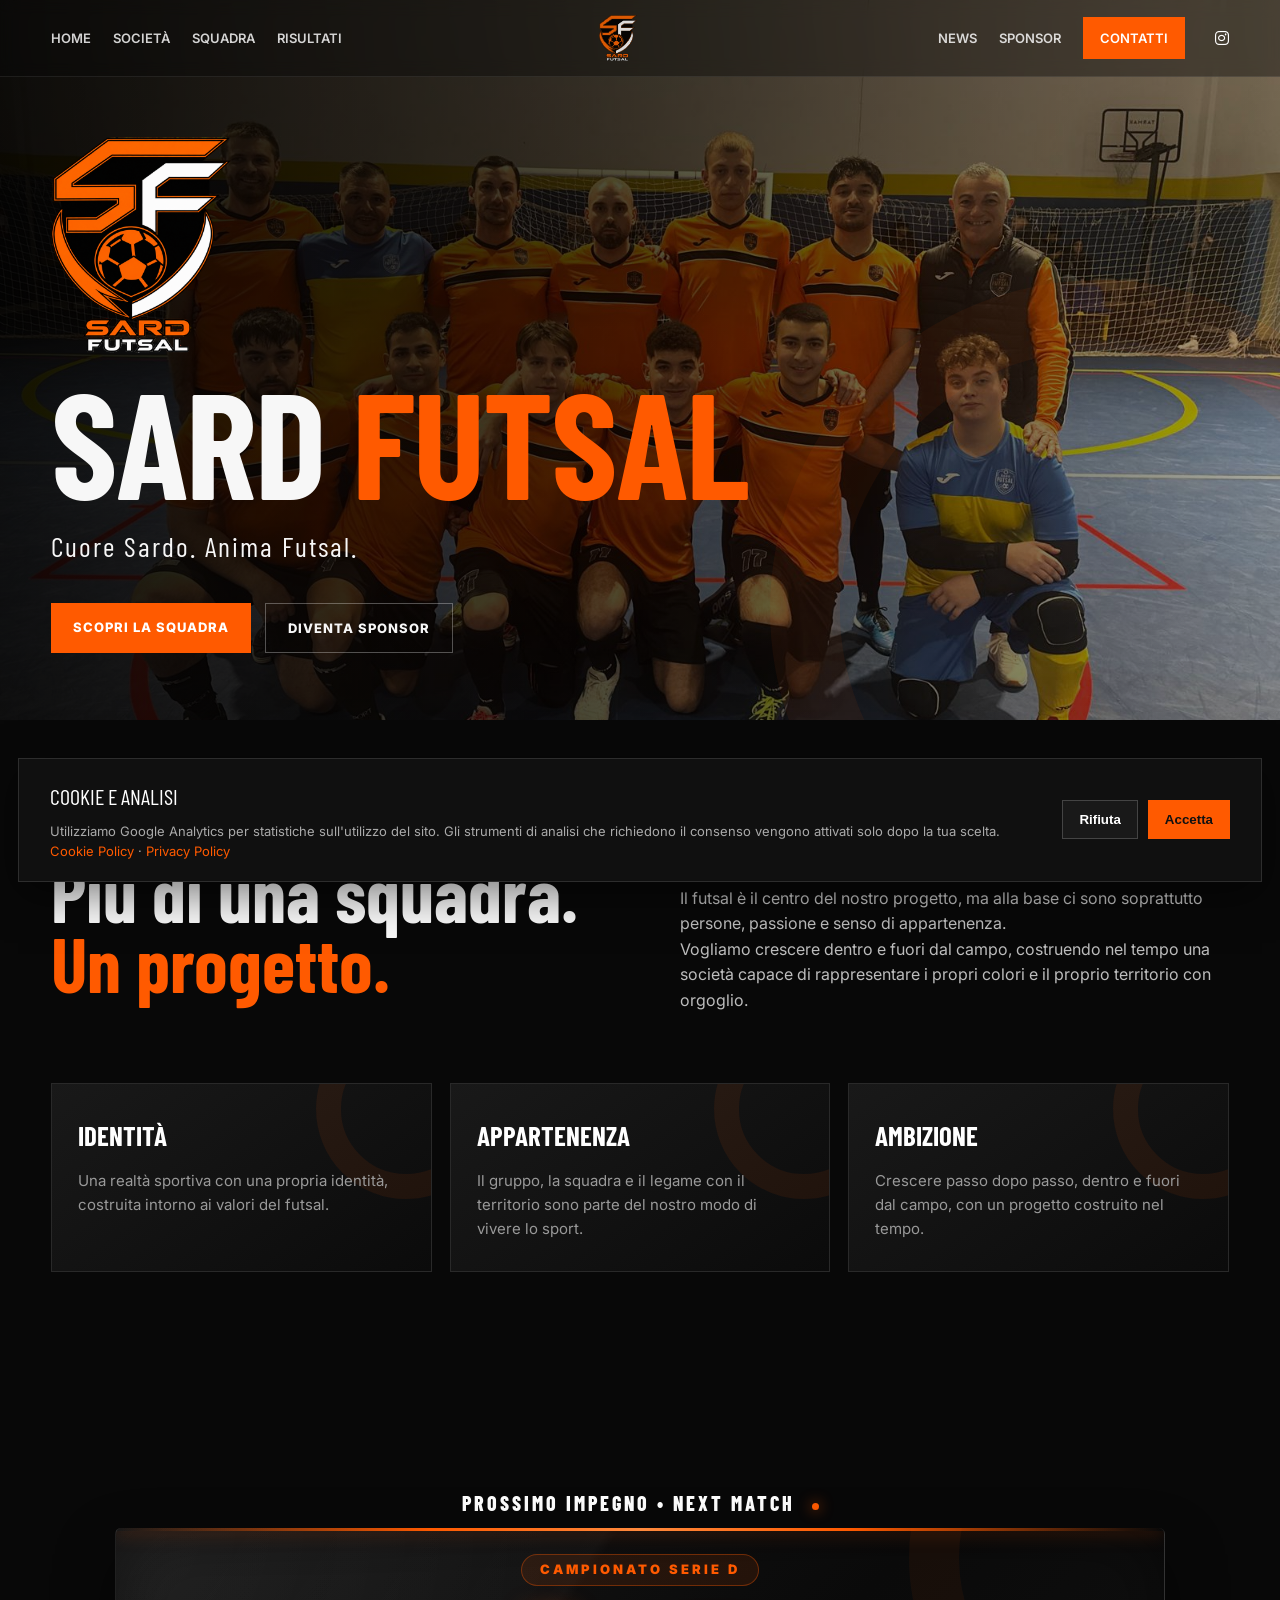
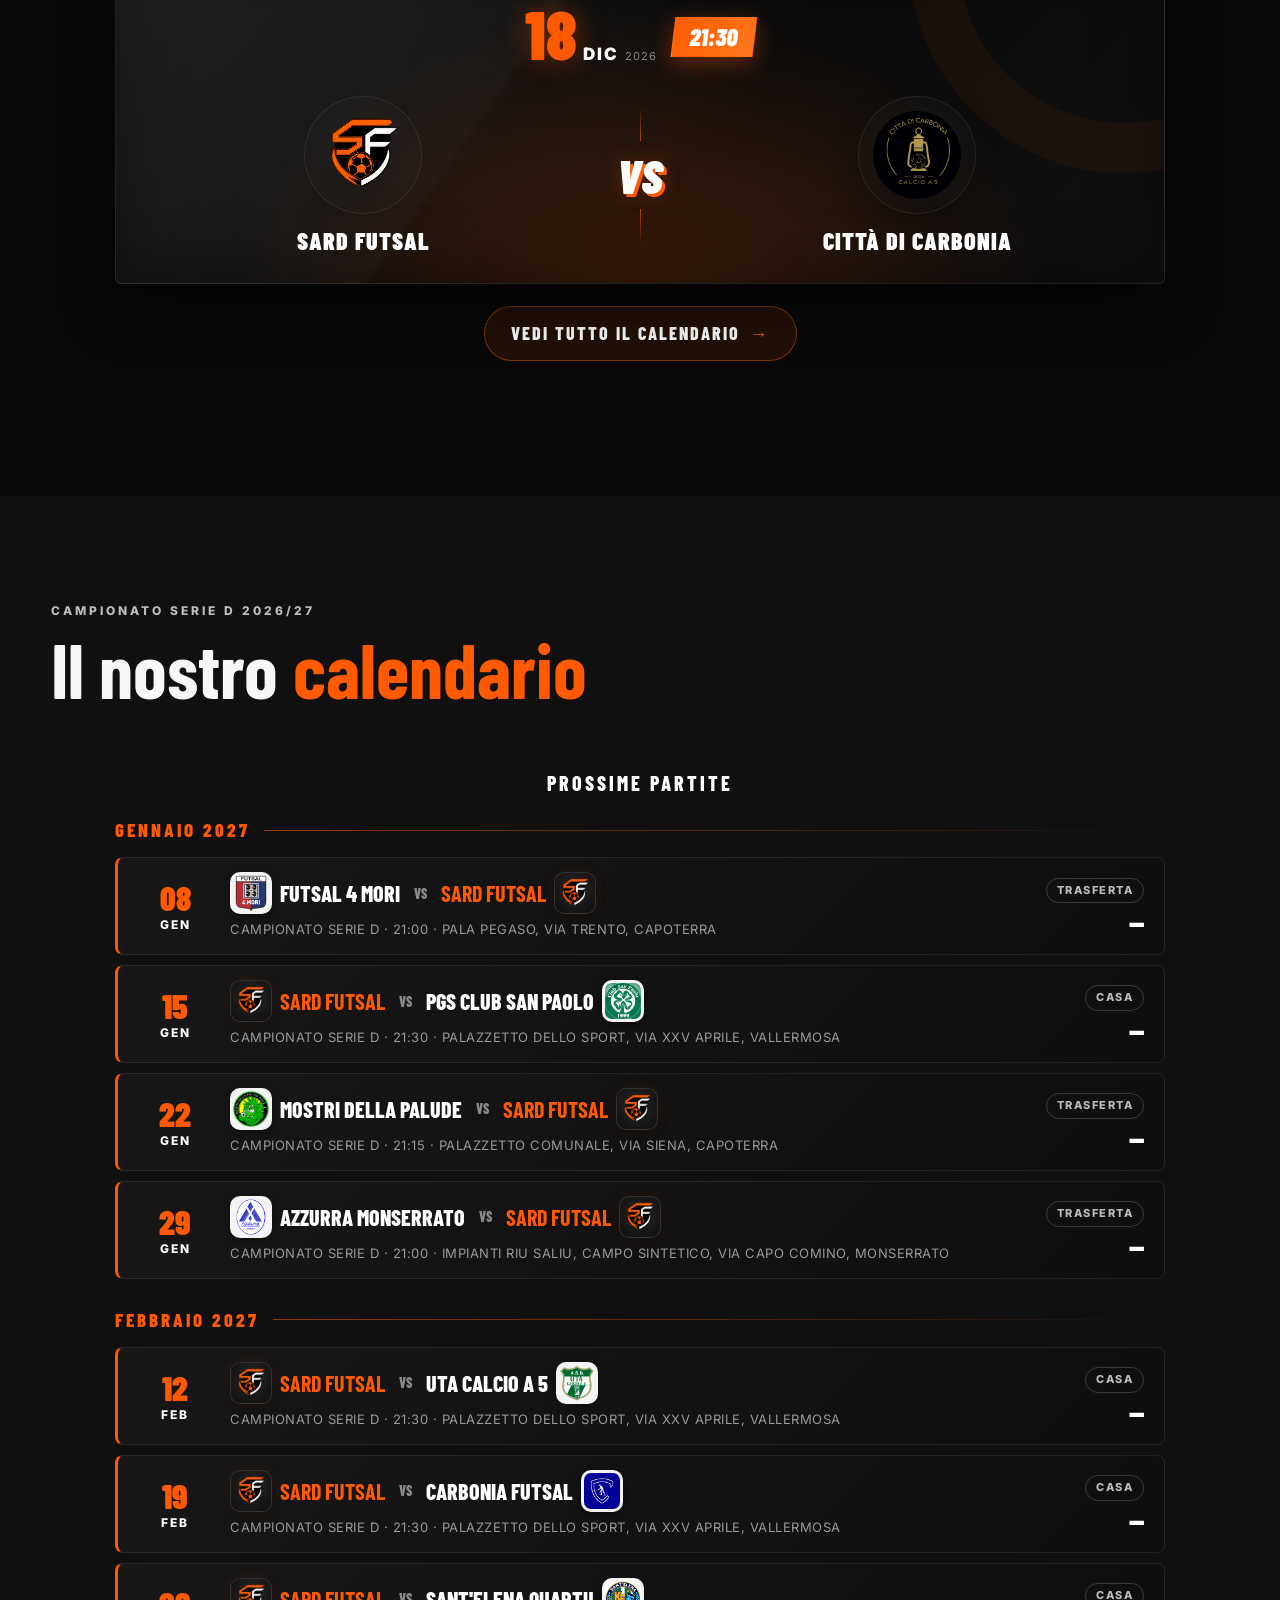
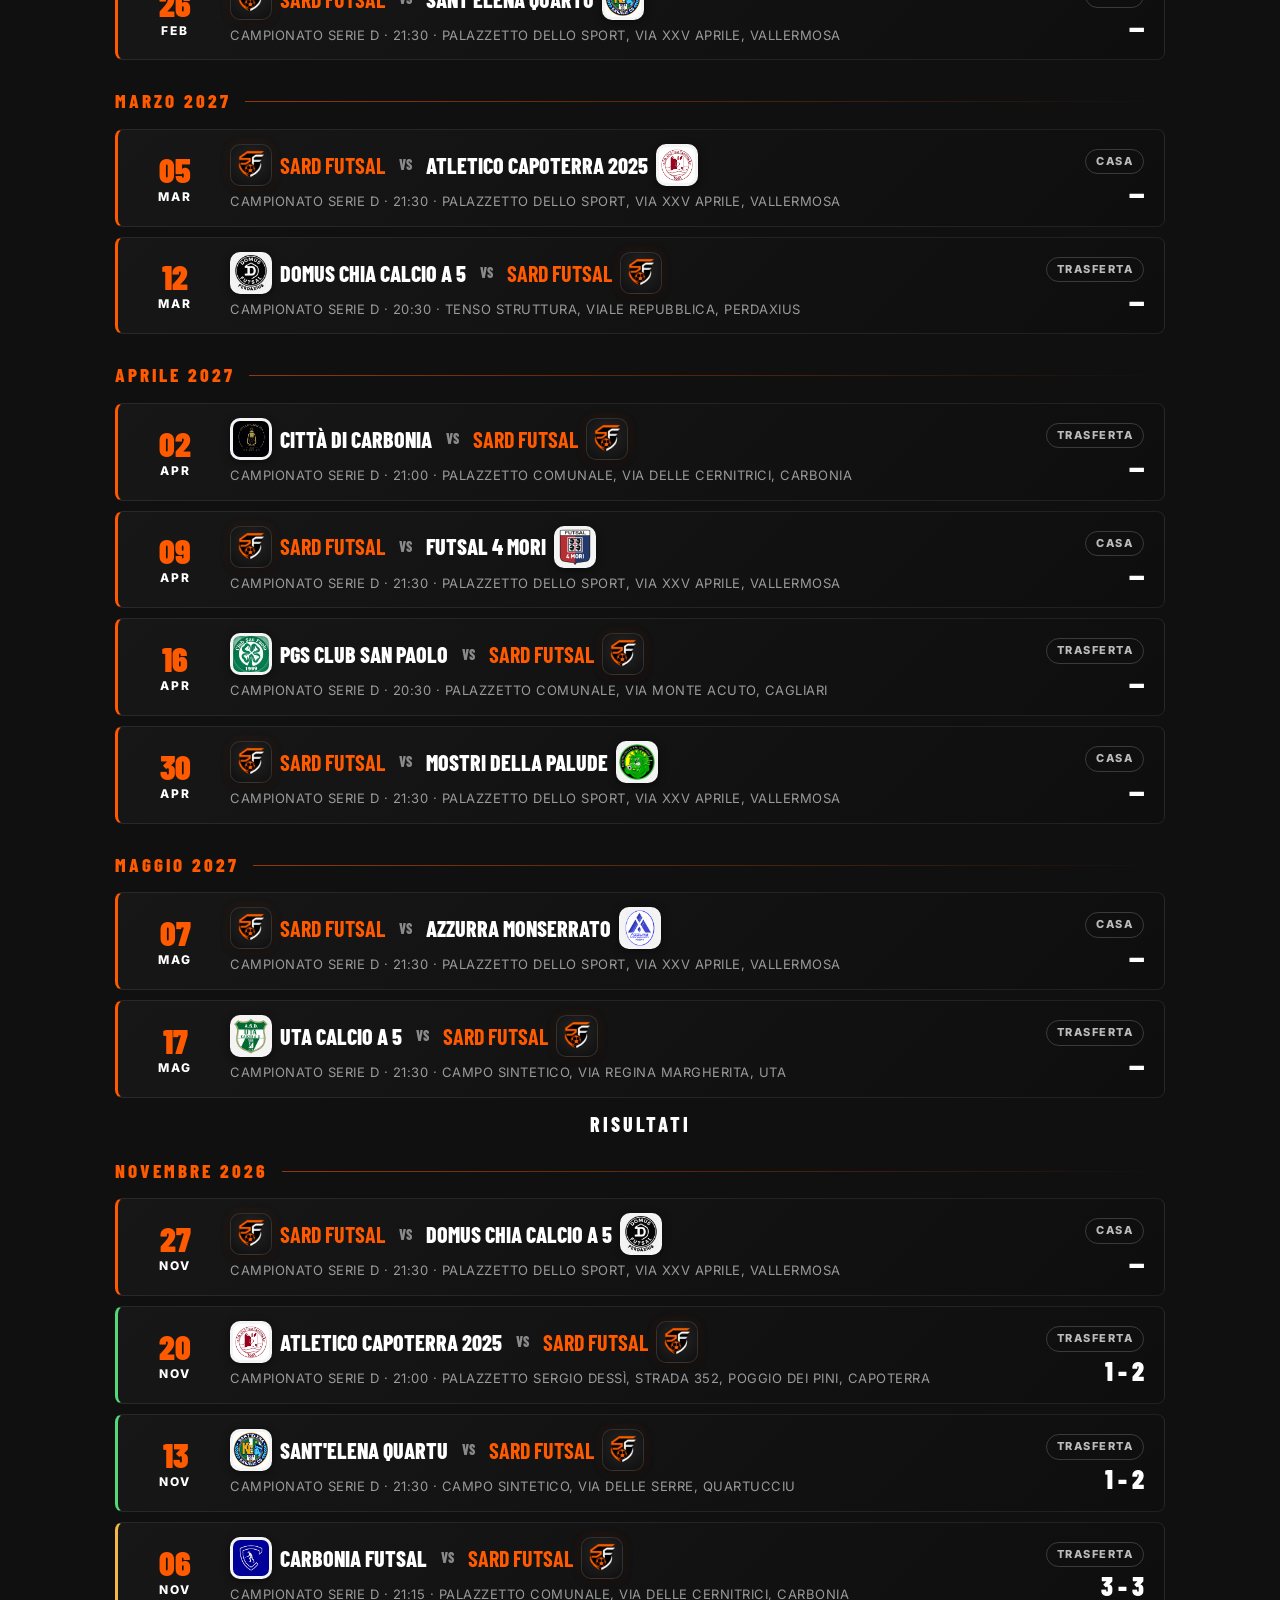
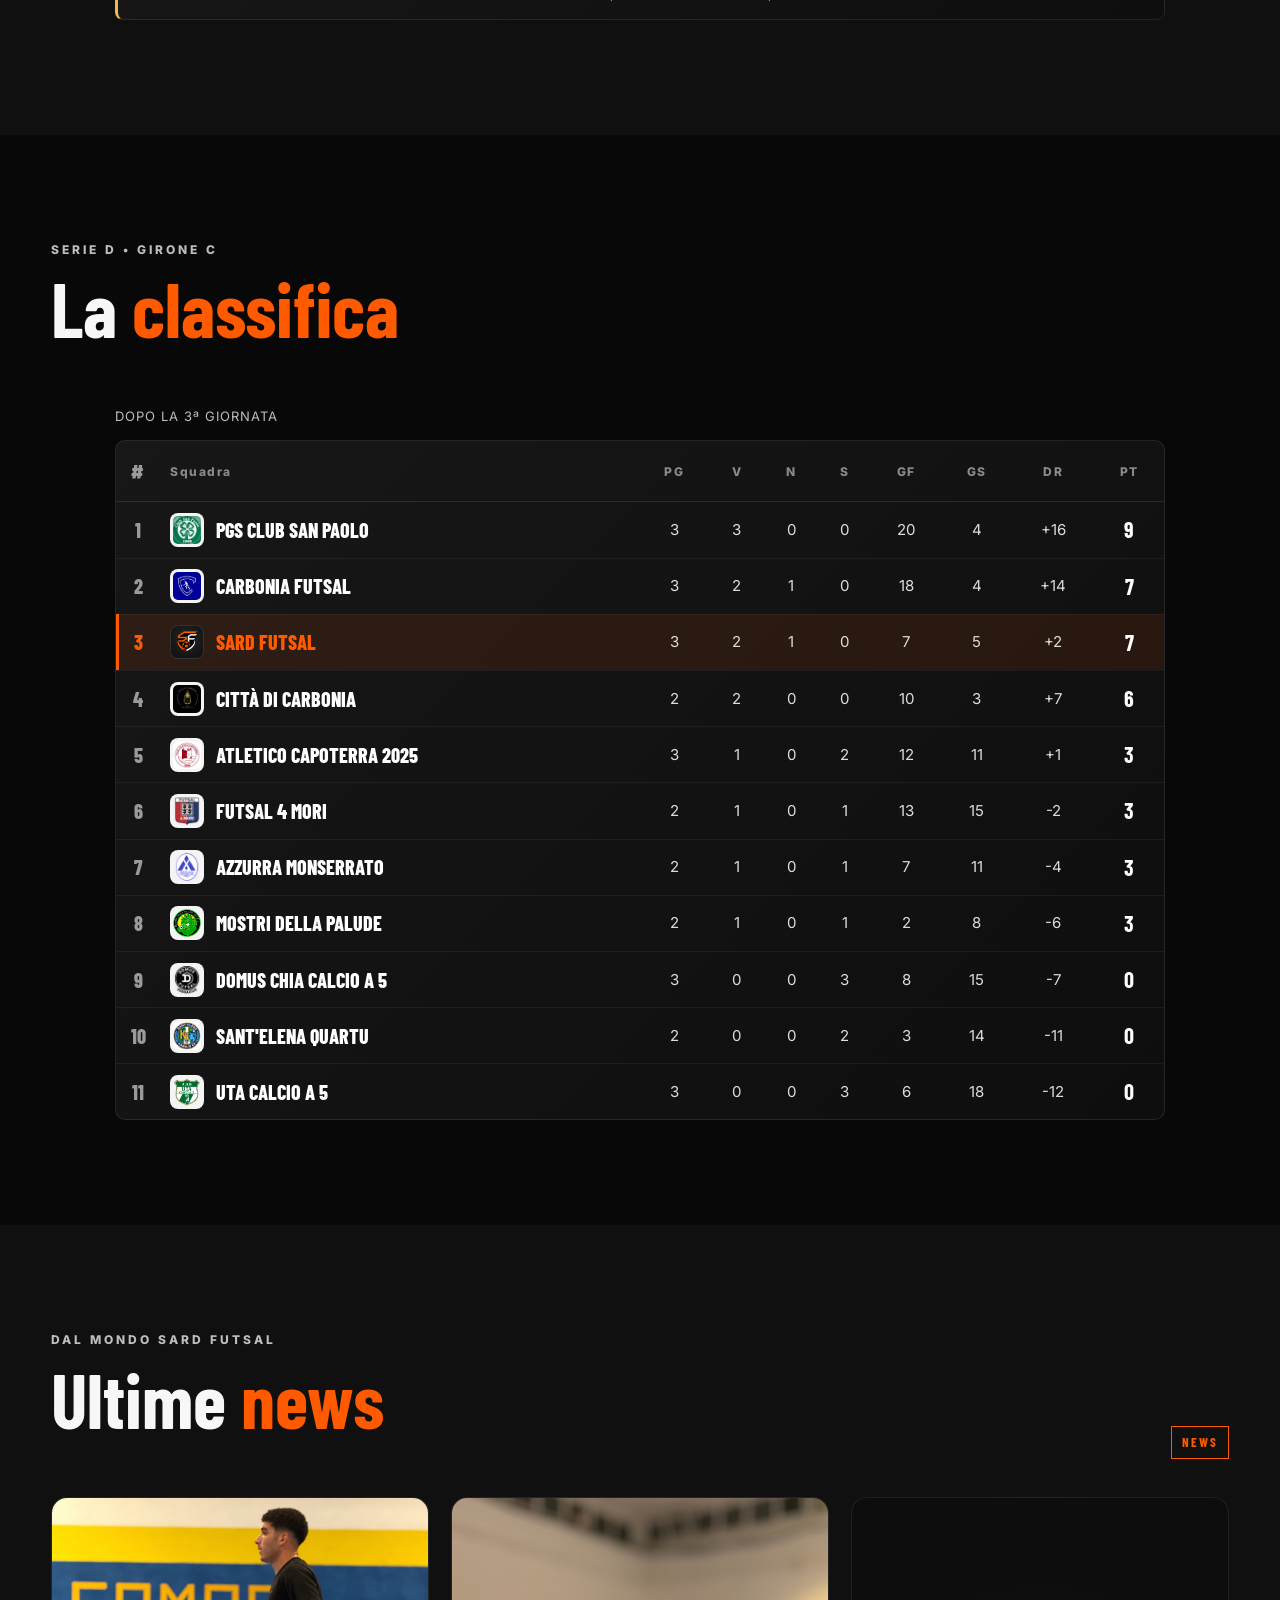
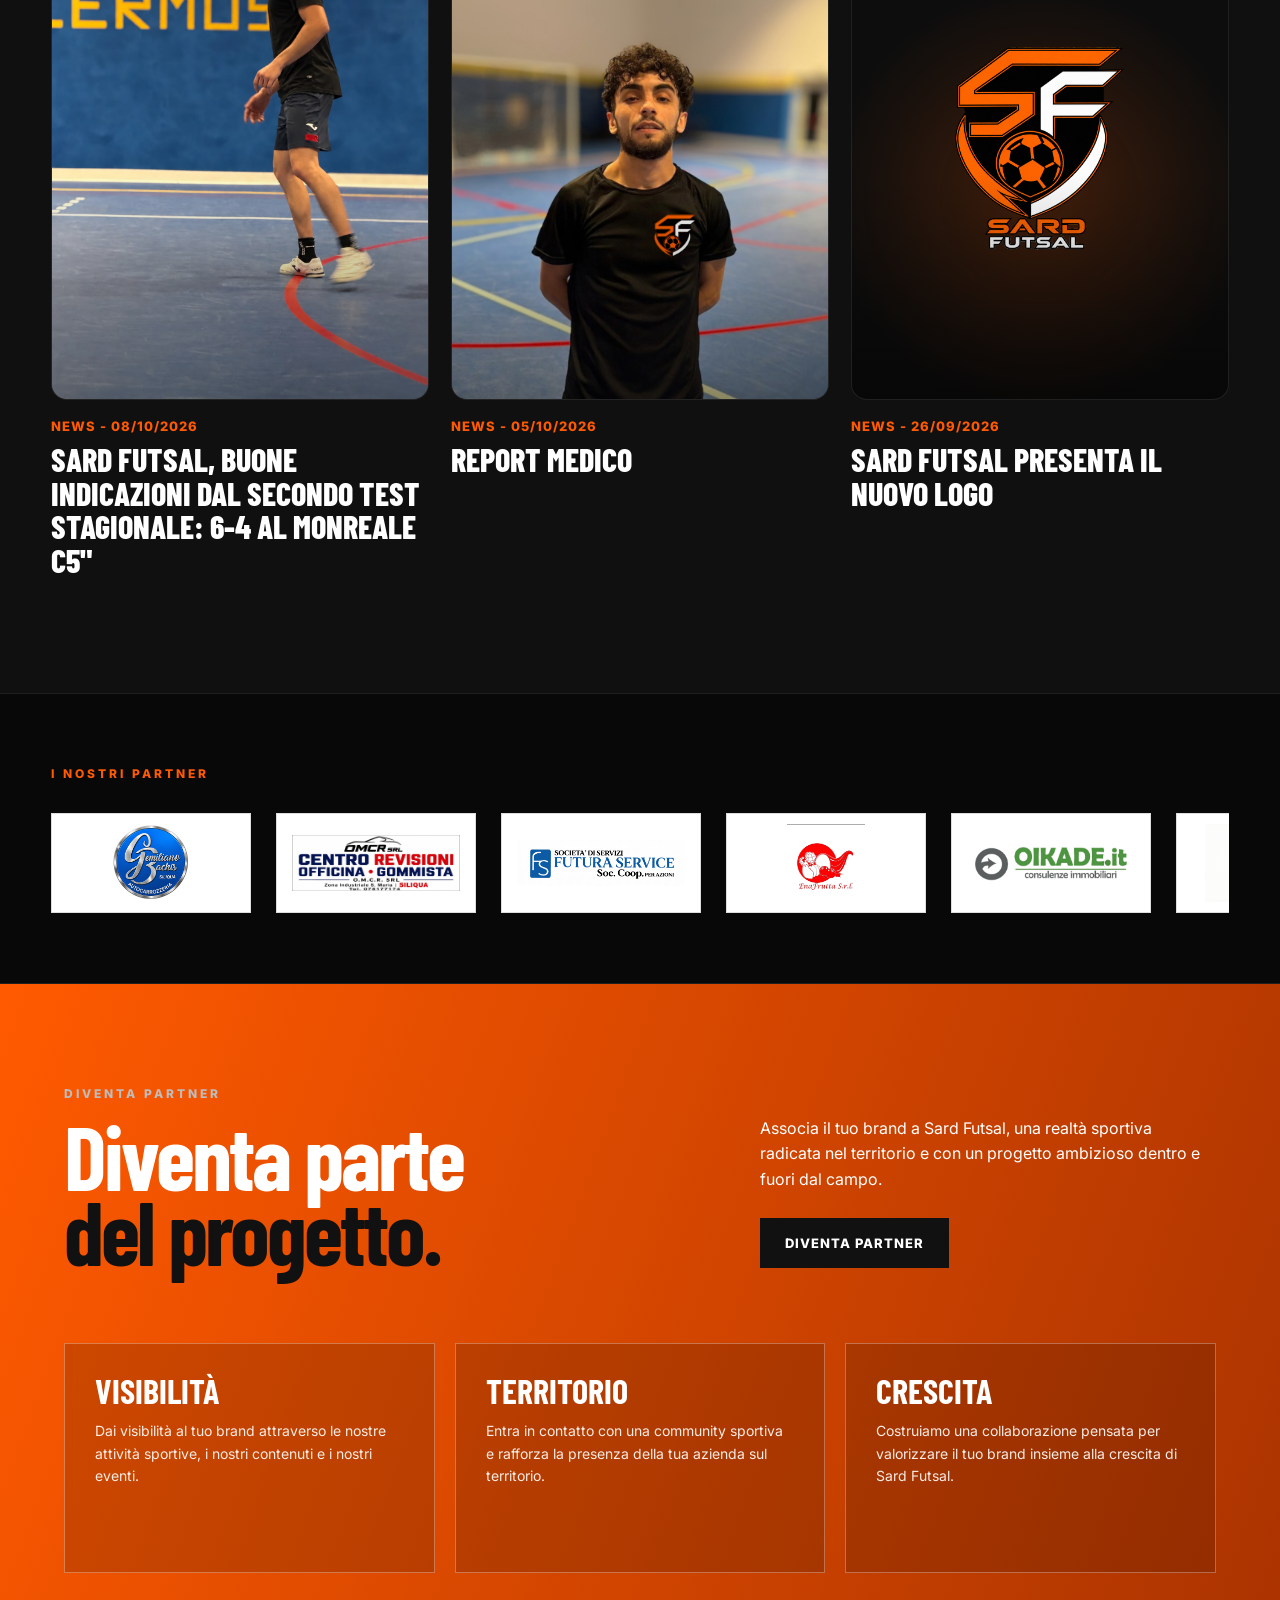
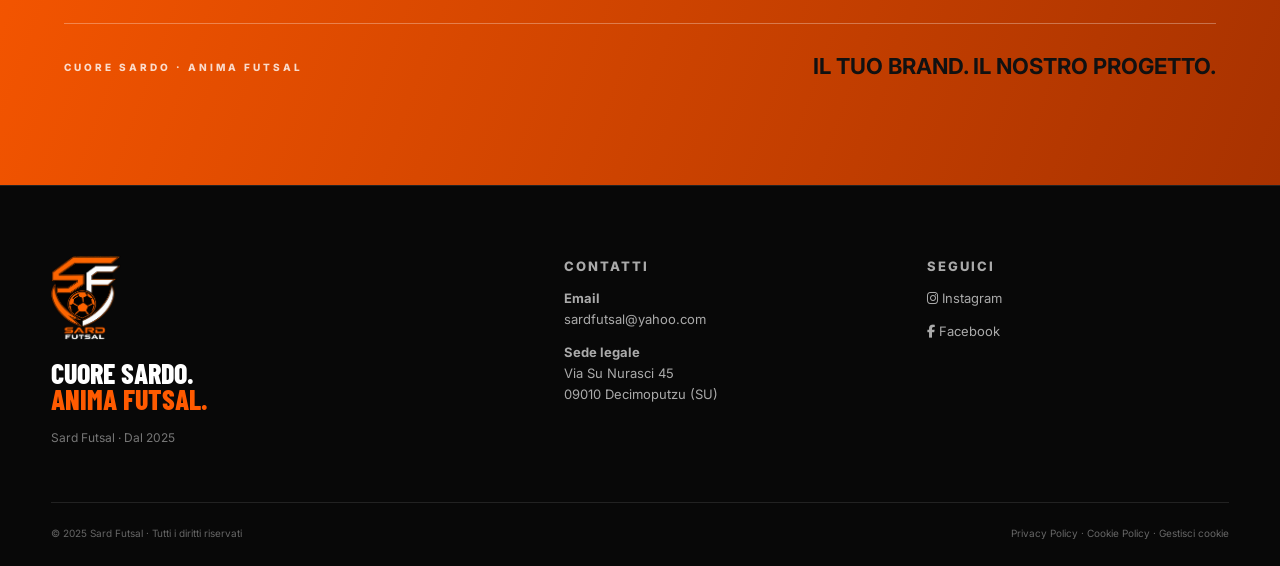
<file: index.html>
<!DOCTYPE html>

<html lang="it">

<head>

 

  <meta charset="UTF-8">

  <meta name="viewport" content="width=device-width, initial-scale=1.0">

  <meta name="description" content="Sard Futsal, società di calcio a 5 di Decimoputzu. Scopri squadra, rosa, partite, risultati, news e tutte le attività del club.">

<title>Sard Futsal | Decimoputzu |Squadra di calcio a 5</title>

 <link rel="icon" type="image/png" href="favicon.png">

<link rel="canonical" href="https://www.sardfutsal.it/">

  <meta property="og:type" content="website">
  <meta property="og:site_name" content="Sard Futsal">
  <meta property="og:title" content="Sard Futsal | Decimoputzu | Squadra di calcio a 5">
  <meta property="og:description" content="Sard Futsal, società di calcio a 5 di Decimoputzu. Scopri squadra, rosa, partite, risultati, news e tutte le attività del club.">
  <meta property="og:image" content="https://www.sardfutsal.it/images/sard-futsal-logo-web.png">
  <meta property="og:url" content="https://www.sardfutsal.it/">
  <meta name="twitter:card" content="summary_large_image">
  <meta name="twitter:title" content="Sard Futsal | Decimoputzu | Squadra di calcio a 5">
  <meta name="twitter:description" content="Sard Futsal, società di calcio a 5 di Decimoputzu. Scopri squadra, rosa, partite, risultati, news e tutte le attività del club.">
  <meta name="twitter:image" content="https://www.sardfutsal.it/images/sard-futsal-logo-web.png">

 <script type="application/ld+json">



{

  "@context": "https://schema.org",

  "@type": "SportsTeam",

  "name": "Sard Futsal",

  "url": "https://www.sardfutsal.it/",

  "sport": "Futsal",

  "description": "Società di calcio a 5 di Decimoputzu, Sardegna.",

  "foundingDate": "2025",

  "address": {

    "@type": "PostalAddress",

    "addressLocality": "Decimoputzu",

    "addressRegion": "Sardegna",

    "addressCountry": "IT"

  }

}

</script>

  <link rel="stylesheet" href="style.css">

    

  <link rel="stylesheet" href="https://cdnjs.cloudflare.com/ajax/libs/font-awesome/6.5.2/css/all.min.css">

 <!-- Google tag (gtag.js) -->

<script async src="https://www.googletagmanager.com/gtag/js?id=G-Z5KLM8DMQ9"></script>

<script>

  window.dataLayer = window.dataLayer || [];

  function gtag(){dataLayer.push(arguments);}

  gtag('js', new Date());



  gtag('config', 'G-Z5KLM8DMQ9');

</script>

</head>

 <script src="script.js"></script>

<body>

<header class="site-header">

  <div class="container nav">

    <button class="menu-toggle" aria-label="Apri menu">☰</button>
      <a class="brand brand-mobile" href="#home"><img class="brand-logo" src="sard-futsal-logo.png" alt="Logo Sard Futsal"><span>SARD FUTSAL</span></a>
      <nav id="main-nav">
        <div class="nav-left">
          <a href="#home">Home</a>
        <a href="societa.html">Società</a>
        <a href="squadra.html">Squadra</a>
        <a href="#risultati">Risultati</a>
        </div>
        <a class="brand brand-desktop" href="#home"><img class="brand-logo" src="sard-futsal-logo.png" alt="Logo Sard Futsal"></a>
        <div class="nav-right">
          <a href="news.html">News</a>
        <a href="#sponsor">Sponsor</a>
        <a class="nav-cta" href="#contatti">Contatti</a>
        </div>
      </nav>
      <a class="nav-icon" href="https://www.instagram.com/sardfutsal" target="_blank" rel="noopener" aria-label="Instagram Sard Futsal"><i class="fa-brands fa-instagram"></i></a>

  </div>

</header>



<main>

<section id="home" class="hero hero-team-photo">

  <div class="hero-overlay"></div>

  <div class="container hero-content">

    <img class="hero-logo" src="sard-futsal-logo.png" alt="Sard Futsal">



    <h1>SARD <span>FUTSAL</span></h1>

    <p class="tagline">Cuore Sardo. Anima Futsal.</p>

    <div class="hero-actions">

      <a class="btn btn-primary" href="squadra.html">Scopri la squadra</a>

      <a class="btn btn-ghost" href="#sponsor">Diventa sponsor</a>

    </div>

  </div>

</section>



<!-- IDENTITÀ -->



<section id="identita" class="section">

  <div class="container">



    <div class="split">



      <div>

        <p class="eyebrow orange">LA NOSTRA IDENTITÀ</p>



        <h2>

          Più di una squadra.<br>

          <span>Un progetto.</span>

        </h2>

      </div>



      <div>

        <p>

          Sard Futsal nasce nel 2025 con l'obiettivo di costruire

          una realtà sportiva riconoscibile, ambiziosa e profondamente

          legata alla Sardegna.

        </p>



        <p>

          Il futsal è il centro del nostro progetto, ma alla base ci sono

          soprattutto persone, passione e senso di appartenenza.

        </p>



        <p>

          Vogliamo crescere dentro e fuori dal campo, costruendo nel tempo

          una società capace di rappresentare i propri colori e il proprio

          territorio con orgoglio.

        </p>

      </div>



    </div>





    <!-- I NOSTRI VALORI -->



  <div class="values-grid">



  <article class="value-card">

    <h3>IDENTITÀ</h3>

    <p>

      Una realtà sportiva con una propria identità,

      costruita intorno ai valori del futsal.

    </p>

  </article>



  <article class="value-card">

    <h3>APPARTENENZA</h3>

    <p>

      Il gruppo, la squadra e il legame con il territorio

      sono parte del nostro modo di vivere lo sport.

    </p>

  </article>



  <article class="value-card">

    <h3>AMBIZIONE</h3>

    <p>

      Crescere passo dopo passo, dentro e fuori dal campo,

      con un progetto costruito nel tempo.

    </p>

  </article>



</div>



  </div>

</section>



  

<!-- RISULTATI E CALENDARIO -->

<section id="risultati" class="section results-section">

 <!-- MATCHES_AUTO_START -->

    <div class="match-card-wrapper is-next-match">

        <div class="match-card-label">
            PROSSIMO IMPEGNO • NEXT MATCH
        </div>

        <article class="match-card">

            <div class="match-main">

                <div class="match-competition">
                    CAMPIONATO SERIE D
                </div>


                <div class="match-date-column">

                    <div class="match-date">

                        <span class="match-date-day">
                            18
                        </span>

                        <span class="match-date-month">
                            DIC
                        </span>

                        <span class="match-date-year">
                            2026
                        </span>

                    </div>

                    <span class="match-date-time">
                        21:30
                    </span>

                </div>


                <div class="match-teams">


                    <div class="match-team">

                        <img src="images/logosardfutsal.png" alt="SARD FUTSAL" class="match-team-logo" loading="lazy">

                        <h3>
                            SARD FUTSAL
                        </h3>

                    </div>


                    <div class="match-vs">

                        <span></span>

                        <div class="match-vs-center">

                            <span class="match-time">
                                VS
                            </span>

                        </div>

                        <span></span>

                    </div>


                    <div class="match-team">

                        <img src="images/logo-citta-di-carbonia.jpg" alt="Città di Carbonia" class="match-team-logo" loading="lazy">

                        <h3>
                            Città di Carbonia
                        </h3>

                    </div>


                </div>


                <div class="match-scorers-row">

                    <div class="match-scorers-home"></div>

                    <div class="match-scorers-spacer">
                    </div>

                    <div class="match-scorers-away"></div>

                </div>


            </div>

        </article>

        <a class="match-calendar-link" href="#calendario">
            VEDI TUTTO IL CALENDARIO <span>&rarr;</span>
        </a>

    </div>
    
<!-- MATCHES_AUTO_END -->

</section>

<!-- CALENDARIO -->

<section id="calendario" class="section calendar-section">

  <div class="container">

    <div class="section-heading">

      <div>

        <p class="eyebrow orange">CAMPIONATO SERIE D 2026/27</p>

        <h2>Il nostro <span>calendario</span></h2>

      </div>

    </div>

<div class="calendar-wrapper">
<!-- CALENDAR_AUTO_START -->
<div class="calendar-block"><div class="calendar-title">PROSSIME PARTITE</div><div class="calendar-month">GENNAIO 2027</div>
        <div class="calendar-row is-upcoming">
            <div class="calendar-date">
                <strong>08</strong>
                <span>GEN</span>
            </div>
            <div class="calendar-info">
                <div class="calendar-teams"><img src="images/logo-futsal-4-mori.png" alt="" class="calendar-logo" loading="lazy"><span>Futsal 4 Mori</span> <em>vs</em> <b>SARD FUTSAL</b><img src="images/logosardfutsal.png" alt="" class="calendar-logo is-sard" loading="lazy"></div>
                <div class="calendar-meta">CAMPIONATO SERIE D · 21:00 · Pala Pegaso, Via Trento, Capoterra</div>
            </div>
            <div class="calendar-side">
                <span class="calendar-tag">TRASFERTA</span>
                <span class="calendar-score">—</span>
            </div>
        </div>
        <div class="calendar-row is-upcoming">
            <div class="calendar-date">
                <strong>15</strong>
                <span>GEN</span>
            </div>
            <div class="calendar-info">
                <div class="calendar-teams"><img src="images/logosardfutsal.png" alt="" class="calendar-logo is-sard" loading="lazy"><b>SARD FUTSAL</b> <em>vs</em> <span>PGS Club San Paolo</span><img src="images/logo-pgs-club-san-paolo.jpg" alt="" class="calendar-logo" loading="lazy"></div>
                <div class="calendar-meta">CAMPIONATO SERIE D · 21:30 · Palazzetto dello Sport, Via XXV Aprile, Vallermosa</div>
            </div>
            <div class="calendar-side">
                <span class="calendar-tag">CASA</span>
                <span class="calendar-score">—</span>
            </div>
        </div>
        <div class="calendar-row is-upcoming">
            <div class="calendar-date">
                <strong>22</strong>
                <span>GEN</span>
            </div>
            <div class="calendar-info">
                <div class="calendar-teams"><img src="images/logo-mostri-della-palude.webp" alt="" class="calendar-logo" loading="lazy"><span>Mostri della Palude</span> <em>vs</em> <b>SARD FUTSAL</b><img src="images/logosardfutsal.png" alt="" class="calendar-logo is-sard" loading="lazy"></div>
                <div class="calendar-meta">CAMPIONATO SERIE D · 21:15 · Palazzetto Comunale, Via Siena, Capoterra</div>
            </div>
            <div class="calendar-side">
                <span class="calendar-tag">TRASFERTA</span>
                <span class="calendar-score">—</span>
            </div>
        </div>
        <div class="calendar-row is-upcoming">
            <div class="calendar-date">
                <strong>29</strong>
                <span>GEN</span>
            </div>
            <div class="calendar-info">
                <div class="calendar-teams"><img src="images/logo-azzurra-monserrato.png" alt="" class="calendar-logo" loading="lazy"><span>Azzurra Monserrato</span> <em>vs</em> <b>SARD FUTSAL</b><img src="images/logosardfutsal.png" alt="" class="calendar-logo is-sard" loading="lazy"></div>
                <div class="calendar-meta">CAMPIONATO SERIE D · 21:00 · Impianti Riu Saliu, Campo Sintetico, Via Capo Comino, Monserrato</div>
            </div>
            <div class="calendar-side">
                <span class="calendar-tag">TRASFERTA</span>
                <span class="calendar-score">—</span>
            </div>
        </div><div class="calendar-month">FEBBRAIO 2027</div>
        <div class="calendar-row is-upcoming">
            <div class="calendar-date">
                <strong>12</strong>
                <span>FEB</span>
            </div>
            <div class="calendar-info">
                <div class="calendar-teams"><img src="images/logosardfutsal.png" alt="" class="calendar-logo is-sard" loading="lazy"><b>SARD FUTSAL</b> <em>vs</em> <span>Uta Calcio a 5</span><img src="images/logo-uta-calcio-a5.png" alt="" class="calendar-logo" loading="lazy"></div>
                <div class="calendar-meta">CAMPIONATO SERIE D · 21:30 · Palazzetto dello Sport, Via XXV Aprile, Vallermosa</div>
            </div>
            <div class="calendar-side">
                <span class="calendar-tag">CASA</span>
                <span class="calendar-score">—</span>
            </div>
        </div>
        <div class="calendar-row is-upcoming">
            <div class="calendar-date">
                <strong>19</strong>
                <span>FEB</span>
            </div>
            <div class="calendar-info">
                <div class="calendar-teams"><img src="images/logosardfutsal.png" alt="" class="calendar-logo is-sard" loading="lazy"><b>SARD FUTSAL</b> <em>vs</em> <span>Carbonia Futsal</span><img src="images/logo-carbonia-futsal.jpg" alt="" class="calendar-logo" loading="lazy"></div>
                <div class="calendar-meta">CAMPIONATO SERIE D · 21:30 · Palazzetto dello Sport, Via XXV Aprile, Vallermosa</div>
            </div>
            <div class="calendar-side">
                <span class="calendar-tag">CASA</span>
                <span class="calendar-score">—</span>
            </div>
        </div>
        <div class="calendar-row is-upcoming">
            <div class="calendar-date">
                <strong>26</strong>
                <span>FEB</span>
            </div>
            <div class="calendar-info">
                <div class="calendar-teams"><img src="images/logosardfutsal.png" alt="" class="calendar-logo is-sard" loading="lazy"><b>SARD FUTSAL</b> <em>vs</em> <span>Sant&#x27;Elena Quartu</span><img src="images/logo-sant-elena-quartu.jpg" alt="" class="calendar-logo" loading="lazy"></div>
                <div class="calendar-meta">CAMPIONATO SERIE D · 21:30 · Palazzetto dello Sport, Via XXV Aprile, Vallermosa</div>
            </div>
            <div class="calendar-side">
                <span class="calendar-tag">CASA</span>
                <span class="calendar-score">—</span>
            </div>
        </div><div class="calendar-month">MARZO 2027</div>
        <div class="calendar-row is-upcoming">
            <div class="calendar-date">
                <strong>05</strong>
                <span>MAR</span>
            </div>
            <div class="calendar-info">
                <div class="calendar-teams"><img src="images/logosardfutsal.png" alt="" class="calendar-logo is-sard" loading="lazy"><b>SARD FUTSAL</b> <em>vs</em> <span>Atletico Capoterra 2025</span><img src="images/logo-atletico-capoterra.jpg" alt="" class="calendar-logo" loading="lazy"></div>
                <div class="calendar-meta">CAMPIONATO SERIE D · 21:30 · Palazzetto dello Sport, Via XXV Aprile, Vallermosa</div>
            </div>
            <div class="calendar-side">
                <span class="calendar-tag">CASA</span>
                <span class="calendar-score">—</span>
            </div>
        </div>
        <div class="calendar-row is-upcoming">
            <div class="calendar-date">
                <strong>12</strong>
                <span>MAR</span>
            </div>
            <div class="calendar-info">
                <div class="calendar-teams"><img src="images/logo-domus-chia.png" alt="" class="calendar-logo" loading="lazy"><span>Domus Chia Calcio a 5</span> <em>vs</em> <b>SARD FUTSAL</b><img src="images/logosardfutsal.png" alt="" class="calendar-logo is-sard" loading="lazy"></div>
                <div class="calendar-meta">CAMPIONATO SERIE D · 20:30 · Tenso Struttura, Viale Repubblica, Perdaxius</div>
            </div>
            <div class="calendar-side">
                <span class="calendar-tag">TRASFERTA</span>
                <span class="calendar-score">—</span>
            </div>
        </div><div class="calendar-month">APRILE 2027</div>
        <div class="calendar-row is-upcoming">
            <div class="calendar-date">
                <strong>02</strong>
                <span>APR</span>
            </div>
            <div class="calendar-info">
                <div class="calendar-teams"><img src="images/logo-citta-di-carbonia.jpg" alt="" class="calendar-logo" loading="lazy"><span>Città di Carbonia</span> <em>vs</em> <b>SARD FUTSAL</b><img src="images/logosardfutsal.png" alt="" class="calendar-logo is-sard" loading="lazy"></div>
                <div class="calendar-meta">CAMPIONATO SERIE D · 21:00 · Palazzetto Comunale, Via delle Cernitrici, Carbonia</div>
            </div>
            <div class="calendar-side">
                <span class="calendar-tag">TRASFERTA</span>
                <span class="calendar-score">—</span>
            </div>
        </div>
        <div class="calendar-row is-upcoming">
            <div class="calendar-date">
                <strong>09</strong>
                <span>APR</span>
            </div>
            <div class="calendar-info">
                <div class="calendar-teams"><img src="images/logosardfutsal.png" alt="" class="calendar-logo is-sard" loading="lazy"><b>SARD FUTSAL</b> <em>vs</em> <span>Futsal 4 Mori</span><img src="images/logo-futsal-4-mori.png" alt="" class="calendar-logo" loading="lazy"></div>
                <div class="calendar-meta">CAMPIONATO SERIE D · 21:30 · Palazzetto dello Sport, Via XXV Aprile, Vallermosa</div>
            </div>
            <div class="calendar-side">
                <span class="calendar-tag">CASA</span>
                <span class="calendar-score">—</span>
            </div>
        </div>
        <div class="calendar-row is-upcoming">
            <div class="calendar-date">
                <strong>16</strong>
                <span>APR</span>
            </div>
            <div class="calendar-info">
                <div class="calendar-teams"><img src="images/logo-pgs-club-san-paolo.jpg" alt="" class="calendar-logo" loading="lazy"><span>PGS Club San Paolo</span> <em>vs</em> <b>SARD FUTSAL</b><img src="images/logosardfutsal.png" alt="" class="calendar-logo is-sard" loading="lazy"></div>
                <div class="calendar-meta">CAMPIONATO SERIE D · 20:30 · Palazzetto Comunale, Via Monte Acuto, Cagliari</div>
            </div>
            <div class="calendar-side">
                <span class="calendar-tag">TRASFERTA</span>
                <span class="calendar-score">—</span>
            </div>
        </div>
        <div class="calendar-row is-upcoming">
            <div class="calendar-date">
                <strong>30</strong>
                <span>APR</span>
            </div>
            <div class="calendar-info">
                <div class="calendar-teams"><img src="images/logosardfutsal.png" alt="" class="calendar-logo is-sard" loading="lazy"><b>SARD FUTSAL</b> <em>vs</em> <span>Mostri della Palude</span><img src="images/logo-mostri-della-palude.webp" alt="" class="calendar-logo" loading="lazy"></div>
                <div class="calendar-meta">CAMPIONATO SERIE D · 21:30 · Palazzetto dello Sport, Via XXV Aprile, Vallermosa</div>
            </div>
            <div class="calendar-side">
                <span class="calendar-tag">CASA</span>
                <span class="calendar-score">—</span>
            </div>
        </div><div class="calendar-month">MAGGIO 2027</div>
        <div class="calendar-row is-upcoming">
            <div class="calendar-date">
                <strong>07</strong>
                <span>MAG</span>
            </div>
            <div class="calendar-info">
                <div class="calendar-teams"><img src="images/logosardfutsal.png" alt="" class="calendar-logo is-sard" loading="lazy"><b>SARD FUTSAL</b> <em>vs</em> <span>Azzurra Monserrato</span><img src="images/logo-azzurra-monserrato.png" alt="" class="calendar-logo" loading="lazy"></div>
                <div class="calendar-meta">CAMPIONATO SERIE D · 21:30 · Palazzetto dello Sport, Via XXV Aprile, Vallermosa</div>
            </div>
            <div class="calendar-side">
                <span class="calendar-tag">CASA</span>
                <span class="calendar-score">—</span>
            </div>
        </div>
        <div class="calendar-row is-upcoming">
            <div class="calendar-date">
                <strong>17</strong>
                <span>MAG</span>
            </div>
            <div class="calendar-info">
                <div class="calendar-teams"><img src="images/logo-uta-calcio-a5.png" alt="" class="calendar-logo" loading="lazy"><span>Uta Calcio a 5</span> <em>vs</em> <b>SARD FUTSAL</b><img src="images/logosardfutsal.png" alt="" class="calendar-logo is-sard" loading="lazy"></div>
                <div class="calendar-meta">CAMPIONATO SERIE D · 21:30 · Campo Sintetico, Via Regina Margherita, Uta</div>
            </div>
            <div class="calendar-side">
                <span class="calendar-tag">TRASFERTA</span>
                <span class="calendar-score">—</span>
            </div>
        </div>
    </div><div class="calendar-block"><div class="calendar-title">RISULTATI</div><div class="calendar-month">NOVEMBRE 2026</div>
        <div class="calendar-row is-upcoming">
            <div class="calendar-date">
                <strong>27</strong>
                <span>NOV</span>
            </div>
            <div class="calendar-info">
                <div class="calendar-teams"><img src="images/logosardfutsal.png" alt="" class="calendar-logo is-sard" loading="lazy"><b>SARD FUTSAL</b> <em>vs</em> <span>Domus Chia Calcio a 5</span><img src="images/logo-domus-chia.png" alt="" class="calendar-logo" loading="lazy"></div>
                <div class="calendar-meta">CAMPIONATO SERIE D · 21:30 · Palazzetto dello Sport, Via XXV Aprile, Vallermosa</div>
            </div>
            <div class="calendar-side">
                <span class="calendar-tag">CASA</span>
                <span class="calendar-score">—</span>
            </div>
        </div>
        <div class="calendar-row is-win">
            <div class="calendar-date">
                <strong>20</strong>
                <span>NOV</span>
            </div>
            <div class="calendar-info">
                <div class="calendar-teams"><img src="images/logo-atletico-capoterra.jpg" alt="" class="calendar-logo" loading="lazy"><span>Atletico Capoterra 2025</span> <em>vs</em> <b>SARD FUTSAL</b><img src="images/logosardfutsal.png" alt="" class="calendar-logo is-sard" loading="lazy"></div>
                <div class="calendar-meta">CAMPIONATO SERIE D · 21:00 · Palazzetto Sergio Dessì, Strada 352, Poggio dei Pini, Capoterra</div>
            </div>
            <div class="calendar-side">
                <span class="calendar-tag">TRASFERTA</span>
                <span class="calendar-score">1 - 2</span>
            </div>
        </div>
        <div class="calendar-row is-win">
            <div class="calendar-date">
                <strong>13</strong>
                <span>NOV</span>
            </div>
            <div class="calendar-info">
                <div class="calendar-teams"><img src="images/logo-sant-elena-quartu.jpg" alt="" class="calendar-logo" loading="lazy"><span>Sant&#x27;Elena Quartu</span> <em>vs</em> <b>SARD FUTSAL</b><img src="images/logosardfutsal.png" alt="" class="calendar-logo is-sard" loading="lazy"></div>
                <div class="calendar-meta">CAMPIONATO SERIE D · 21:30 · Campo Sintetico, Via delle Serre, Quartucciu</div>
            </div>
            <div class="calendar-side">
                <span class="calendar-tag">TRASFERTA</span>
                <span class="calendar-score">1 - 2</span>
            </div>
        </div>
        <div class="calendar-row is-draw">
            <div class="calendar-date">
                <strong>06</strong>
                <span>NOV</span>
            </div>
            <div class="calendar-info">
                <div class="calendar-teams"><img src="images/logo-carbonia-futsal.jpg" alt="" class="calendar-logo" loading="lazy"><span>Carbonia Futsal</span> <em>vs</em> <b>SARD FUTSAL</b><img src="images/logosardfutsal.png" alt="" class="calendar-logo is-sard" loading="lazy"></div>
                <div class="calendar-meta">CAMPIONATO SERIE D · 21:15 · Palazzetto Comunale, Via delle Cernitrici, Carbonia</div>
            </div>
            <div class="calendar-side">
                <span class="calendar-tag">TRASFERTA</span>
                <span class="calendar-score">3 - 3</span>
            </div>
        </div>
    </div>
<!-- CALENDAR_AUTO_END -->
</div>

  </div>

</section>

<!-- CLASSIFICA -->

<section id="classifica" class="section standings-section">

  <div class="container">

    <div class="section-heading">

      <div>

        <p class="eyebrow orange">SERIE D • GIRONE C</p>

        <h2>La <span>classifica</span></h2>

      </div>

    </div>

    <div class="standings-wrapper">
        <!-- STANDINGS_AUTO_START -->
<p class="standings-note">Dopo la 3ª giornata</p>
        <div class="standings-scroll">
          <table class="standings">
            <thead>
              <tr>
                <th class="pos">#</th>
                <th class="team">Squadra</th>
                <th title="Partite giocate">PG</th>
                <th class="opt" title="Vittorie">V</th>
                <th class="opt" title="Pareggi">N</th>
                <th class="opt" title="Sconfitte">S</th>
                <th class="opt" title="Gol fatti">GF</th>
                <th class="opt" title="Gol subiti">GS</th>
                <th title="Differenza reti">DR</th>
                <th class="pts" title="Punti">PT</th>
              </tr>
            </thead>
            <tbody>
            <tr class="">
              <td class="pos">1</td>
              <td class="team"><div class="standings-team"><img src="images/logo-pgs-club-san-paolo.jpg" alt="" class="standings-logo" loading="lazy"><span>PGS Club San Paolo</span></div></td>
              <td>3</td>
              <td class="opt">3</td>
              <td class="opt">0</td>
              <td class="opt">0</td>
              <td class="opt">20</td>
              <td class="opt">4</td>
              <td>+16</td>
              <td class="pts"><strong>9</strong></td>
            </tr>
            <tr class="">
              <td class="pos">2</td>
              <td class="team"><div class="standings-team"><img src="images/logo-carbonia-futsal.jpg" alt="" class="standings-logo" loading="lazy"><span>Carbonia Futsal</span></div></td>
              <td>3</td>
              <td class="opt">2</td>
              <td class="opt">1</td>
              <td class="opt">0</td>
              <td class="opt">18</td>
              <td class="opt">4</td>
              <td>+14</td>
              <td class="pts"><strong>7</strong></td>
            </tr>
            <tr class="is-sard">
              <td class="pos">3</td>
              <td class="team"><div class="standings-team"><img src="images/logosardfutsal.png" alt="" class="standings-logo is-sard" loading="lazy"><span>Sard Futsal</span></div></td>
              <td>3</td>
              <td class="opt">2</td>
              <td class="opt">1</td>
              <td class="opt">0</td>
              <td class="opt">7</td>
              <td class="opt">5</td>
              <td>+2</td>
              <td class="pts"><strong>7</strong></td>
            </tr>
            <tr class="">
              <td class="pos">4</td>
              <td class="team"><div class="standings-team"><img src="images/logo-citta-di-carbonia.jpg" alt="" class="standings-logo" loading="lazy"><span>Città di Carbonia</span></div></td>
              <td>2</td>
              <td class="opt">2</td>
              <td class="opt">0</td>
              <td class="opt">0</td>
              <td class="opt">10</td>
              <td class="opt">3</td>
              <td>+7</td>
              <td class="pts"><strong>6</strong></td>
            </tr>
            <tr class="">
              <td class="pos">5</td>
              <td class="team"><div class="standings-team"><img src="images/logo-atletico-capoterra.jpg" alt="" class="standings-logo" loading="lazy"><span>Atletico Capoterra 2025</span></div></td>
              <td>3</td>
              <td class="opt">1</td>
              <td class="opt">0</td>
              <td class="opt">2</td>
              <td class="opt">12</td>
              <td class="opt">11</td>
              <td>+1</td>
              <td class="pts"><strong>3</strong></td>
            </tr>
            <tr class="">
              <td class="pos">6</td>
              <td class="team"><div class="standings-team"><img src="images/logo-futsal-4-mori.png" alt="" class="standings-logo" loading="lazy"><span>Futsal 4 Mori</span></div></td>
              <td>2</td>
              <td class="opt">1</td>
              <td class="opt">0</td>
              <td class="opt">1</td>
              <td class="opt">13</td>
              <td class="opt">15</td>
              <td>-2</td>
              <td class="pts"><strong>3</strong></td>
            </tr>
            <tr class="">
              <td class="pos">7</td>
              <td class="team"><div class="standings-team"><img src="images/logo-azzurra-monserrato.png" alt="" class="standings-logo" loading="lazy"><span>Azzurra Monserrato</span></div></td>
              <td>2</td>
              <td class="opt">1</td>
              <td class="opt">0</td>
              <td class="opt">1</td>
              <td class="opt">7</td>
              <td class="opt">11</td>
              <td>-4</td>
              <td class="pts"><strong>3</strong></td>
            </tr>
            <tr class="">
              <td class="pos">8</td>
              <td class="team"><div class="standings-team"><img src="images/logo-mostri-della-palude.webp" alt="" class="standings-logo" loading="lazy"><span>Mostri della Palude</span></div></td>
              <td>2</td>
              <td class="opt">1</td>
              <td class="opt">0</td>
              <td class="opt">1</td>
              <td class="opt">2</td>
              <td class="opt">8</td>
              <td>-6</td>
              <td class="pts"><strong>3</strong></td>
            </tr>
            <tr class="">
              <td class="pos">9</td>
              <td class="team"><div class="standings-team"><img src="images/logo-domus-chia.png" alt="" class="standings-logo" loading="lazy"><span>Domus Chia Calcio a 5</span></div></td>
              <td>3</td>
              <td class="opt">0</td>
              <td class="opt">0</td>
              <td class="opt">3</td>
              <td class="opt">8</td>
              <td class="opt">15</td>
              <td>-7</td>
              <td class="pts"><strong>0</strong></td>
            </tr>
            <tr class="">
              <td class="pos">10</td>
              <td class="team"><div class="standings-team"><img src="images/logo-sant-elena-quartu.jpg" alt="" class="standings-logo" loading="lazy"><span>Sant&#x27;Elena Quartu</span></div></td>
              <td>2</td>
              <td class="opt">0</td>
              <td class="opt">0</td>
              <td class="opt">2</td>
              <td class="opt">3</td>
              <td class="opt">14</td>
              <td>-11</td>
              <td class="pts"><strong>0</strong></td>
            </tr>
            <tr class="">
              <td class="pos">11</td>
              <td class="team"><div class="standings-team"><img src="images/logo-uta-calcio-a5.png" alt="" class="standings-logo" loading="lazy"><span>Uta Calcio a 5</span></div></td>
              <td>3</td>
              <td class="opt">0</td>
              <td class="opt">0</td>
              <td class="opt">3</td>
              <td class="opt">6</td>
              <td class="opt">18</td>
              <td>-12</td>
              <td class="pts"><strong>0</strong></td>
            </tr>
            </tbody>
          </table>
        </div>
        <!-- STANDINGS_AUTO_END -->
    </div>

  </div>

</section>



 <section id="news" class="section dark-section">

  <div class="container">



    <div class="section-heading">

      <div>

        <p class="eyebrow orange">DAL MONDO SARD FUTSAL</p>

        <h2>Ultime <span>news</span></h2>

      </div>



      <span class="news-status">NEWS</span>

    </div>



    <div class="news-grid" id="home-news">

      <p>Caricamento ultime news...</p>

    </div>



  </div>

</section>

  <!-- =========================

     I NOSTRI PARTNER

========================= -->

<!-- PARTNER - SOLO DESKTOP -->



<section id="partners-mobile-hide" class="partners-section">



  <div class="container">



    <p class="eyebrow orange">I NOSTRI PARTNER</p>



    <div class="partners-slider">



      <div class="partners-track">
<!-- SPONSORS_AUTO_START -->

        <div class="partner-logo">
          <img src="images/logoBachisNew.png" alt="Gemiliano Bachis">
        </div>

        <div class="partner-logo">
          <img src="images/WhatsApp Image 2026-09-29 at 15.24.45.jpeg" alt="OMCR">
        </div>

        <div class="partner-logo">
          <img src="images/logo Futura_DEF_page-0001.jpg" alt="FUTURA SERVICE">
        </div>

        <div class="partner-logo">
          <img src="images/logoenafrutta.jpeg" alt="ENA FRUTTA SRL">
        </div>

        <div class="partner-logo">
          <a href="https://www.oikade.it/" target="_blank" rel="noopener"><img src="images/logooikade.png" alt="Oikade"></a>
        </div>

        <div class="partner-logo">
          <img src="images/logofilippo.png" alt="FilippoEna">
        </div>

        <div class="partner-logo">
          <img src="images/LogoOrtofrutticolaCampidano.png" alt="Ortofrutticola Campidano">
        </div>

        <div class="partner-logo">
          <img src="images/logoBachisNew.png" alt="Gemiliano Bachis">
        </div>

        <div class="partner-logo">
          <img src="images/WhatsApp Image 2026-09-29 at 15.24.45.jpeg" alt="OMCR">
        </div>

        <div class="partner-logo">
          <img src="images/logo Futura_DEF_page-0001.jpg" alt="FUTURA SERVICE">
        </div>

        <div class="partner-logo">
          <img src="images/logoenafrutta.jpeg" alt="ENA FRUTTA SRL">
        </div>

        <div class="partner-logo">
          <a href="https://www.oikade.it/" target="_blank" rel="noopener"><img src="images/logooikade.png" alt="Oikade"></a>
        </div>

        <div class="partner-logo">
          <img src="images/logofilippo.png" alt="FilippoEna">
        </div>

        <div class="partner-logo">
          <img src="images/LogoOrtofrutticolaCampidano.png" alt="Ortofrutticola Campidano">
        </div>

<!-- SPONSORS_AUTO_END -->
      </div>

    </div>

  </div>

</section>

<section id="sponsor" class="section sponsor-section">



  <div class="container">



    <div class="sponsor-header">



      <div>

        <p class="eyebrow orange">DIVENTA PARTNER</p>



        <h2>

          Diventa parte<br>

          <span>del progetto.</span>

        </h2>

      </div>



      <div class="sponsor-header-text">

        <p>

          Associa il tuo brand a Sard Futsal, una realtà sportiva

          radicata nel territorio e con un progetto ambizioso

          dentro e fuori dal campo.

        </p>



      <a class="btn btn-primary" href="partner.html">

  Diventa partner

</a>



      </div>



    </div>





    <div class="sponsor-benefits">



      <div class="sponsor-benefit">



       



        <div>

          <h3>Visibilità</h3>



          <p>

            Dai visibilità al tuo brand attraverso le nostre

            attività sportive, i nostri contenuti e i nostri eventi.

          </p>

        </div>

      </div>

      <div class="sponsor-benefit">

       

        <div>

          <h3>Territorio</h3>

          <p>

            Entra in contatto con una community sportiva

            e rafforza la presenza della tua azienda sul territorio.

          </p>

        </div>

      </div>

      <div class="sponsor-benefit">

       

        <div>

          <h3>Crescita</h3>

          <p>

            Costruiamo una collaborazione pensata per valorizzare

            il tuo brand insieme alla crescita di Sard Futsal.

          </p>

        </div>

      </div>

    </div>

    <div class="sponsor-bottom">

      <span>CUORE SARDO · ANIMA FUTSAL</span>

      <strong>

        IL TUO BRAND. IL NOSTRO PROGETTO.

      </strong>

    </div>

  </div>

</section>

</main>

<footer id="contatti" class="site-footer">



  <div class="container">



    <div class="footer-grid">



      <!-- BRAND -->



      <div class="footer-brand">



        <img

          class="footer-logo"

          src="sard-futsal-logo.png"

          alt="Sard Futsal"

        >



        <p class="footer-slogan">

          Cuore Sardo.<br>

          <span>Anima Futsal.</span>

        </p>



        <p class="footer-description">

          Sard Futsal · Dal 2025

        </p>



      </div>





      <!-- CONTATTI -->



      <div class="footer-column">



        <p class="footer-title">CONTATTI</p>



        <p>

          <strong>Email</strong><br>

          <a href="mailto:sardfutsal@yahoo.com">

            sardfutsal@yahoo.com

          </a>

        </p>



        <p>

          <strong>Sede legale</strong><br>

          Via Su Nurasci 45<br>

          09010 Decimoputzu (SU)

        </p>



      </div>





      <!-- SOCIAL -->



 <div class="footer-column">



  <p class="footer-title">SEGUICI</p>



  <a

    href="https://www.instagram.com/sardfutsal"

    target="_blank"

    rel="noopener"

    class="footer-social"

  >

    <i class="fa-brands fa-instagram"></i>

    Instagram

  </a>



  <a

    href="https://www.facebook.com/profile.php?id=61579312252370"

    target="_blank"

    rel="noopener"

    class="footer-social"

  >

    <i class="fa-brands fa-facebook-f"></i>

    Facebook

  </a>



</div>

    </div>





    <!-- BOTTOM -->



    <div class="footer-bottom">



      <p>

        © 2025 Sard Futsal · Tutti i diritti riservati

      </p>



      <p>

        <a href="privacy.html">Privacy Policy</a> ·

        <a href="cookie.html">Cookie Policy</a> ·

        <a href="javascript:void(0)" onclick="window.sardFutsalOpenCookieSettings && window.sardFutsalOpenCookieSettings();">Gestisci cookie</a>

      </p>



    </div>



  </div>



</footer>

       <script>

document.addEventListener("DOMContentLoaded", async () => {

  const container = document.getElementById("home-news");



  if (!container) return;



  try {

    const response = await fetch("news.html");



    if (!response.ok) {

      throw new Error("Impossibile caricare le news");

    }



    const html = await response.text();



    const parser = new DOMParser();

    const doc = parser.parseFromString(html, "text/html");



    const tiles = [...doc.querySelectorAll(".news-tile")];

    container.innerHTML = "";

    tiles.slice(0, 3).forEach(tile => {
      container.appendChild(document.importNode(tile, true));
    });



  } catch (error) {

    console.error("Errore caricamento news:", error);

    container.innerHTML = `

      <p>Le ultime news saranno disponibili a breve.</p>

    `;

  }

});

</script>

</body>

</html>
</file>
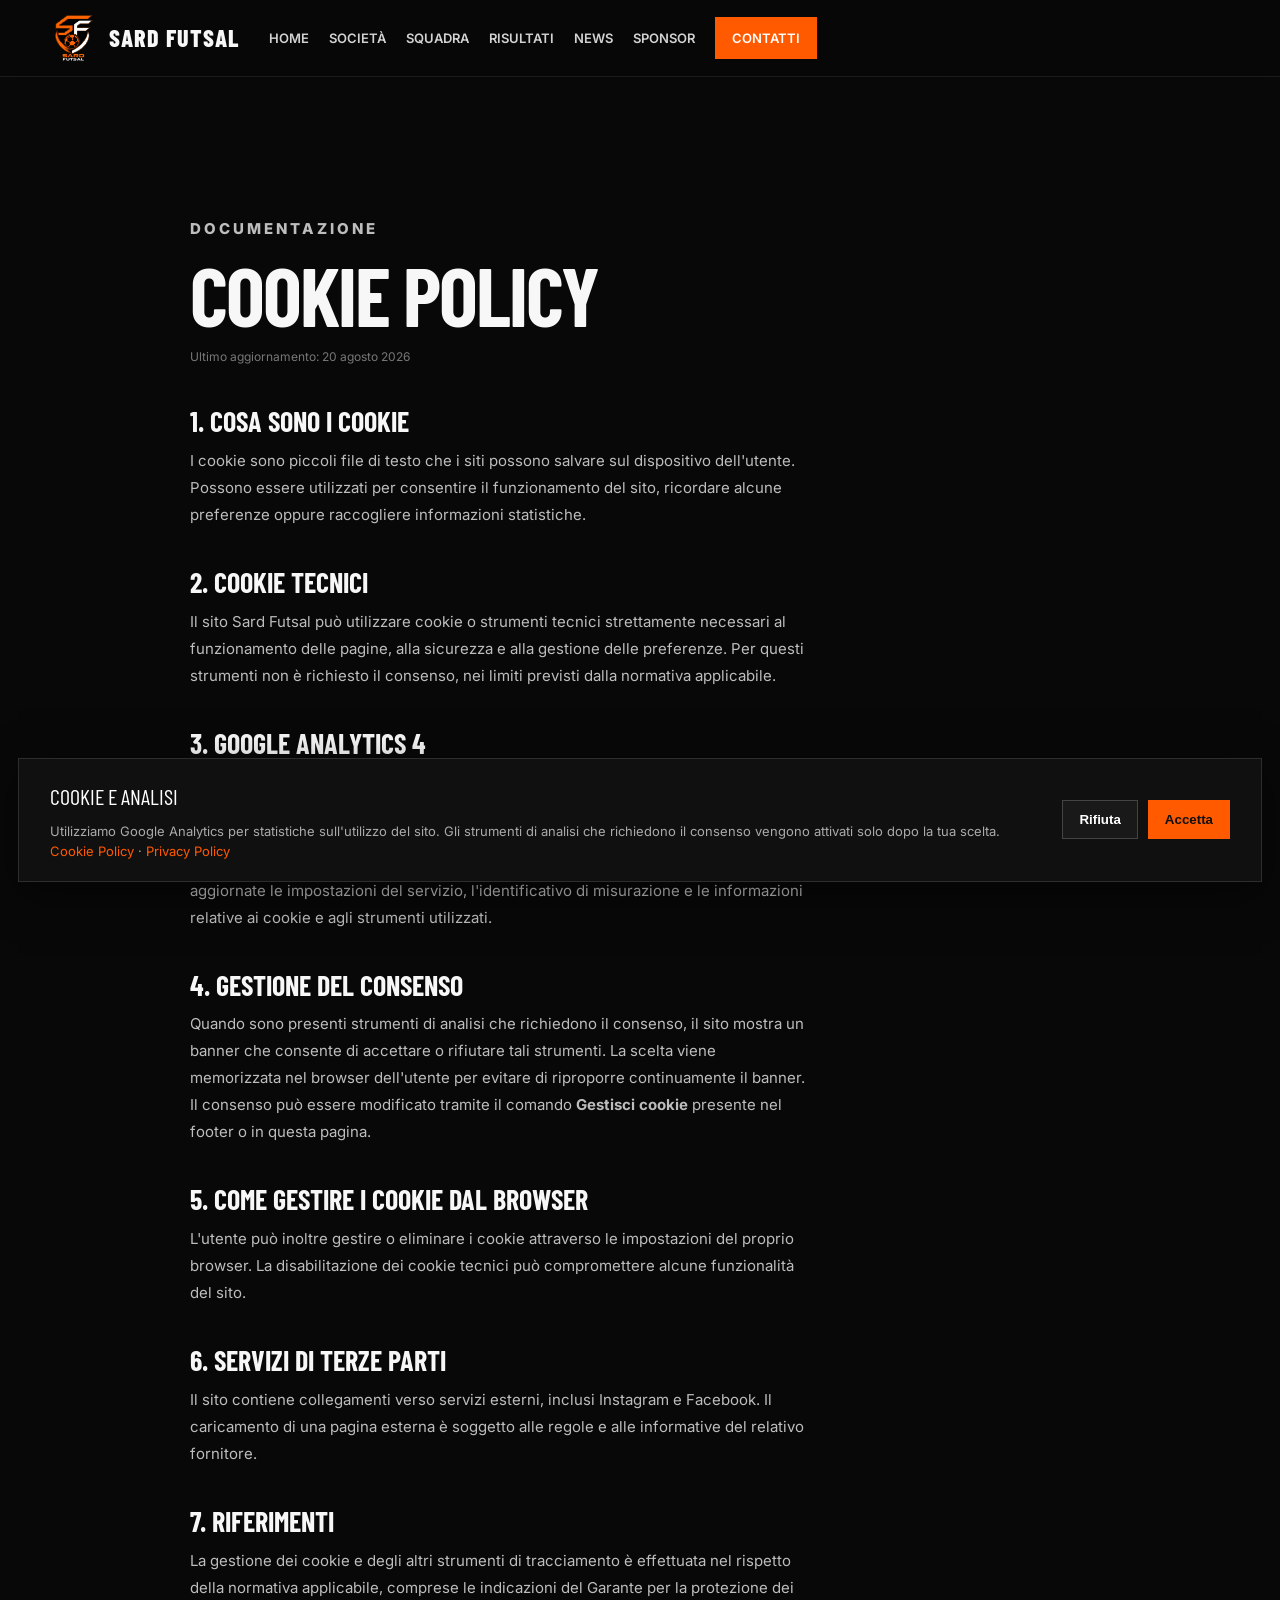
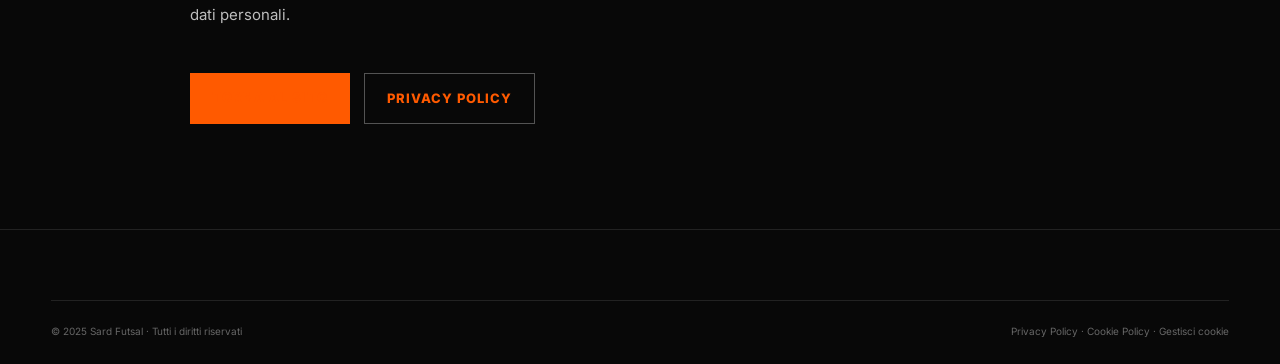
<file: cookie.html>
<!DOCTYPE html>
<html lang="it">
<head>
  <meta charset="UTF-8">
  <meta name="viewport" content="width=device-width, initial-scale=1.0">
  <meta name="description" content="Cookie Policy del sito ufficiale Sard Futsal.">
  <title>Cookie Policy | Sard Futsal</title>
  <link rel="stylesheet" href="style.css">
  <link rel="stylesheet" href="https://cdnjs.cloudflare.com/ajax/libs/font-awesome/6.5.2/css/all.min.css">
  <script src="script.js" defer></script>
</head>
<body>
<header class="site-header"><div class="container nav"><a class="brand" href="index.html#home"><img class="brand-logo" src="sard-futsal-logo.png" alt="Logo Sard Futsal"><span>SARD FUTSAL</span></a><button class="menu-toggle" aria-label="Apri menu" aria-expanded="false">☰</button><nav id="main-nav"><a href="index.html#home">Home</a><a href="societa.html">Società</a><a href="squadra.html">Squadra</a><a href="index.html#risultati">Risultati</a><a href="news.html">News</a><a href="index.html#sponsor">Sponsor</a><a class="nav-cta" href="index.html#contatti">Contatti</a></nav></div></header>
<main class="legal-page"><section class="section"><div class="container legal-content">
<p class="eyebrow orange">DOCUMENTAZIONE</p><h1>Cookie Policy</h1><p class="legal-updated">Ultimo aggiornamento: 20 agosto 2026</p>
<h2>1. Cosa sono i cookie</h2><p>I cookie sono piccoli file di testo che i siti possono salvare sul dispositivo dell'utente. Possono essere utilizzati per consentire il funzionamento del sito, ricordare alcune preferenze oppure raccogliere informazioni statistiche.</p>
<h2>2. Cookie tecnici</h2><p>Il sito Sard Futsal può utilizzare cookie o strumenti tecnici strettamente necessari al funzionamento delle pagine, alla sicurezza e alla gestione delle preferenze. Per questi strumenti non è richiesto il consenso, nei limiti previsti dalla normativa applicabile.</p>
<h2>3. Google Analytics 4</h2><p>Il sito è predisposto per l'eventuale utilizzo di Google Analytics 4 a fini statistici. Quando la configurazione adottata richiede il consenso, Google Analytics viene caricato soltanto dopo l'accettazione da parte dell'utente.</p><p>Se Analytics viene effettivamente attivato, il Titolare deve verificare e mantenere aggiornate le impostazioni del servizio, l'identificativo di misurazione e le informazioni relative ai cookie e agli strumenti utilizzati.</p>
<h2>4. Gestione del consenso</h2><p>Quando sono presenti strumenti di analisi che richiedono il consenso, il sito mostra un banner che consente di accettare o rifiutare tali strumenti. La scelta viene memorizzata nel browser dell'utente per evitare di riproporre continuamente il banner. Il consenso può essere modificato tramite il comando <strong>Gestisci cookie</strong> presente nel footer o in questa pagina.</p>
<h2>5. Come gestire i cookie dal browser</h2><p>L'utente può inoltre gestire o eliminare i cookie attraverso le impostazioni del proprio browser. La disabilitazione dei cookie tecnici può compromettere alcune funzionalità del sito.</p>
<h2>6. Servizi di terze parti</h2><p>Il sito contiene collegamenti verso servizi esterni, inclusi Instagram e Facebook. Il caricamento di una pagina esterna è soggetto alle regole e alle informative del relativo fornitore.</p>
<h2>7. Riferimenti</h2><p>La gestione dei cookie e degli altri strumenti di tracciamento è effettuata nel rispetto della normativa applicabile, comprese le indicazioni del Garante per la protezione dei dati personali.</p>
<div class="legal-links"><a class="btn btn-primary" href="index.html">Torna al sito</a><a class="btn btn-ghost" href="privacy.html">Privacy Policy</a></div>
</div></section></main>
<footer class="site-footer"><div class="container"><div class="footer-bottom" style="margin-top:0"><p>© 2025 Sard Futsal · Tutti i diritti riservati</p><p><a href="privacy.html">Privacy Policy</a> · <a href="cookie.html">Cookie Policy</a> · <a href="javascript:void(0)" onclick="window.sardFutsalOpenCookieSettings && window.sardFutsalOpenCookieSettings();">Gestisci cookie</a></p></div></div></footer>
</body>
</html>
</file>
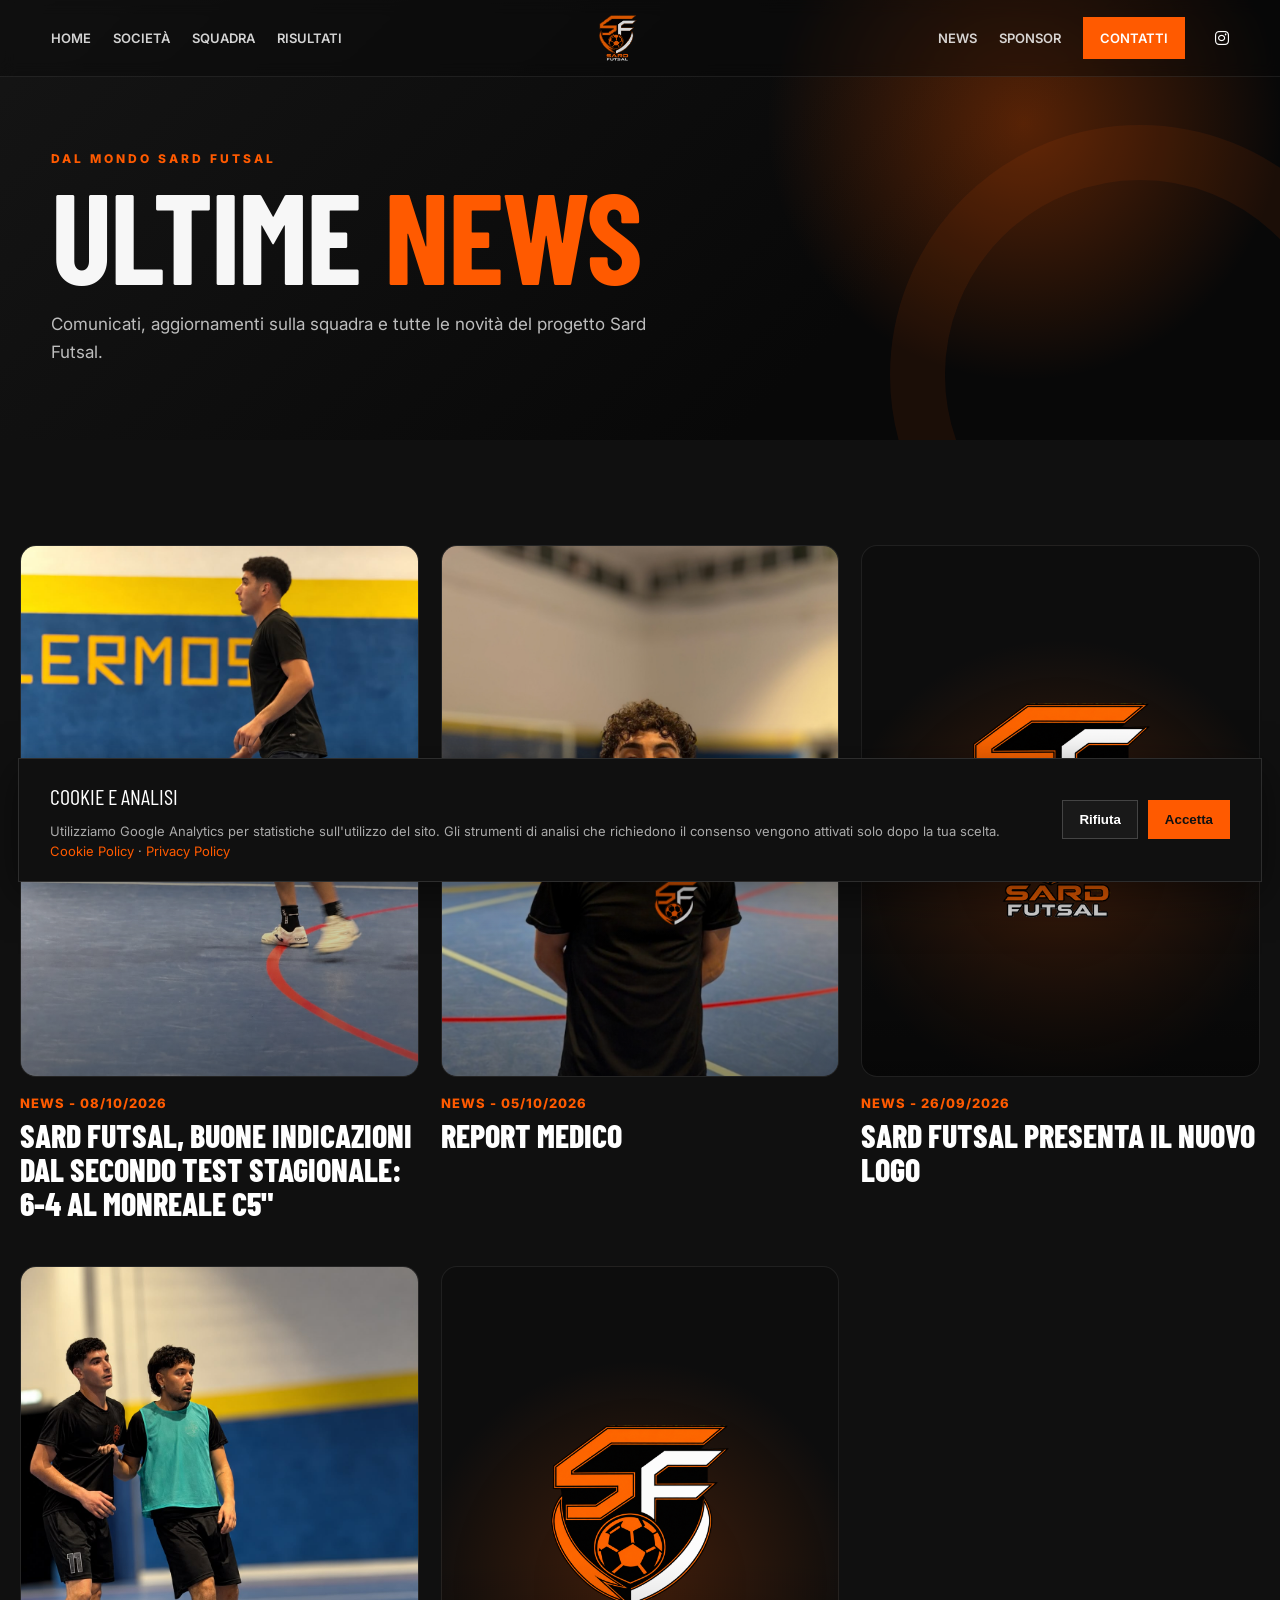
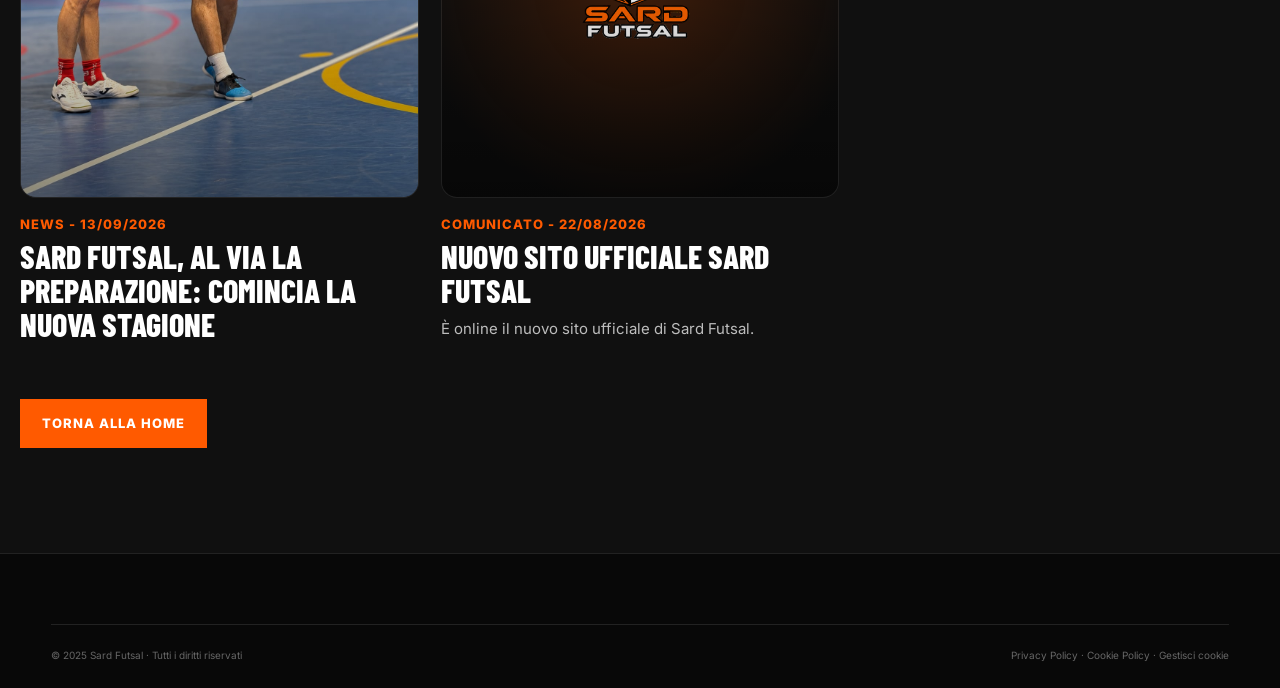
<file: news.html>
<!DOCTYPE html>
<html lang="it">
<head>
  <meta charset="UTF-8">
  <meta name="viewport" content="width=device-width, initial-scale=1.0">
  <meta name="description" content="News, risultati, comunicati e aggiornamenti ufficiali di Sard Futsal, società di calcio a 5 di Decimoputzu e della Sardegna.">
<title>News Sard Futsal | Risultati, comunicati e aggiornamenti</title>
  <link rel="icon" type="image/png" href="favicon.png">
<link rel="canonical" href="https://www.sardfutsal.it/news.html">
  <link rel="stylesheet" href="style.css">
  <link rel="stylesheet" href="https://cdnjs.cloudflare.com/ajax/libs/font-awesome/6.5.2/css/all.min.css">
  <script src="script.js" defer></script>
</head>
<body>
  <header class="site-header">
    <div class="container nav">
      <button class="menu-toggle" aria-label="Apri menu" aria-expanded="false">☰</button>
      <a class="brand brand-mobile" href="index.html#home"><img class="brand-logo" src="sard-futsal-logo.png" alt="Logo Sard Futsal"><span>SARD FUTSAL</span></a>
      <nav id="main-nav">
        <div class="nav-left">
          <a href="index.html#home">Home</a>
        <a href="societa.html">Società</a>
        <a href="squadra.html">Squadra</a>
        <a href="index.html#risultati">Risultati</a>
        </div>
        <a class="brand brand-desktop" href="index.html#home"><img class="brand-logo" src="sard-futsal-logo.png" alt="Logo Sard Futsal"></a>
        <div class="nav-right">
          <a class="active" href="news.html">News</a>
        <a href="index.html#sponsor">Sponsor</a>
        <a class="nav-cta" href="index.html#contatti">Contatti</a>
        </div>
      </nav>
      <a class="nav-icon" href="https://www.instagram.com/sardfutsal" target="_blank" rel="noopener" aria-label="Instagram Sard Futsal"><i class="fa-brands fa-instagram"></i></a>
    </div>
  </header>

  <main>
    <section class="news-archive-hero">
      <div class="container">
        <p class="eyebrow orange">DAL MONDO SARD FUTSAL</p>
        <h1>ULTIME <span>NEWS</span></h1>
        <p class="news-archive-intro">Comunicati, aggiornamenti sulla squadra e tutte le novità del progetto Sard Futsal.</p>
      </div>
    </section>

    <section class="section news-archive">
      <div class="container">
       <div class="news-list news-tiles">

<!-- NEWS_AUTO_START -->
          <a
            class="news-tile"
            id="sard-futsal-buone-indicazioni-dal-secondo-test-stagionale-6-4-al-monreale-c5"
            href="news/sard-futsal-buone-indicazioni-dal-secondo-test-stagionale-6-4-al-monreale-c5.html"
          >

            <div class="news-tile-image">
              <img
                src="/images/WhatsApp Image 2026-10-08 at 21.41.19.jpeg"
                alt="SARD FUTSAL, BUONE INDICAZIONI DAL SECONDO TEST STAGIONALE: 6-4 AL MONREALE C5&quot;"
                style="object-position: 50% 0%"
                loading="lazy"
              >
            </div>

            <div class="news-tile-meta">
              NEWS
              -
              08/10/2026
            </div>

            <h2 class="news-tile-title">
              SARD FUTSAL, BUONE INDICAZIONI DAL SECONDO TEST STAGIONALE: 6-4 AL MONREALE C5&quot;
            </h2>

            <p class="news-tile-excerpt">
              
            </p>

          </a>

          <a
            class="news-tile"
            id="report-medico"
            href="news/report-medico.html"
          >

            <div class="news-tile-image">
              <img
                src="/images/SARDFUTSAL (44).png"
                alt="REPORT MEDICO"
                style="object-position: 50% 50%"
                loading="lazy"
              >
            </div>

            <div class="news-tile-meta">
              NEWS
              -
              05/10/2026
            </div>

            <h2 class="news-tile-title">
              REPORT MEDICO
            </h2>

            <p class="news-tile-excerpt">
              
            </p>

          </a>

          <a
            class="news-tile news-tile-no-photo"
            id="sard-futsal-presenta-il-nuovo-logo"
            href="news/sard-futsal-presenta-il-nuovo-logo.html"
          >

            <div class="news-tile-image">
              <img
                src="/sard-futsal-logo.png"
                alt="Sard Futsal presenta il nuovo logo"
                style="object-position: 50% 50%"
                loading="lazy"
              >
            </div>

            <div class="news-tile-meta">
              NEWS
              -
              26/09/2026
            </div>

            <h2 class="news-tile-title">
              Sard Futsal presenta il nuovo logo
            </h2>

            <p class="news-tile-excerpt">
              
            </p>

          </a>

          <a
            class="news-tile"
            id="sard-futsal-al-via-la-preparazione-comincia-la-nuova-stagione"
            href="news/sard-futsal-al-via-la-preparazione-comincia-la-nuova-stagione.html"
          >

            <div class="news-tile-image">
              <img
                src="/images/WhatsApp Image 2026-09-29 at 16.58.06.jpeg"
                alt="Sard Futsal, al via la preparazione: comincia la nuova stagione"
                style="object-position: 50% 0%"
                loading="lazy"
              >
            </div>

            <div class="news-tile-meta">
              NEWS
              -
              13/09/2026
            </div>

            <h2 class="news-tile-title">
              Sard Futsal, al via la preparazione: comincia la nuova stagione
            </h2>

            <p class="news-tile-excerpt">
              
            </p>

          </a>

          <a
            class="news-tile news-tile-no-photo"
            id="nuovo-sito-ufficiale-sard-futsal"
            href="news/nuovo-sito-ufficiale-sard-futsal.html"
          >

            <div class="news-tile-image">
              <img
                src="/sard-futsal-logo.png"
                alt="Nuovo sito ufficiale Sard Futsal"
                style="object-position: 50% 50%"
                loading="lazy"
              >
            </div>

            <div class="news-tile-meta">
              COMUNICATO
              -
              22/08/2026
            </div>

            <h2 class="news-tile-title">
              Nuovo sito ufficiale Sard Futsal
            </h2>

            <p class="news-tile-excerpt">
              È online il nuovo sito ufficiale di Sard Futsal.
            </p>

          </a>
          <!-- NEWS_AUTO_END -->

</div>
        <div class="news-back">
          <a class="btn btn-primary" href="index.html#home">Torna alla home</a>
        </div>
      </div>
    </section>
  </main>

  <footer class="site-footer">
    <div class="container">
      <div class="footer-bottom" style="margin-top: 0;">
        <p>© 2025 Sard Futsal · Tutti i diritti riservati</p>
        <p><a href="privacy.html">Privacy Policy</a> · <a href="cookie.html">Cookie Policy</a> · <a href="javascript:void(0)" onclick="window.sardFutsalOpenCookieSettings && window.sardFutsalOpenCookieSettings();">Gestisci cookie</a></p>
      </div>
    </div>
  </footer>
</body>
</html>
</file>
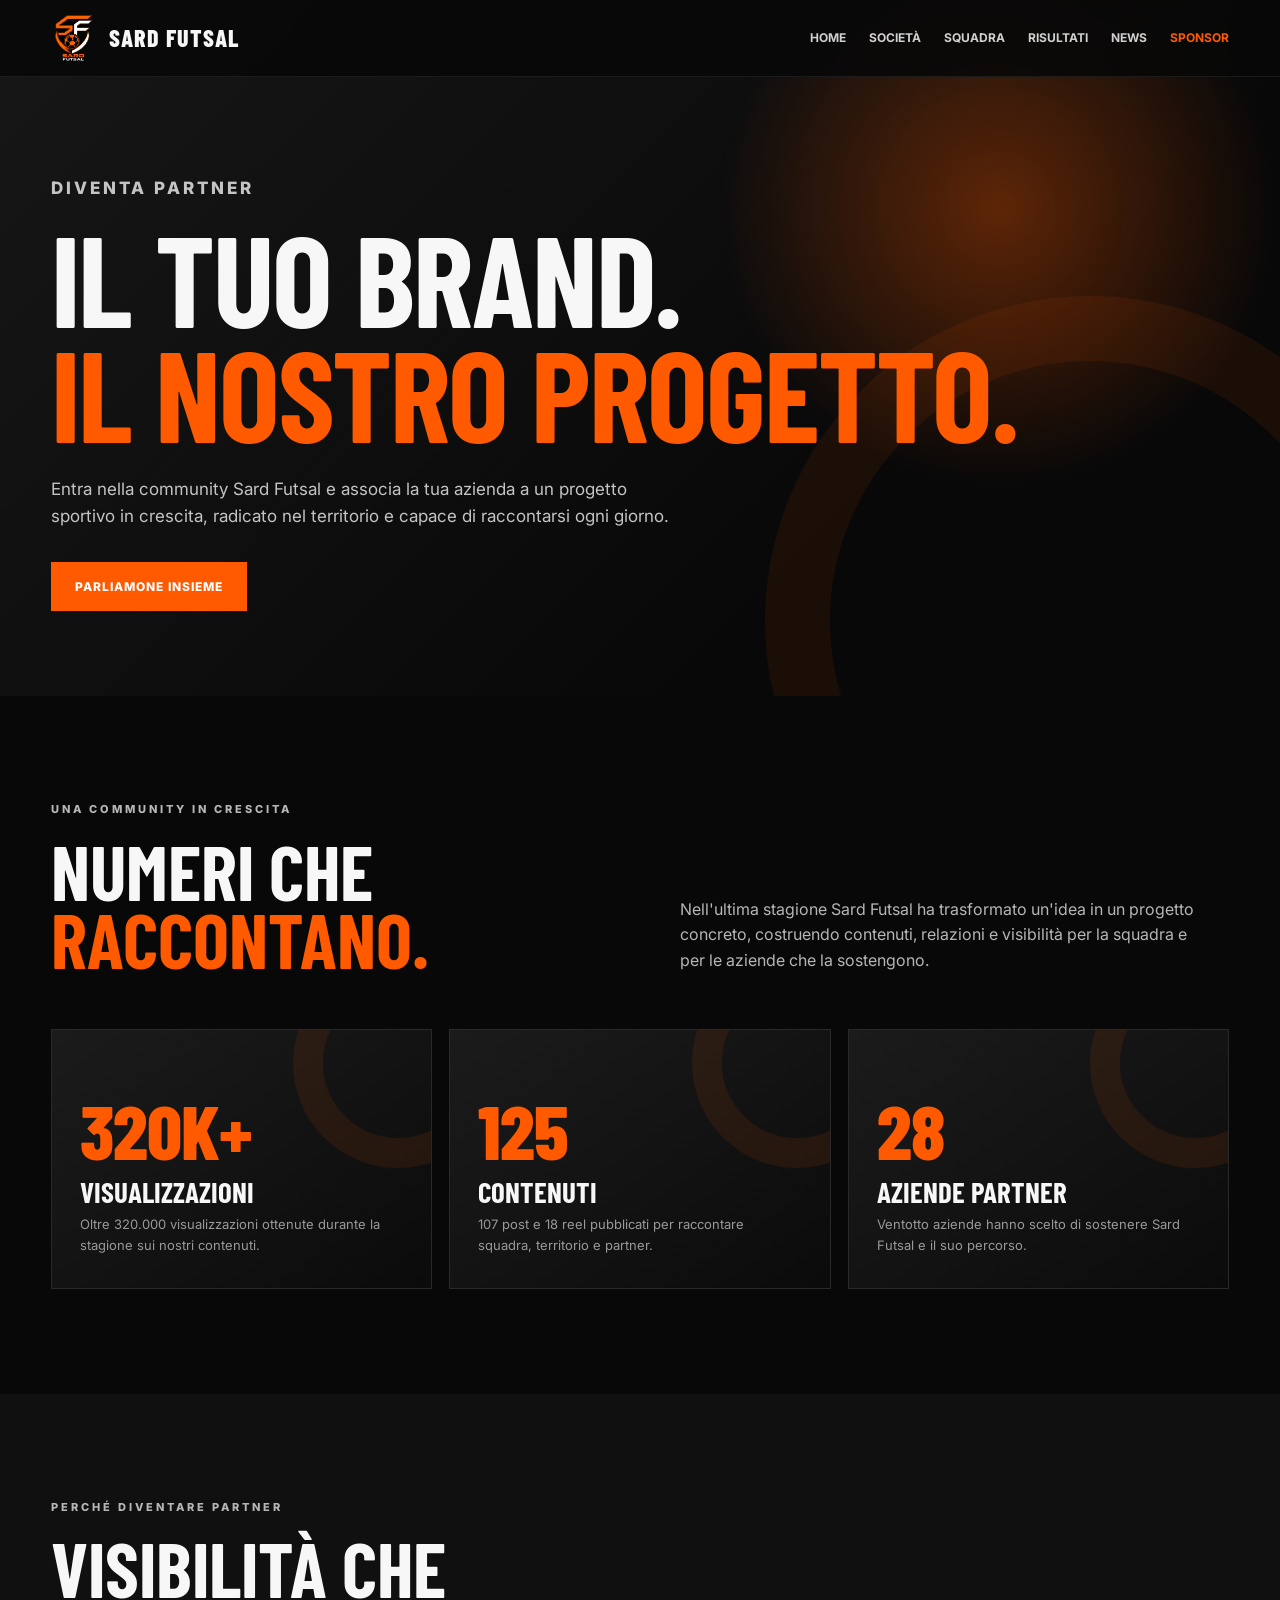
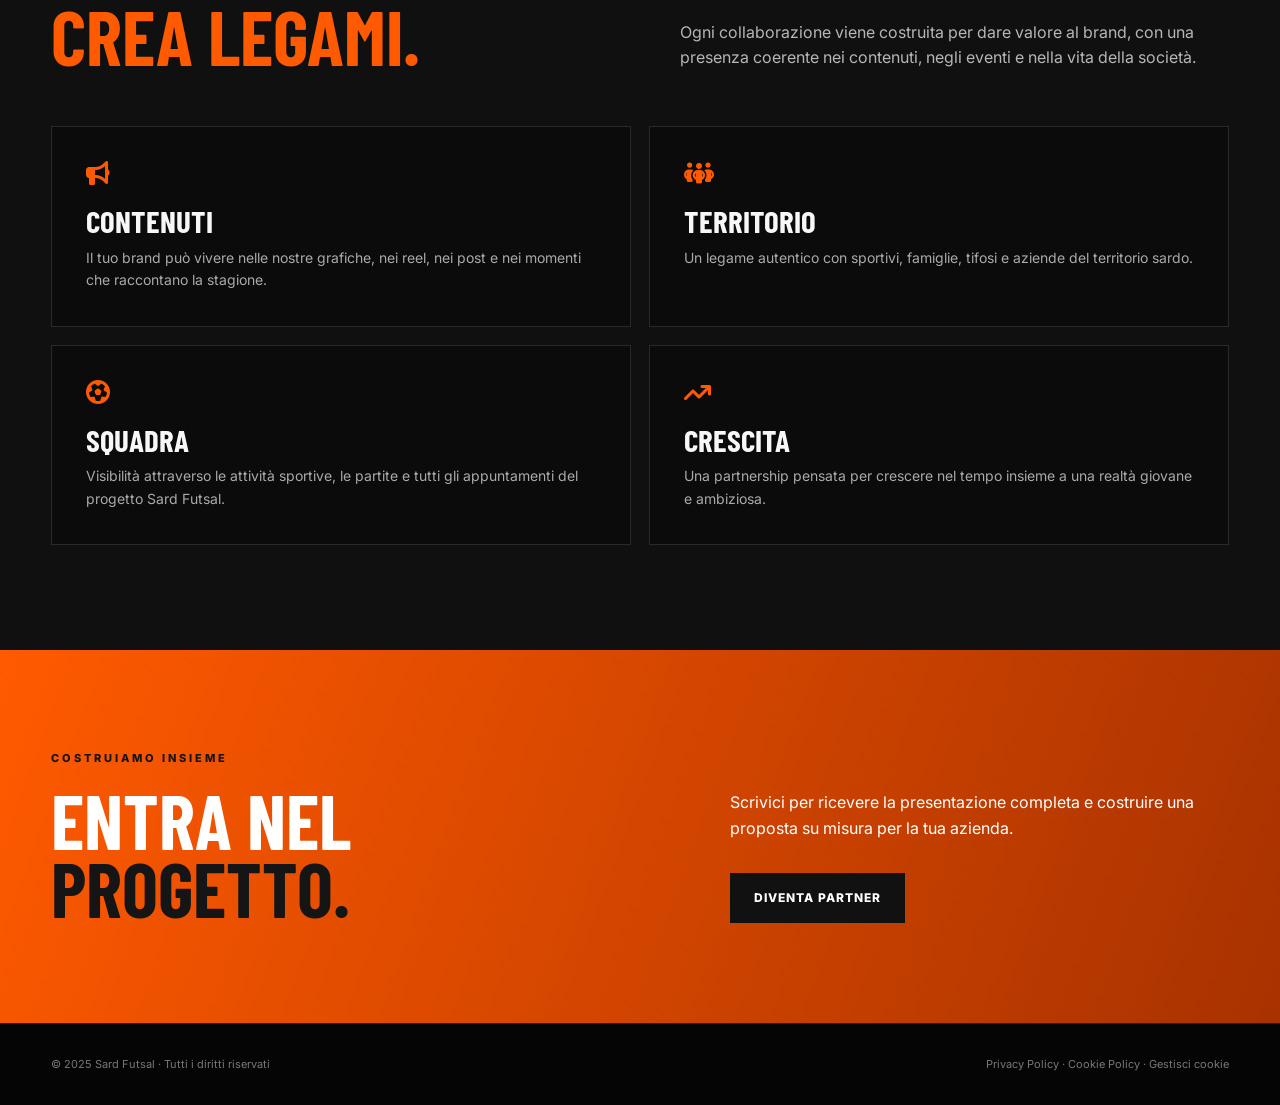
<file: partner.html>
<!DOCTYPE html>
<html lang="it">
<head>
  <meta charset="UTF-8">
  <meta name="viewport" content="width=device-width, initial-scale=1.0">
  <meta name="description" content="Diventa partner di Sard Futsal: scopri le opportunità di sponsorizzazione e dai visibilità alla tua azienda nel calcio a 5 di Decimoputzu e della Sardegna.">

<title>Partner Sard Futsal | Sponsorizza il calcio a 5</title>
  <link rel="icon" type="image/png" href="favicon.png">

<link rel="canonical" href="https://www.sardfutsal.it/partner.html">
  <link rel="preconnect" href="https://fonts.googleapis.com">
  <link rel="preconnect" href="https://fonts.gstatic.com" crossorigin>
  <link href="https://fonts.googleapis.com/css2?family=Barlow+Condensed:wght@500;600;700;800&family=Inter:wght@400;500;600;700;800&display=swap" rel="stylesheet">
  <link rel="stylesheet" href="https://cdnjs.cloudflare.com/ajax/libs/font-awesome/6.5.2/css/all.min.css">
  <style>
    :root { --orange:#ff5a00; --black:#080808; --dark:#111; --white:#f7f7f7; --muted:#aaa; }
    * { box-sizing:border-box; margin:0; padding:0; }
    html { scroll-behavior:smooth; }
    body { background:var(--black); color:var(--white); font-family:Inter,Arial,sans-serif; line-height:1.6; }
    a { color:inherit; text-decoration:none; }
    .container { width:min(1180px,92%); margin:auto; }
    .site-header { position:fixed; inset:0 0 auto; z-index:10; background:rgba(8,8,8,.9); backdrop-filter:blur(12px); border-bottom:1px solid rgba(255,255,255,.08); }
    .nav { min-height:76px; display:flex; align-items:center; justify-content:space-between; gap:28px; }
    .brand { display:flex; align-items:center; gap:12px; font-family:'Barlow Condensed',sans-serif; font-size:24px; font-weight:800; letter-spacing:1px; }
    .brand img { width:46px; height:46px; object-fit:contain; }
    nav { display:flex; gap:23px; align-items:center; font-size:12px; font-weight:700; text-transform:uppercase; }
    nav a { opacity:.84; } nav a:hover, nav .active { color:var(--orange); opacity:1; }
    .menu-toggle { display:none; background:none; border:0; color:#fff; font-size:28px; }
    .hero { min-height:620px; display:flex; align-items:flex-end; padding:150px 0 85px; position:relative; overflow:hidden; background:radial-gradient(circle at 78% 30%,rgba(255,90,0,.34),transparent 25%),linear-gradient(135deg,#171717,#080808 70%); }
    .hero::after { content:""; position:absolute; width:520px; height:520px; border:65px solid rgba(255,90,0,.08); border-radius:50%; right:-135px; bottom:-250px; }
    .hero .container { position:relative; z-index:1; }
    .eyebrow { color:var(--orange); font-size:11px; font-weight:800; letter-spacing:3px; margin-bottom:18px; }
    h1,h2,h3 { font-family:'Barlow Condensed',sans-serif; text-transform:uppercase; line-height:.9; }
    h1 { font-size:clamp(62px,10vw,130px); letter-spacing:-2px; }
    h1 span,h2 span { color:var(--orange); }
    .hero p { max-width:625px; margin-top:25px; color:#c4c4c4; font-size:17px; }
    .btn { display:inline-block; margin-top:32px; padding:15px 24px; background:var(--orange); color:#fff; font-size:12px; font-weight:800; letter-spacing:1px; text-transform:uppercase; transition:.2s; }
    .btn:hover { transform:translateY(-2px); background:#ff741f; }
    .section { padding:105px 0; }
    .intro { display:grid; grid-template-columns:1fr 1fr; gap:80px; align-items:end; margin-bottom:55px; }
    h2 { font-size:clamp(47px,6vw,76px); }
    .intro p { color:#b6b6b6; max-width:520px; }
    .numbers { display:grid; grid-template-columns:repeat(3,1fr); gap:17px; }
    .number-card { position:relative; overflow:hidden; min-height:260px; padding:32px 28px; display:flex; flex-direction:column; justify-content:flex-end; background:linear-gradient(145deg,#1b1b1b,#0b0b0b); border:1px solid #292929; }
    .number-card::after { content:""; position:absolute; width:150px; height:150px; border:30px solid rgba(255,90,0,.09); border-radius:50%; top:-72px; right:-72px; }
    .number { position:relative; z-index:1; color:var(--orange); font:800 clamp(56px,6vw,84px)/.85 'Barlow Condensed',sans-serif; letter-spacing:-1px; }
    .number-card h3 { position:relative; z-index:1; margin:17px 0 9px; font-size:29px; }
    .number-card p { position:relative; z-index:1; color:#999; font-size:13px; }
    .details { background:#101010; }
    .details-grid { display:grid; grid-template-columns:1fr 1fr; gap:18px; }
    .detail { padding:34px; border:1px solid #292929; background:#0b0b0b; }
    .detail i { color:var(--orange); font-size:24px; margin-bottom:22px; }
    .detail h3 { font-size:31px; margin-bottom:12px; }
    .detail p { color:#aaa; font-size:14px; }
    .cta { padding:100px 0; background:linear-gradient(110deg,var(--orange),#a83200); color:#fff; }
    .cta-grid { display:grid; grid-template-columns:1.1fr .9fr; gap:70px; align-items:end; }
    .cta .eyebrow { color:#151515; }
    .cta h2 span { color:#151515; }
    .cta p { color:#fff; max-width:500px; }
    .cta .btn { background:#111; }
    footer { padding:32px 0; border-top:1px solid #222; background:#050505; }
    footer .container { display:flex; justify-content:space-between; gap:25px; color:#777; font-size:11px; }
    @media (max-width:850px) { nav { display:none; } .menu-toggle { display:block; } .intro,.cta-grid,.details-grid { grid-template-columns:1fr; gap:28px; } .numbers { grid-template-columns:1fr; } }
    @media (max-width:520px) { .hero { min-height:530px; padding:130px 0 60px; } .hero p { font-size:15px; } .section,.cta { padding:70px 0; } .number-card { min-height:215px; } footer .container { display:block; } footer p + p { margin-top:8px; } }
  </style>
</head>
<body>
  <header class="site-header">
    <div class="container nav">
      <a class="brand" href="index.html#home"><img src="sard-futsal-logo.png" alt="Logo Sard Futsal"><span>SARD FUTSAL</span></a>
      <button class="menu-toggle" aria-label="Apri menu">☰</button>
      <nav>
        <a href="index.html#home">Home</a>
        <a href="societa.html">Società</a>
        <a href="squadra.html">Squadra</a>
        <a href="index.html#risultati">Risultati</a>
        <a href="news.html">News</a>
        <a class="active" href="partner.html">Sponsor</a>
      </nav>
    </div>
  </header>

  <main>
    <section class="hero">
      <div class="container">
        <p class="eyebrow">DIVENTA PARTNER</p>
        <h1>IL TUO BRAND.<br><span>IL NOSTRO PROGETTO.</span></h1>
        <p>Entra nella community Sard Futsal e associa la tua azienda a un progetto sportivo in crescita, radicato nel territorio e capace di raccontarsi ogni giorno.</p>
       <a class="btn" href="index.html#contatti">Parliamone insieme</a>
      </div>
    </section>

    <section class="section">
      <div class="container">
        <div class="intro">
          <div>
            <p class="eyebrow">UNA COMMUNITY IN CRESCITA</p>
            <h2>NUMERI CHE<br><span>RACCONTANO.</span></h2>
          </div>
          <p>Nell'ultima stagione Sard Futsal ha trasformato un'idea in un progetto concreto, costruendo contenuti, relazioni e visibilità per la squadra e per le aziende che la sostengono.</p>
        </div>
        <div class="numbers">
          <article class="number-card">
            <div class="number">320K+</div>
            <h3>Visualizzazioni</h3>
            <p>Oltre 320.000 visualizzazioni ottenute durante la stagione sui nostri contenuti.</p>
          </article>
          <article class="number-card">
            <div class="number">125</div>
            <h3>Contenuti</h3>
            <p>107 post e 18 reel pubblicati per raccontare squadra, territorio e partner.</p>
          </article>
          <article class="number-card">
            <div class="number">28</div>
            <h3>Aziende partner</h3>
            <p>Ventotto aziende hanno scelto di sostenere Sard Futsal e il suo percorso.</p>
          </article>
        </div>
      </div>
    </section>

    <section class="section details">
      <div class="container">
        <div class="intro">
          <div>
            <p class="eyebrow">PERCHÉ DIVENTARE PARTNER</p>
            <h2>VISIBILITÀ CHE<br><span>CREA LEGAMI.</span></h2>
          </div>
          <p>Ogni collaborazione viene costruita per dare valore al brand, con una presenza coerente nei contenuti, negli eventi e nella vita della società.</p>
        </div>
        <div class="details-grid">
          <article class="detail"><i class="fa-solid fa-bullhorn"></i><h3>Contenuti</h3><p>Il tuo brand può vivere nelle nostre grafiche, nei reel, nei post e nei momenti che raccontano la stagione.</p></article>
          <article class="detail"><i class="fa-solid fa-people-group"></i><h3>Territorio</h3><p>Un legame autentico con sportivi, famiglie, tifosi e aziende del territorio sardo.</p></article>
          <article class="detail"><i class="fa-solid fa-futbol"></i><h3>Squadra</h3><p>Visibilità attraverso le attività sportive, le partite e tutti gli appuntamenti del progetto Sard Futsal.</p></article>
          <article class="detail"><i class="fa-solid fa-arrow-trend-up"></i><h3>Crescita</h3><p>Una partnership pensata per crescere nel tempo insieme a una realtà giovane e ambiziosa.</p></article>
        </div>
      </div>
    </section>

    <section class="cta">
      <div class="container cta-grid">
        <div><p class="eyebrow">COSTRUIAMO INSIEME</p><h2>ENTRA NEL<br><span>PROGETTO.</span></h2></div>
        <div><p>Scrivici per ricevere la presentazione completa e costruire una proposta su misura per la tua azienda.</p><a class="btn" href="mailto:sardfutsal@yahoo.com?subject=Richiesta%20informazioni%20partnership">Diventa partner</a></div>
      </div>
    </section>
  </main>

  <footer><div class="container"><p>© 2025 Sard Futsal · Tutti i diritti riservati</p><p><a href="privacy.html">Privacy Policy</a> · <a href="cookie.html">Cookie Policy</a> · <a href="javascript:void(0)" onclick="window.sardFutsalOpenCookieSettings && window.sardFutsalOpenCookieSettings();">Gestisci cookie</a></p></div></footer>
</body>
</html>
</file>
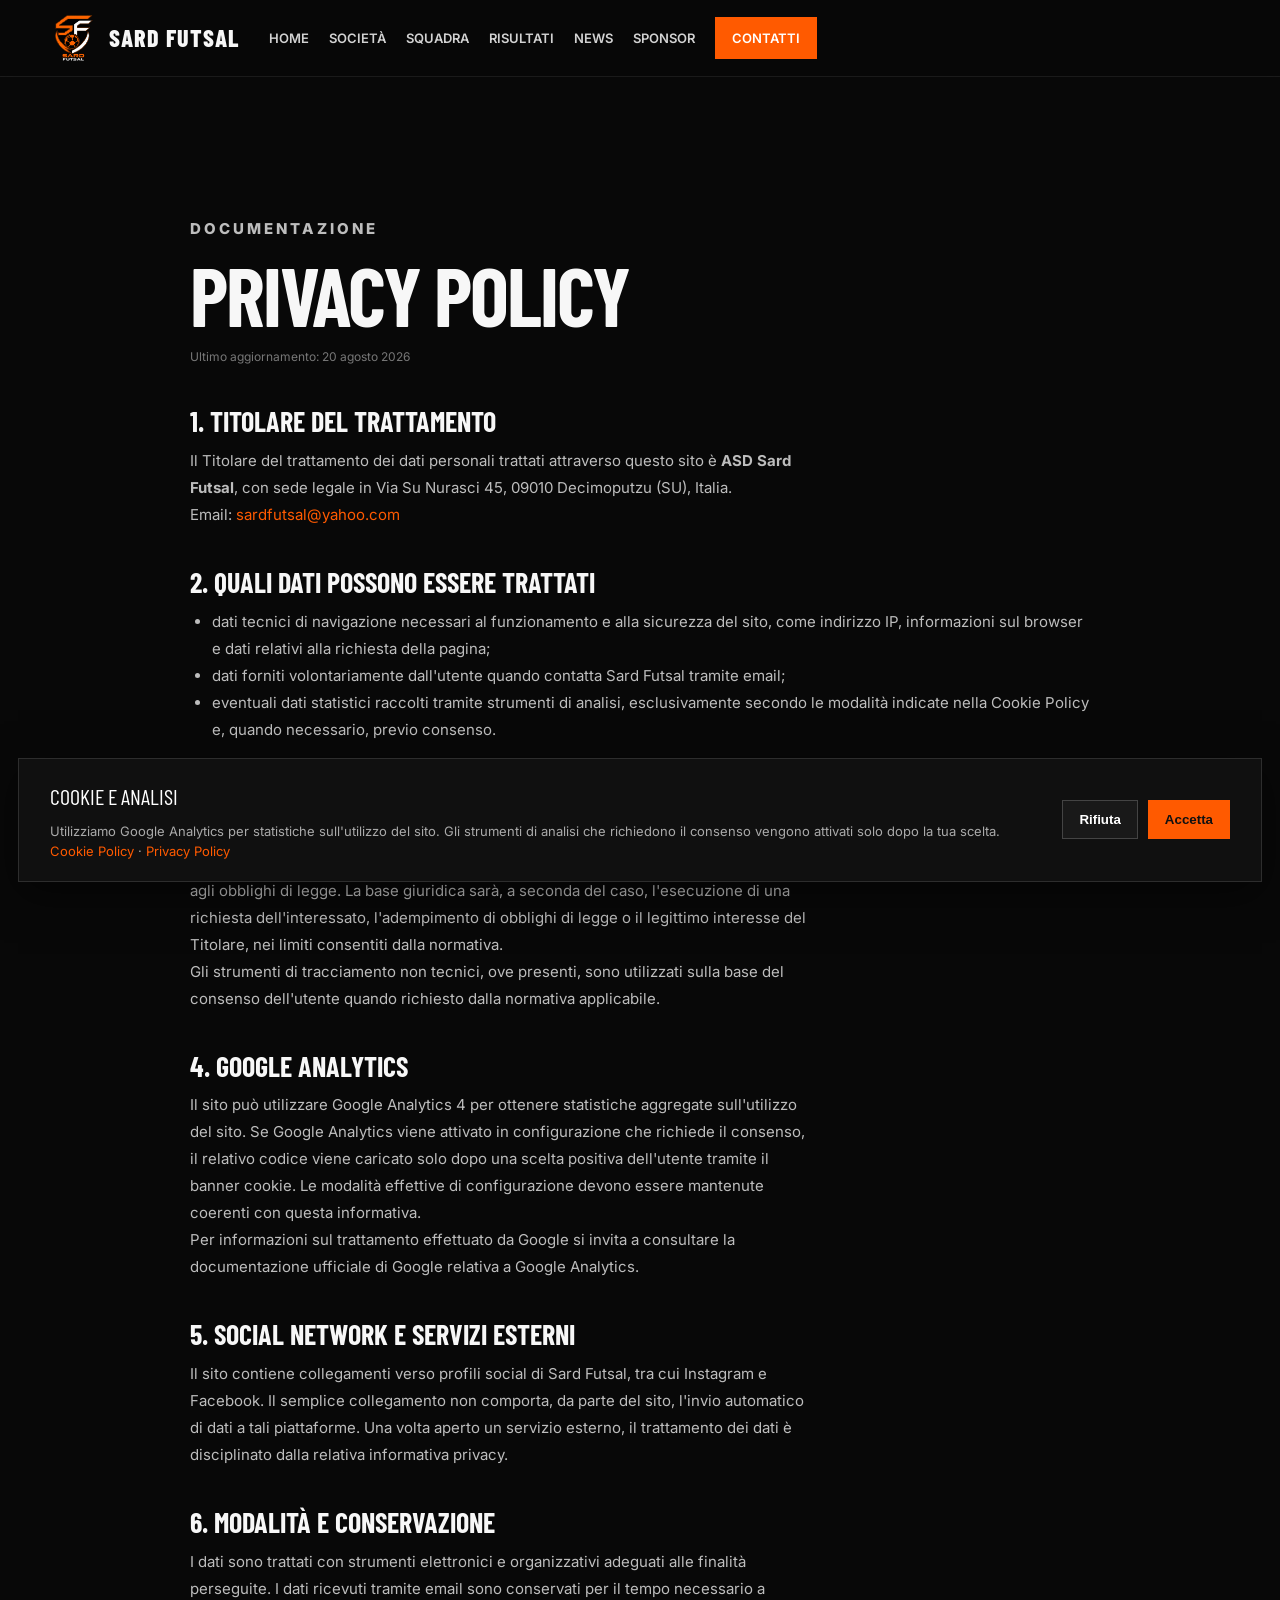
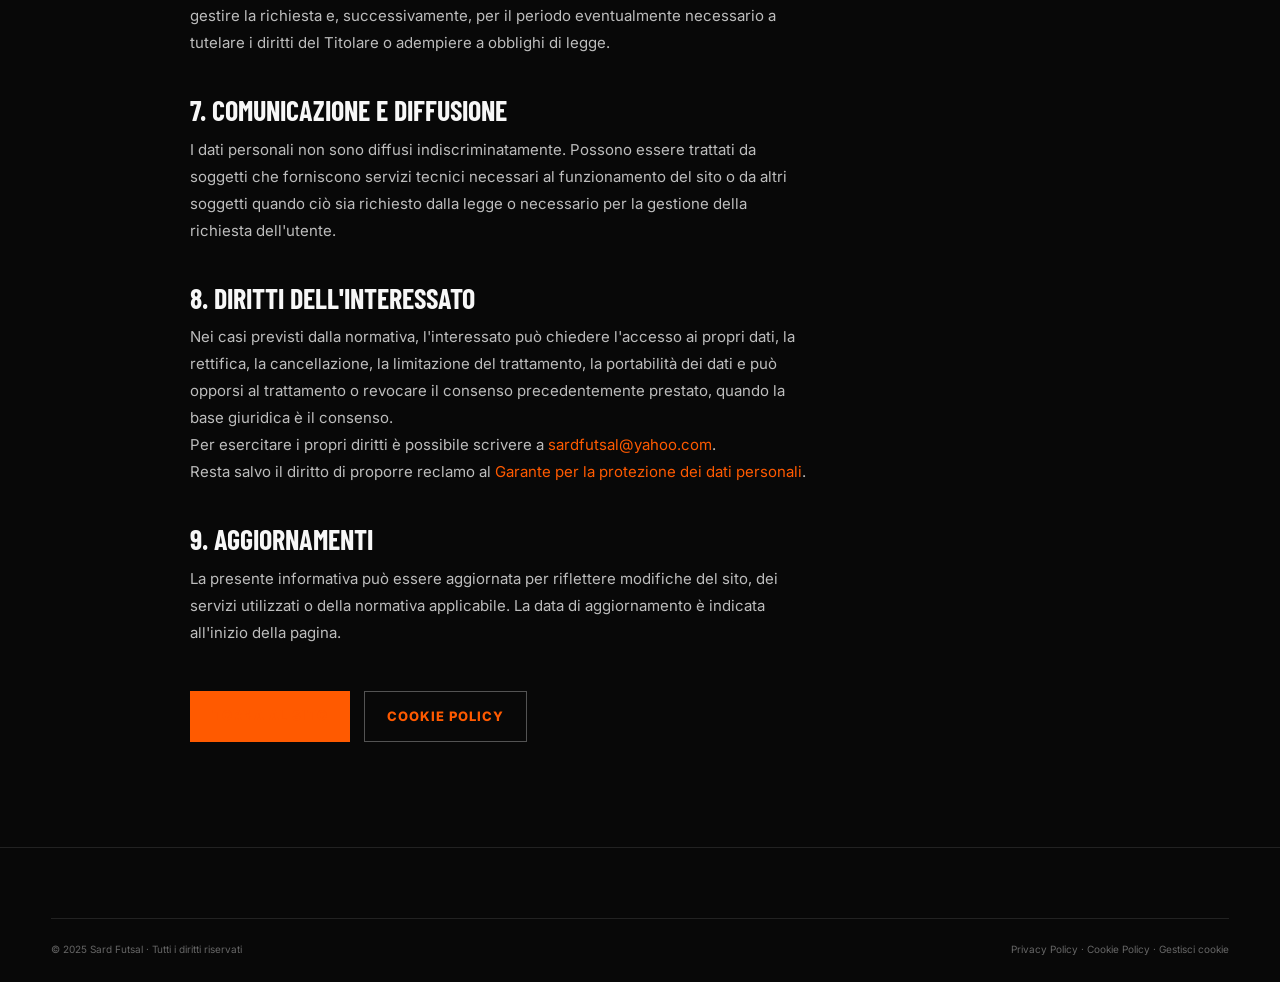
<file: privacy.html>
<!DOCTYPE html>
<html lang="it">
<head>
  <meta charset="UTF-8">
  <meta name="viewport" content="width=device-width, initial-scale=1.0">
  <meta name="description" content="Informativa privacy del sito ufficiale Sard Futsal.">
  <title>Privacy Policy | Sard Futsal</title>
  <link rel="stylesheet" href="style.css">
  <link rel="stylesheet" href="https://cdnjs.cloudflare.com/ajax/libs/font-awesome/6.5.2/css/all.min.css">
  <script src="script.js" defer></script>
</head>
<body>
<header class="site-header">
  <div class="container nav">
    <a class="brand" href="index.html#home"><img class="brand-logo" src="sard-futsal-logo.png" alt="Logo Sard Futsal"><span>SARD FUTSAL</span></a>
    <button class="menu-toggle" aria-label="Apri menu" aria-expanded="false">☰</button>
    <nav id="main-nav">
      <a href="index.html#home">Home</a><a href="societa.html">Società</a><a href="squadra.html">Squadra</a><a href="index.html#risultati">Risultati</a><a href="news.html">News</a><a href="index.html#sponsor">Sponsor</a><a class="nav-cta" href="index.html#contatti">Contatti</a>
    </nav>
  </div>
</header>
<main class="legal-page">
  <section class="section"><div class="container legal-content">
    <p class="eyebrow orange">DOCUMENTAZIONE</p>
    <h1>Privacy Policy</h1>
    <p class="legal-updated">Ultimo aggiornamento: 20 agosto 2026</p>

    <h2>1. Titolare del trattamento</h2>
    <p>Il Titolare del trattamento dei dati personali trattati attraverso questo sito è <strong>ASD Sard Futsal</strong>, con sede legale in Via Su Nurasci 45, 09010 Decimoputzu (SU), Italia.</p>
    <p>Email: <a href="mailto:sardfutsal@yahoo.com">sardfutsal@yahoo.com</a></p>
  
    <h2>2. Quali dati possono essere trattati</h2>
    <ul>
      <li>dati tecnici di navigazione necessari al funzionamento e alla sicurezza del sito, come indirizzo IP, informazioni sul browser e dati relativi alla richiesta della pagina;</li>
      <li>dati forniti volontariamente dall'utente quando contatta Sard Futsal tramite email;</li>
      <li>eventuali dati statistici raccolti tramite strumenti di analisi, esclusivamente secondo le modalità indicate nella Cookie Policy e, quando necessario, previo consenso.</li>
    </ul>

    <h2>3. Finalità e basi giuridiche</h2>
    <p>I dati possono essere trattati per consentire la corretta erogazione del sito, garantirne sicurezza e funzionamento, rispondere alle richieste ricevute via email e adempiere agli obblighi di legge. La base giuridica sarà, a seconda del caso, l'esecuzione di una richiesta dell'interessato, l'adempimento di obblighi di legge o il legittimo interesse del Titolare, nei limiti consentiti dalla normativa.</p>
    <p>Gli strumenti di tracciamento non tecnici, ove presenti, sono utilizzati sulla base del consenso dell'utente quando richiesto dalla normativa applicabile.</p>

    <h2>4. Google Analytics</h2>
    <p>Il sito può utilizzare Google Analytics 4 per ottenere statistiche aggregate sull'utilizzo del sito. Se Google Analytics viene attivato in configurazione che richiede il consenso, il relativo codice viene caricato solo dopo una scelta positiva dell'utente tramite il banner cookie. Le modalità effettive di configurazione devono essere mantenute coerenti con questa informativa.</p>
    <p>Per informazioni sul trattamento effettuato da Google si invita a consultare la documentazione ufficiale di Google relativa a Google Analytics.</p>

    <h2>5. Social network e servizi esterni</h2>
    <p>Il sito contiene collegamenti verso profili social di Sard Futsal, tra cui Instagram e Facebook. Il semplice collegamento non comporta, da parte del sito, l'invio automatico di dati a tali piattaforme. Una volta aperto un servizio esterno, il trattamento dei dati è disciplinato dalla relativa informativa privacy.</p>

    <h2>6. Modalità e conservazione</h2>
    <p>I dati sono trattati con strumenti elettronici e organizzativi adeguati alle finalità perseguite. I dati ricevuti tramite email sono conservati per il tempo necessario a gestire la richiesta e, successivamente, per il periodo eventualmente necessario a tutelare i diritti del Titolare o adempiere a obblighi di legge.</p>

    <h2>7. Comunicazione e diffusione</h2>
    <p>I dati personali non sono diffusi indiscriminatamente. Possono essere trattati da soggetti che forniscono servizi tecnici necessari al funzionamento del sito o da altri soggetti quando ciò sia richiesto dalla legge o necessario per la gestione della richiesta dell'utente.</p>

    <h2>8. Diritti dell'interessato</h2>
    <p>Nei casi previsti dalla normativa, l'interessato può chiedere l'accesso ai propri dati, la rettifica, la cancellazione, la limitazione del trattamento, la portabilità dei dati e può opporsi al trattamento o revocare il consenso precedentemente prestato, quando la base giuridica è il consenso.</p>
    <p>Per esercitare i propri diritti è possibile scrivere a <a href="mailto:sardfutsal@yahoo.com">sardfutsal@yahoo.com</a>.</p>
    <p>Resta salvo il diritto di proporre reclamo al <a href="https://www.garanteprivacy.it/" target="_blank" rel="noopener">Garante per la protezione dei dati personali</a>.</p>

    <h2>9. Aggiornamenti</h2>
    <p>La presente informativa può essere aggiornata per riflettere modifiche del sito, dei servizi utilizzati o della normativa applicabile. La data di aggiornamento è indicata all'inizio della pagina.</p>

    <div class="legal-links"><a class="btn btn-primary" href="index.html">Torna al sito</a><a class="btn btn-ghost" href="cookie.html">Cookie Policy</a></div>
  </div></section>
</main>
<footer class="site-footer"><div class="container"><div class="footer-bottom" style="margin-top:0"><p>© 2025 Sard Futsal · Tutti i diritti riservati</p><p><a href="privacy.html">Privacy Policy</a> · <a href="cookie.html">Cookie Policy</a> · <a href="javascript:void(0)" onclick="window.sardFutsalOpenCookieSettings && window.sardFutsalOpenCookieSettings();">Gestisci cookie</a></p></div></div></footer>
</body>
</html>
</file>
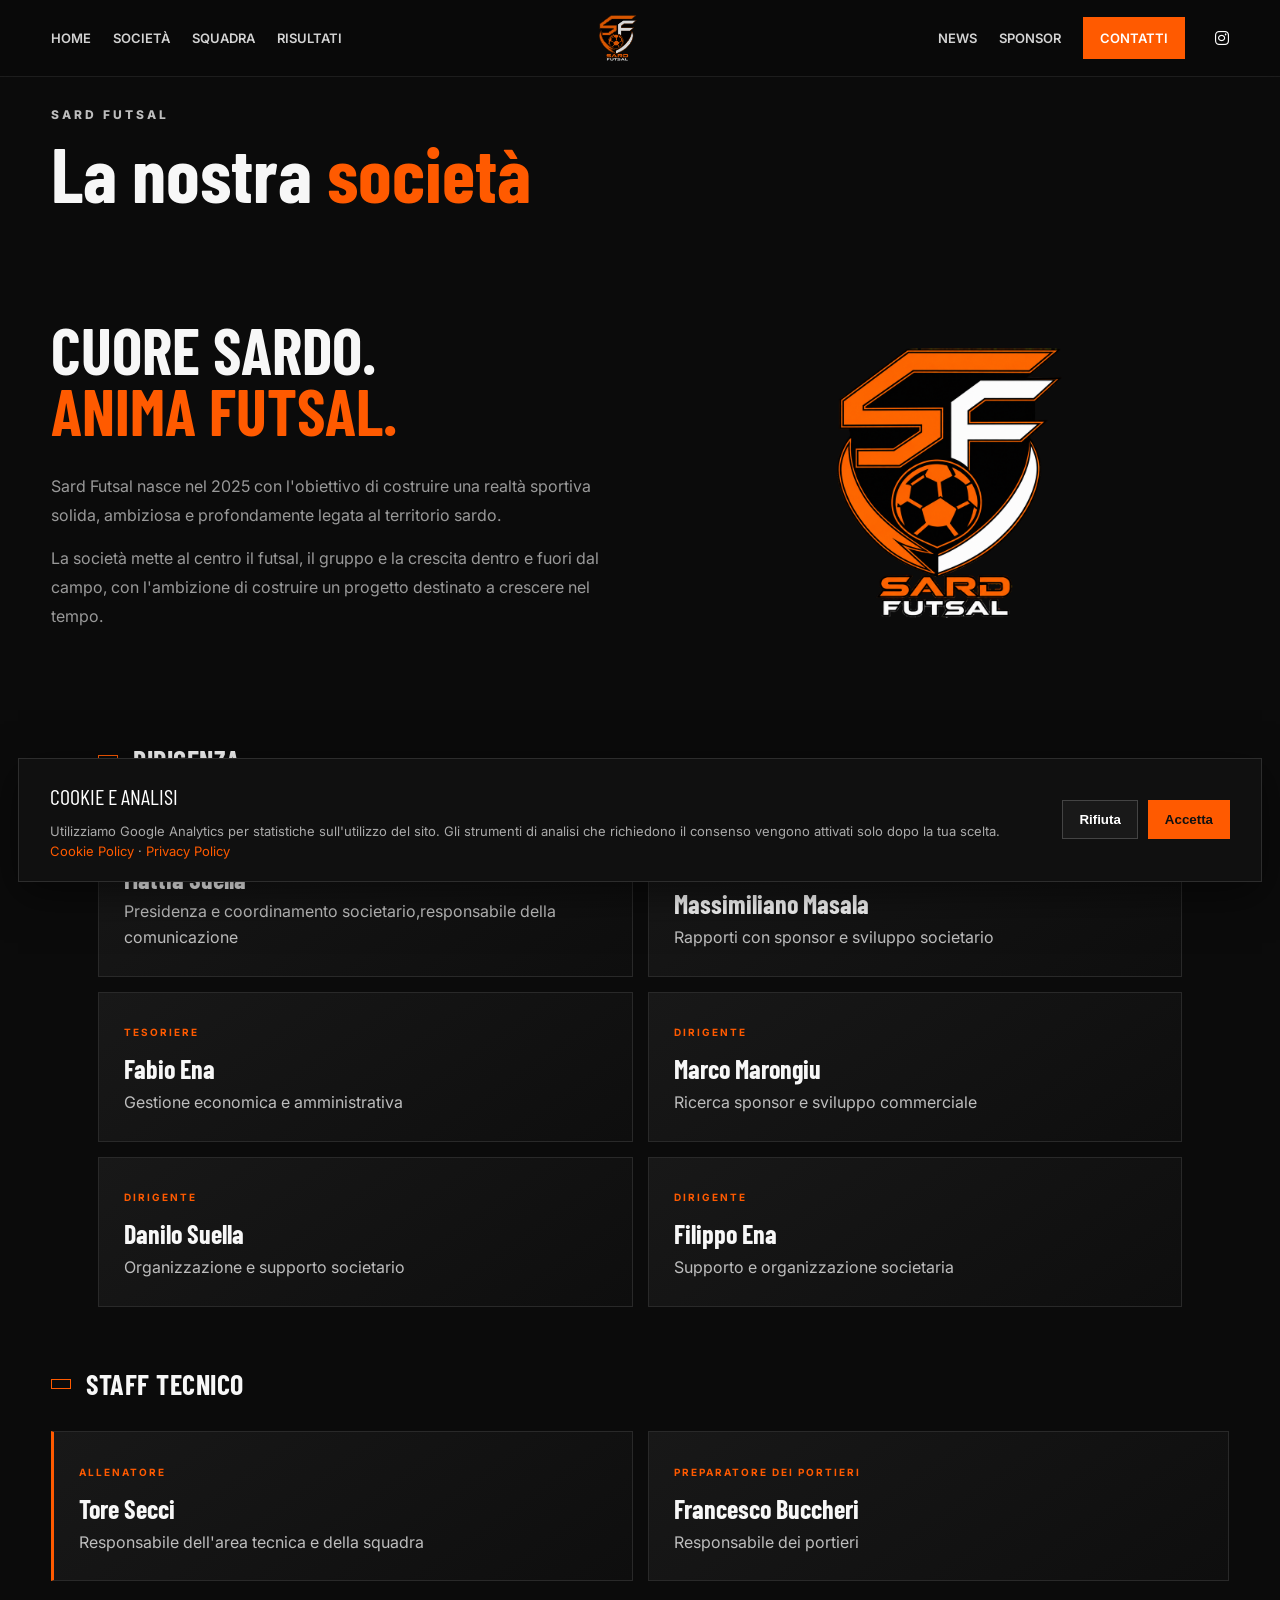
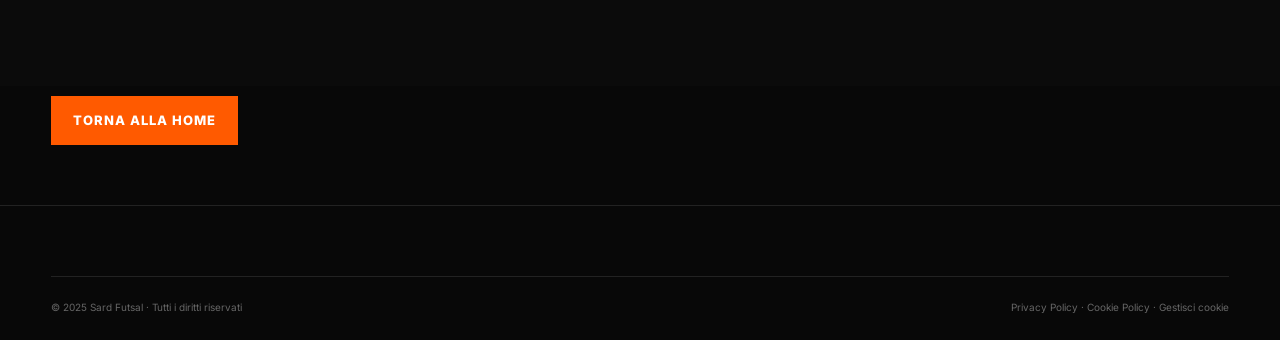
<file: societa.html>
<!DOCTYPE html>
<html lang="it">
<head>
  <meta charset="UTF-8">
  <meta name="viewport" content="width=device-width, initial-scale=1.0">
  <meta name="description" content="La società Sard Futsal: dirigenza e staff tecnico del club di calcio a 5 di Decimoputzu.">
<title>Società | Sard Futsal | Decimoputzu</title>
  <link rel="icon" type="image/png" href="favicon.png">
<link rel="canonical" href="https://www.sardfutsal.it/societa.html">
  <link rel="stylesheet" href="style.css">
  <link rel="stylesheet" href="https://cdnjs.cloudflare.com/ajax/libs/font-awesome/6.5.2/css/all.min.css">
  <script src="script.js" defer></script>
</head>
<body>
  <header class="site-header">
    <div class="container nav">
      <button class="menu-toggle" aria-label="Apri menu" aria-expanded="false">☰</button>
      <a class="brand brand-mobile" href="index.html#home"><img class="brand-logo" src="sard-futsal-logo.png" alt="Logo Sard Futsal"><span>SARD FUTSAL</span></a>
      <nav id="main-nav">
        <div class="nav-left">
          <a href="index.html#home">Home</a>
        <a class="active" href="societa.html">Società</a>
        <a href="squadra.html">Squadra</a>
        <a href="index.html#risultati">Risultati</a>
        </div>
        <a class="brand brand-desktop" href="index.html#home"><img class="brand-logo" src="sard-futsal-logo.png" alt="Logo Sard Futsal"></a>
        <div class="nav-right">
          <a href="news.html">News</a>
        <a href="index.html#sponsor">Sponsor</a>
        <a class="nav-cta" href="index.html#contatti">Contatti</a>
        </div>
      </nav>
      <a class="nav-icon" href="https://www.instagram.com/sardfutsal" target="_blank" rel="noopener" aria-label="Instagram Sard Futsal"><i class="fa-brands fa-instagram"></i></a>
    </div>
  </header>

  <main>
<section id="societa" class="section society-section">

  <div class="container">



    <div class="section-heading">

      <div>

        <p class="eyebrow orange">SARD FUTSAL</p>

        <h2>La nostra <span>società</span></h2>

      </div>

    </div>



    <div class="society-intro">



      <div class="society-text">

      



        <h3>

          Cuore sardo.<br>

          <span>Anima futsal.</span>

        </h3>



        <p>

          Sard Futsal nasce nel 2025 con l'obiettivo di costruire

          una realtà sportiva solida, ambiziosa e profondamente legata

          al territorio sardo.

        </p>



        <p>

          La società mette al centro il futsal, il gruppo e la crescita

          dentro e fuori dal campo, con l'ambizione di costruire

          un progetto destinato a crescere nel tempo.

        </p>

      </div>

<div class="society-visual">

  <img

    src="sard-futsal-logo.png"

    alt="Sard Futsal"

    class="society-logo"

  >

</div>



    </div>





  <!-- DIRIGENZA -->



<div class="society-block">



  <div class="roster-title">

    <span></span>

    <h3>Dirigenza</h3>

  </div>



  <div class="staff-grid">



    <article class="staff-card">

      <div class="staff-role">Presidente</div>

      <h3>Mattia Suella</h3>

      <p>Presidenza e coordinamento societario,responsabile della comunicazione</p>

    </article>



    <article class="staff-card">

      <div class="staff-role">Vicepresidente</div>

      <h3>Massimiliano Masala</h3>

      <p>Rapporti con sponsor e sviluppo societario</p>

    </article>



    <article class="staff-card">

      <div class="staff-role">Tesoriere</div>

      <h3>Fabio Ena</h3>

      <p>Gestione economica e amministrativa</p>

    </article>



    <article class="staff-card">

      <div class="staff-role">Dirigente</div>

      <h3>Marco Marongiu</h3>

      <p>Ricerca sponsor e sviluppo commerciale</p>

    </article>



    <article class="staff-card">

      <div class="staff-role">Dirigente</div>

      <h3>Danilo Suella</h3>

      <p>Organizzazione e supporto societario</p>

    </article>



    <article class="staff-card">

      <div class="staff-role">Dirigente</div>

      <h3>Filippo Ena</h3>

      <p>Supporto e organizzazione societaria</p>

    </article>



  </div>



</div>



</div>

    <!-- STAFF TECNICO -->



<div class="society-block">



  <div class="roster-title">

    <span></span>

    <h3>Staff tecnico</h3>

  </div>



  <div class="staff-grid">



    <article class="staff-card staff-coach">

      <div class="staff-role">Allenatore</div>

      <h3>Tore Secci</h3>

      <p>Responsabile dell'area tecnica e della squadra</p>

    </article>



    <article class="staff-card">

      <div class="staff-role">Preparatore dei portieri</div>

      <h3>Francesco Buccheri</h3>

      <p>Responsabile dei portieri</p>

    </article>



  </div>

</div>



</section>
    <div class="container" style="padding-top: 10px; padding-bottom: 60px;">
      <a class="btn btn-primary" href="index.html#home">Torna alla home</a>
    </div>
  </main>

  <footer class="site-footer">
    <div class="container">
      <div class="footer-bottom" style="margin-top: 0;">
        <p>© 2025 Sard Futsal · Tutti i diritti riservati</p>
        <p><a href="privacy.html">Privacy Policy</a> · <a href="cookie.html">Cookie Policy</a> · <a href="javascript:void(0)" onclick="window.sardFutsalOpenCookieSettings && window.sardFutsalOpenCookieSettings();">Gestisci cookie</a></p>
      </div>
    </div>
  </footer>
</body>
</html>
</file>
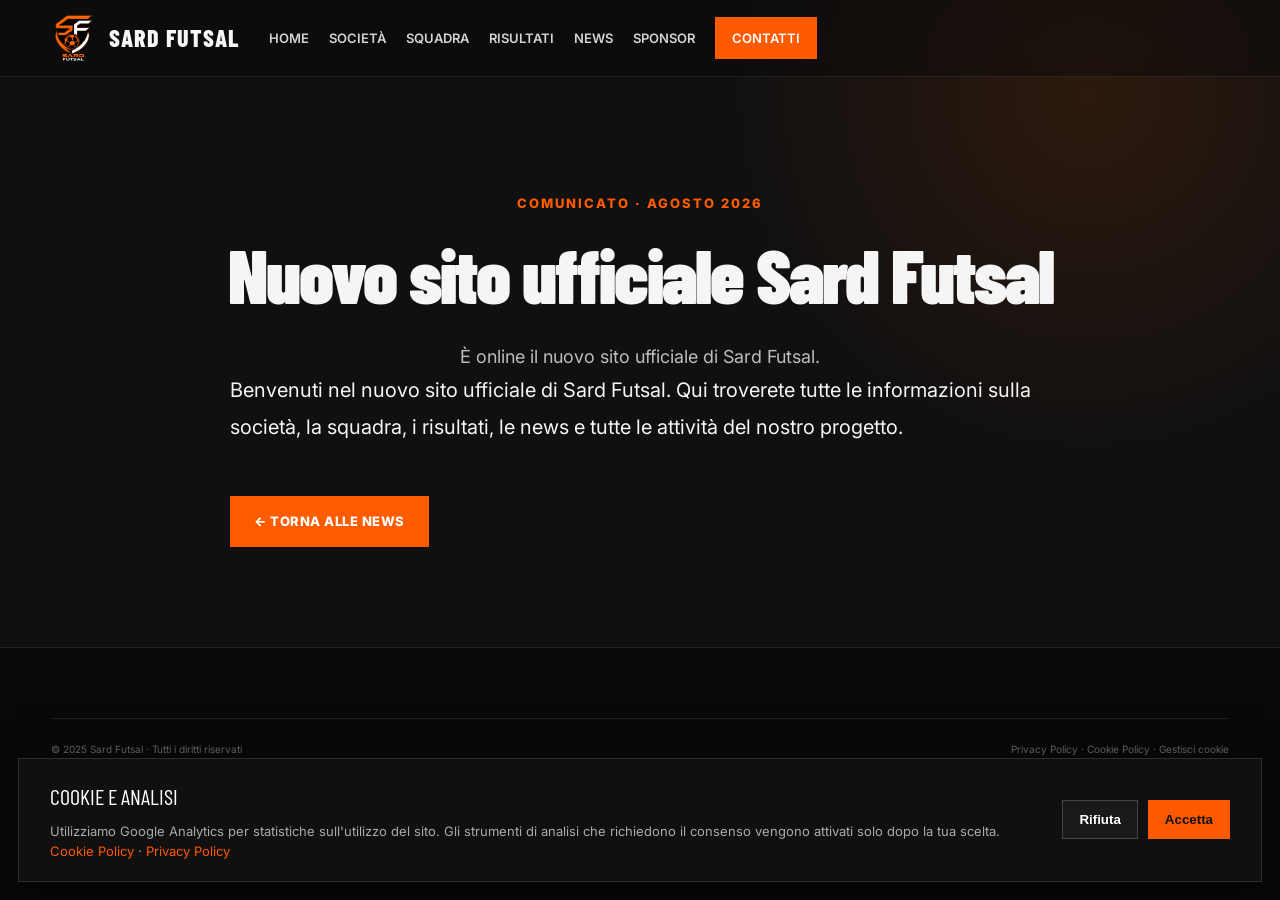
<file: news/nuovo-sito-ufficiale-sard-futsal.html>
<!DOCTYPE html>
<html lang="it">

<head>

  <meta charset="UTF-8">

  <meta
    name="viewport"
    content="width=device-width, initial-scale=1.0"
  >

  <meta
    name="description"
    content="È online il nuovo sito ufficiale di Sard Futsal."
  >

  <title>
    Nuovo sito ufficiale Sard Futsal | Sard Futsal
  </title>

  <link
    rel="icon"
    type="image/png"
    href="../favicon.png"
  >

  <link
    rel="canonical"
    href="https://www.sardfutsal.it/news/nuovo-sito-ufficiale-sard-futsal.html"
  >

  <link
    rel="stylesheet"
    href="../style.css"
  >

  <link
    rel="stylesheet"
    href="https://cdnjs.cloudflare.com/ajax/libs/font-awesome/6.5.2/css/all.min.css"
  >

  <script
    src="../script.js"
    defer
  ></script>

</head>


<body>


<header class="site-header">

  <div class="container nav">

    <a
      class="brand"
      href="../index.html#home"
    >

      <img
        class="brand-logo"
        src="../sard-futsal-logo.png"
        alt="Logo Sard Futsal"
      >

      <span>SARD FUTSAL</span>

    </a>


    <button
      class="menu-toggle"
      aria-label="Apri menu"
      aria-expanded="false"
    >
      ☰
    </button>


    <nav id="main-nav">

      <a href="../index.html#home">
        Home
      </a>

      <a href="../index.html#societa">
        Società
      </a>

      <a href="../index.html#squadra">
        Squadra
      </a>

      <a href="../index.html#risultati">
        Risultati
      </a>

      <a
        class="active"
        href="../news.html"
      >
        News
      </a>

      <a href="../index.html#sponsor">
        Sponsor
      </a>

      <a
        class="nav-cta"
        href="../index.html#contatti"
      >
        Contatti
      </a>

    </nav>

  </div>

</header>


<main>

  <article class="news-article">

    <div class="container">


      <header class="news-article-header">

        <div class="news-story-meta">

          COMUNICATO
          ·
          AGOSTO 2026

        </div>


        <h1>
          Nuovo sito ufficiale Sard Futsal
        </h1>


        <p class="news-excerpt">

          È online il nuovo sito ufficiale di Sard Futsal.

        </p>

      </header>


      


      <div class="news-article-content">

        
        <p>Benvenuti nel nuovo sito ufficiale di Sard Futsal.   Qui troverete tutte le informazioni sulla società, la squadra, i risultati, le news e tutte le attività del nostro progetto.</p>
        

      </div>


      <div class="news-back">

        <a
          class="btn btn-primary"
          href="../news.html"
        >
          ← Torna alle news
        </a>

      </div>


    </div>

  </article>

</main>


<footer class="site-footer">

  <div class="container">

    <div
      class="footer-bottom"
      style="margin-top: 0;"
    >

      <p>
        © 2025 Sard Futsal · Tutti i diritti riservati
      </p>

      <p>

        <a href="../privacy.html">
          Privacy Policy
        </a>

        ·

        <a href="../cookie.html">
          Cookie Policy
        </a>

        ·

        <a
          href="javascript:void(0)"
          onclick="window.sardFutsalOpenCookieSettings && window.sardFutsalOpenCookieSettings();"
        >
          Gestisci cookie
        </a>

      </p>

    </div>

  </div>

</footer>


</body>

</html>
</file>
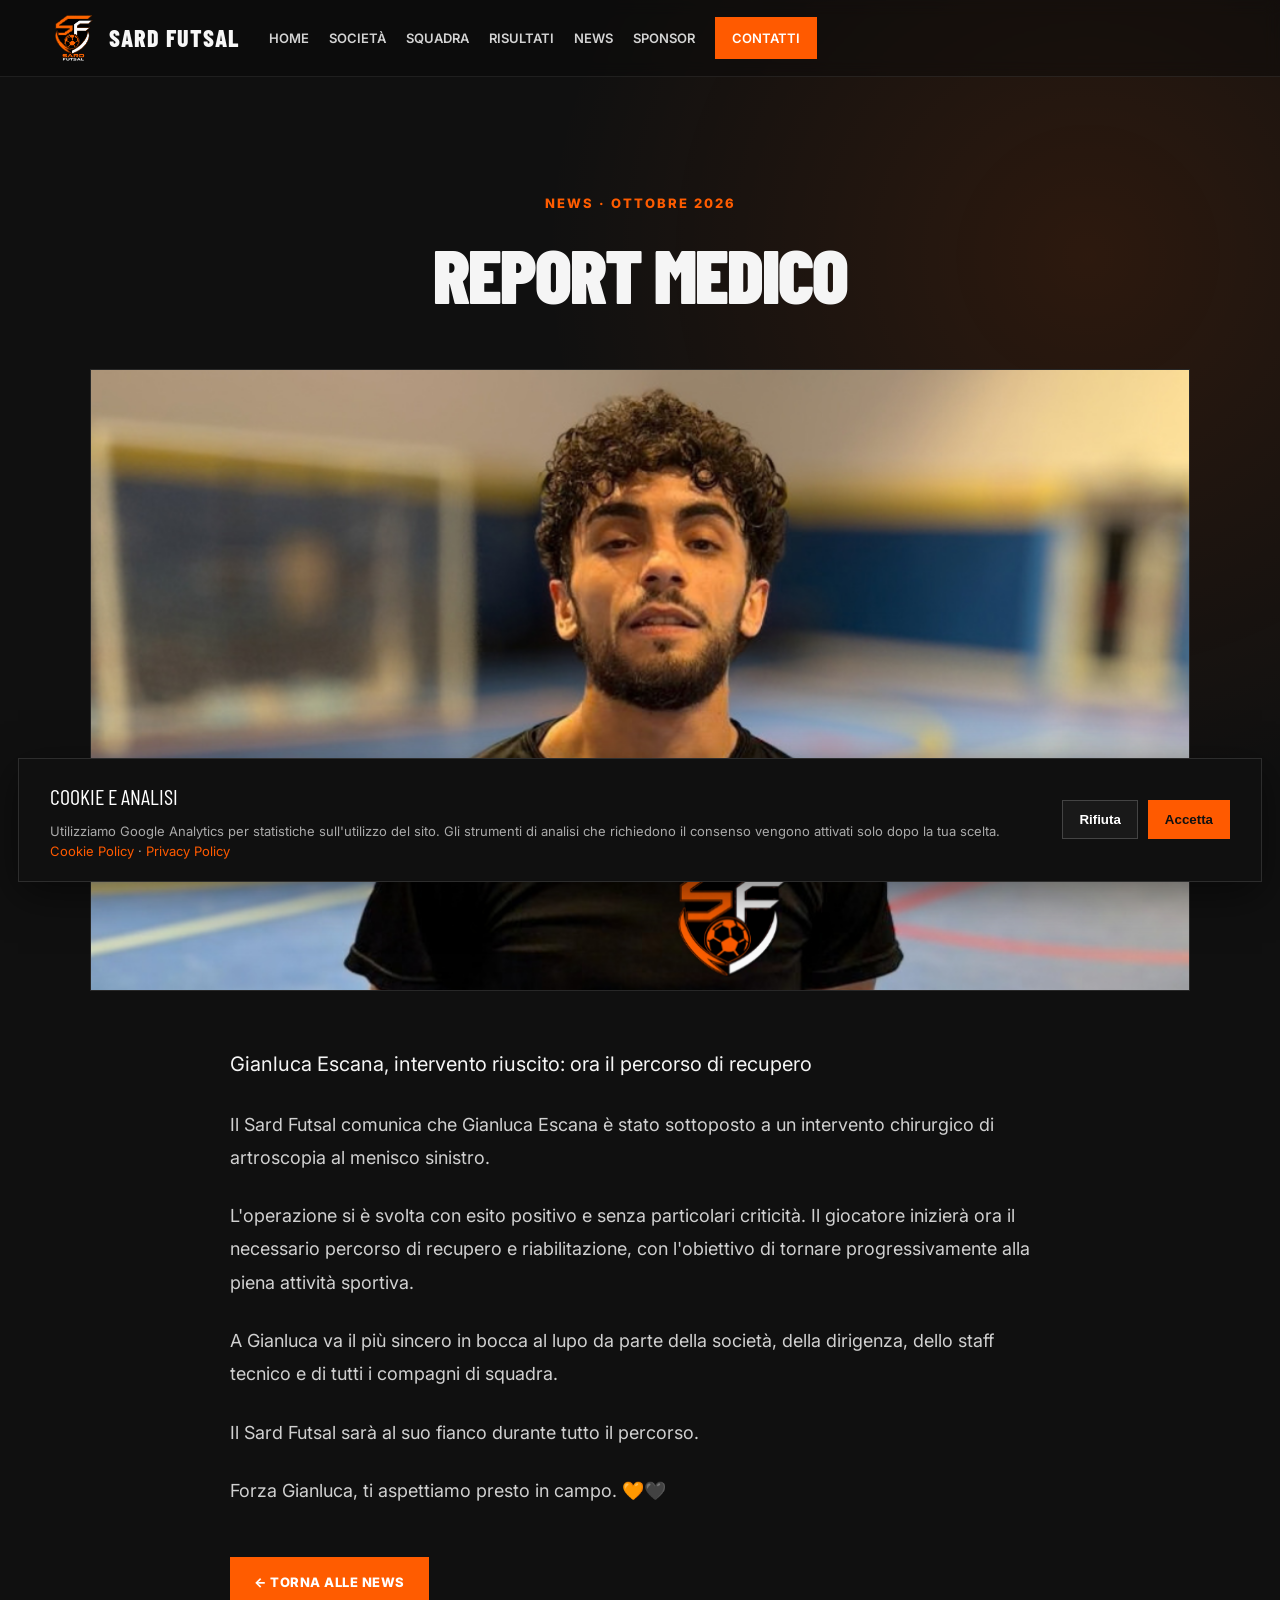
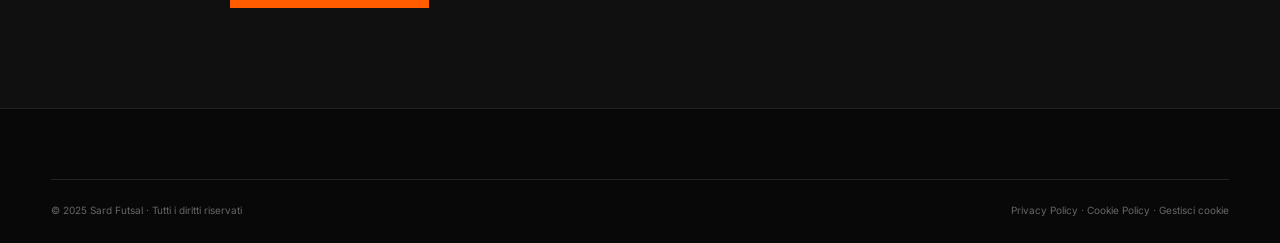
<file: news/report-medico.html>
<!DOCTYPE html>
<html lang="it">

<head>

  <meta charset="UTF-8">

  <meta
    name="viewport"
    content="width=device-width, initial-scale=1.0"
  >

  <meta
    name="description"
    content=""
  >

  <title>
    REPORT MEDICO | Sard Futsal
  </title>

  <link
    rel="icon"
    type="image/png"
    href="../favicon.png"
  >

  <link
    rel="canonical"
    href="https://www.sardfutsal.it/news/report-medico.html"
  >

  <link
    rel="stylesheet"
    href="../style.css"
  >

  <link
    rel="stylesheet"
    href="https://cdnjs.cloudflare.com/ajax/libs/font-awesome/6.5.2/css/all.min.css"
  >

  <script
    src="../script.js"
    defer
  ></script>

</head>


<body>


<header class="site-header">

  <div class="container nav">

    <a
      class="brand"
      href="../index.html#home"
    >

      <img
        class="brand-logo"
        src="../sard-futsal-logo.png"
        alt="Logo Sard Futsal"
      >

      <span>SARD FUTSAL</span>

    </a>


    <button
      class="menu-toggle"
      aria-label="Apri menu"
      aria-expanded="false"
    >
      ☰
    </button>


    <nav id="main-nav">

      <a href="../index.html#home">
        Home
      </a>

      <a href="../index.html#societa">
        Società
      </a>

      <a href="../index.html#squadra">
        Squadra
      </a>

      <a href="../index.html#risultati">
        Risultati
      </a>

      <a
        class="active"
        href="../news.html"
      >
        News
      </a>

      <a href="../index.html#sponsor">
        Sponsor
      </a>

      <a
        class="nav-cta"
        href="../index.html#contatti"
      >
        Contatti
      </a>

    </nav>

  </div>

</header>


<main>

  <article class="news-article">

    <div class="container">


      <header class="news-article-header">

        <div class="news-story-meta">

          NEWS
          ·
          OTTOBRE 2026

        </div>


        <h1>
          REPORT MEDICO
        </h1>


        <p class="news-excerpt">

          

        </p>

      </header>


      
        <div class="article-image">
          <img
            src="/images/SARDFUTSAL (44).png"
            alt="REPORT MEDICO"
            style="object-position: 50% 50%"
            loading="lazy"
          >
        </div>
        


      <div class="news-article-content">

        
        <p>Gianluca Escana, intervento riuscito: ora il percorso di recupero</p>
        

        <p>Il Sard Futsal comunica che Gianluca Escana è stato sottoposto a un intervento chirurgico di artroscopia al menisco sinistro.</p>
        

        <p>L&#x27;operazione si è svolta con esito positivo e senza particolari criticità. Il giocatore inizierà ora il necessario percorso di recupero e riabilitazione, con l&#x27;obiettivo di tornare progressivamente alla piena attività sportiva.</p>
        

        <p>A Gianluca va il più sincero in bocca al lupo da parte della società, della dirigenza, dello staff tecnico e di tutti i compagni di squadra.</p>
        

        <p>Il Sard Futsal sarà al suo fianco durante tutto il percorso.</p>
        

        <p>Forza Gianluca, ti aspettiamo presto in campo. 🧡🖤</p>
        

      </div>


      <div class="news-back">

        <a
          class="btn btn-primary"
          href="../news.html"
        >
          ← Torna alle news
        </a>

      </div>


    </div>

  </article>

</main>


<footer class="site-footer">

  <div class="container">

    <div
      class="footer-bottom"
      style="margin-top: 0;"
    >

      <p>
        © 2025 Sard Futsal · Tutti i diritti riservati
      </p>

      <p>

        <a href="../privacy.html">
          Privacy Policy
        </a>

        ·

        <a href="../cookie.html">
          Cookie Policy
        </a>

        ·

        <a
          href="javascript:void(0)"
          onclick="window.sardFutsalOpenCookieSettings && window.sardFutsalOpenCookieSettings();"
        >
          Gestisci cookie
        </a>

      </p>

    </div>

  </div>

</footer>


</body>

</html>
</file>
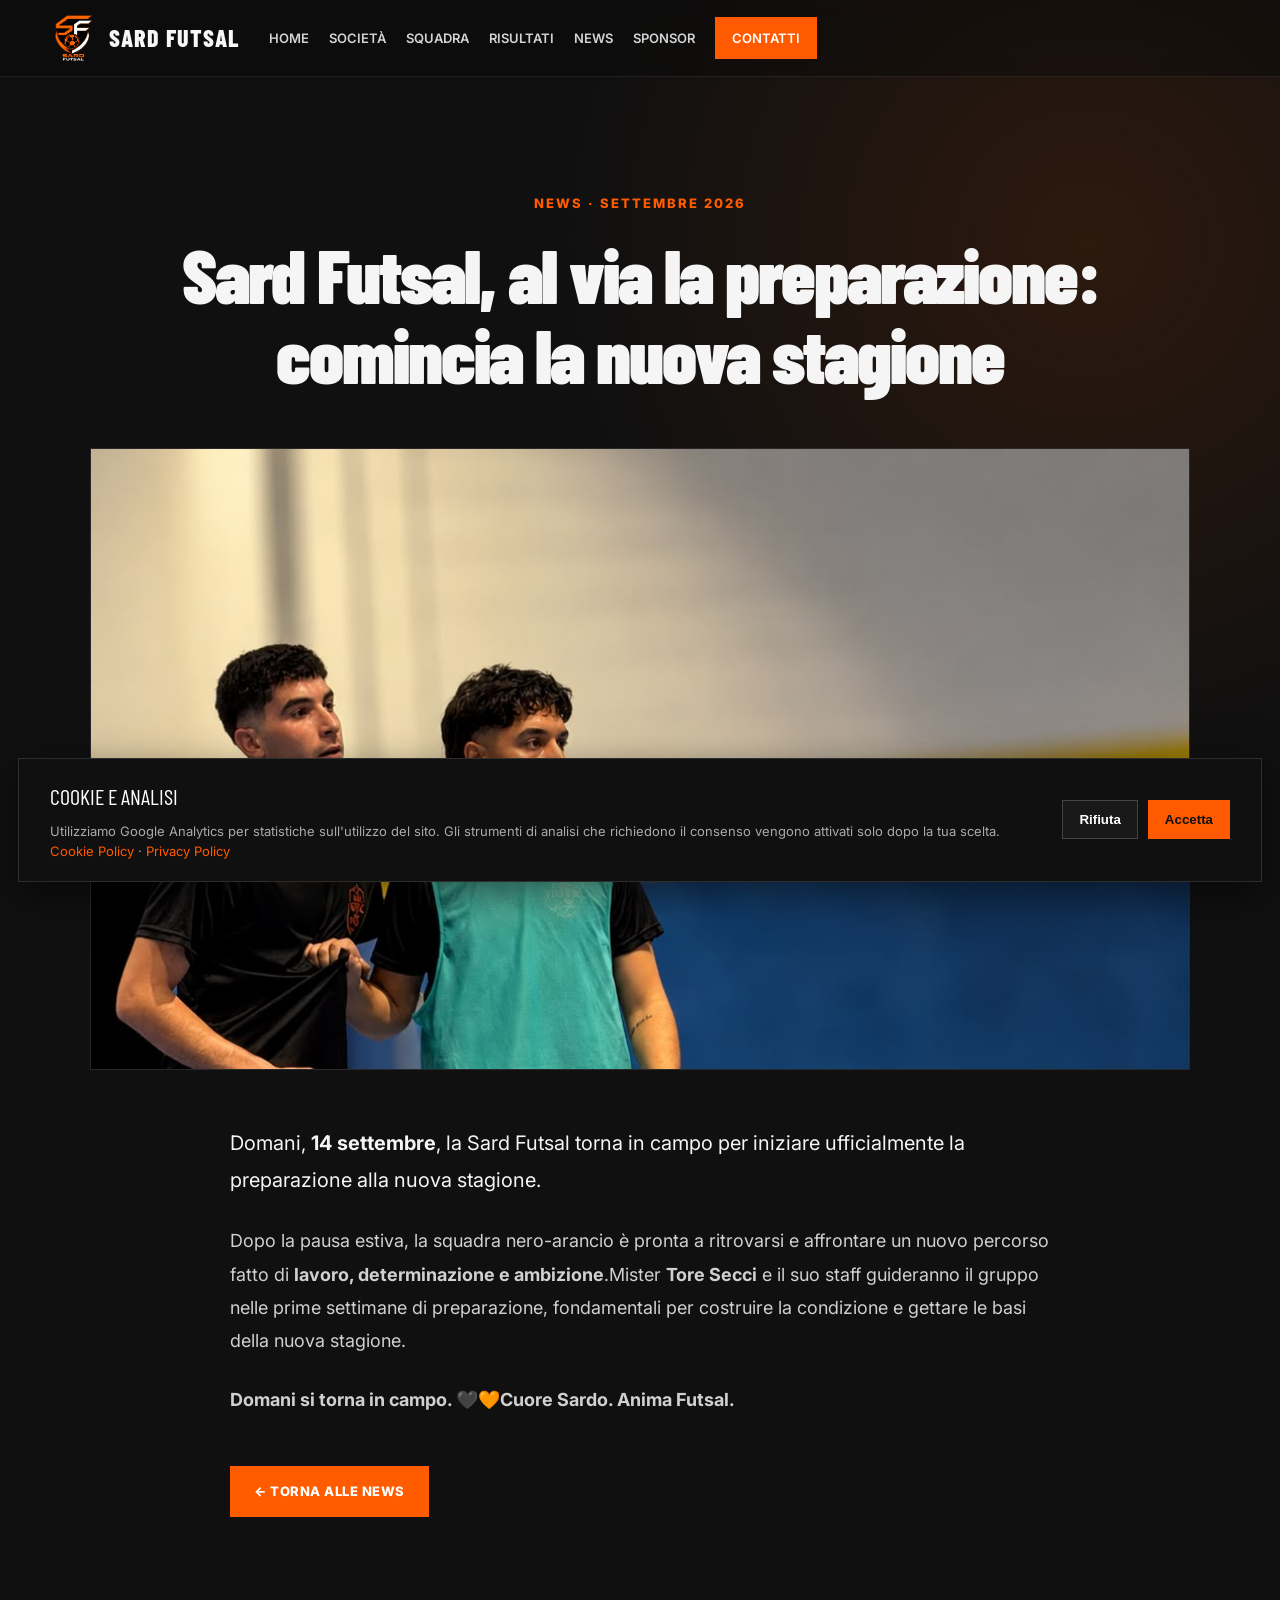
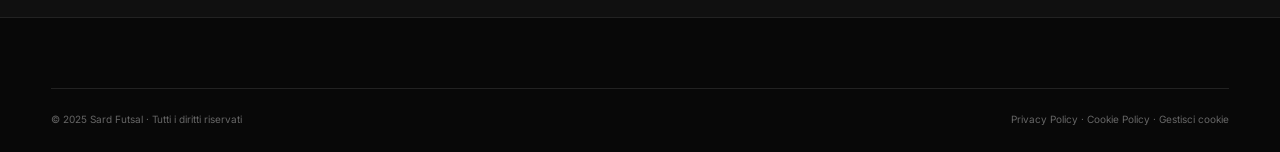
<file: news/sard-futsal-al-via-la-preparazione-comincia-la-nuova-stagione.html>
<!DOCTYPE html>
<html lang="it">

<head>

  <meta charset="UTF-8">

  <meta
    name="viewport"
    content="width=device-width, initial-scale=1.0"
  >

  <meta
    name="description"
    content=""
  >

  <title>
    Sard Futsal, al via la preparazione: comincia la nuova stagione | Sard Futsal
  </title>

  <link
    rel="icon"
    type="image/png"
    href="../favicon.png"
  >

  <link
    rel="canonical"
    href="https://www.sardfutsal.it/news/sard-futsal-al-via-la-preparazione-comincia-la-nuova-stagione.html"
  >

  <link
    rel="stylesheet"
    href="../style.css"
  >

  <link
    rel="stylesheet"
    href="https://cdnjs.cloudflare.com/ajax/libs/font-awesome/6.5.2/css/all.min.css"
  >

  <script
    src="../script.js"
    defer
  ></script>

</head>


<body>


<header class="site-header">

  <div class="container nav">

    <a
      class="brand"
      href="../index.html#home"
    >

      <img
        class="brand-logo"
        src="../sard-futsal-logo.png"
        alt="Logo Sard Futsal"
      >

      <span>SARD FUTSAL</span>

    </a>


    <button
      class="menu-toggle"
      aria-label="Apri menu"
      aria-expanded="false"
    >
      ☰
    </button>


    <nav id="main-nav">

      <a href="../index.html#home">
        Home
      </a>

      <a href="../index.html#societa">
        Società
      </a>

      <a href="../index.html#squadra">
        Squadra
      </a>

      <a href="../index.html#risultati">
        Risultati
      </a>

      <a
        class="active"
        href="../news.html"
      >
        News
      </a>

      <a href="../index.html#sponsor">
        Sponsor
      </a>

      <a
        class="nav-cta"
        href="../index.html#contatti"
      >
        Contatti
      </a>

    </nav>

  </div>

</header>


<main>

  <article class="news-article">

    <div class="container">


      <header class="news-article-header">

        <div class="news-story-meta">

          NEWS
          ·
          SETTEMBRE 2026

        </div>


        <h1>
          Sard Futsal, al via la preparazione: comincia la nuova stagione
        </h1>


        <p class="news-excerpt">

          

        </p>

      </header>


      
        <div class="article-image">
          <img
            src="/images/WhatsApp Image 2026-09-29 at 16.58.06.jpeg"
            alt="Sard Futsal, al via la preparazione: comincia la nuova stagione"
            style="object-position: 50% 0%"
            loading="lazy"
          >
        </div>
        


      <div class="news-article-content">

        
        <p>Domani, <strong>14 settembre</strong>, la Sard Futsal torna in campo per iniziare ufficialmente la preparazione alla nuova stagione.</p>
        

        <p>Dopo la pausa estiva, la squadra nero-arancio è pronta a ritrovarsi e affrontare un nuovo percorso fatto di <strong>lavoro, determinazione e ambizione</strong>.Mister <strong>Tore Secci</strong> e il suo staff guideranno il gruppo nelle prime settimane di preparazione, fondamentali per costruire la condizione e gettare le basi della nuova stagione.</p>
        

        <p><strong>Domani si torna in campo. 🖤🧡</strong><strong>Cuore Sardo. Anima Futsal.</strong></p>
        

      </div>


      <div class="news-back">

        <a
          class="btn btn-primary"
          href="../news.html"
        >
          ← Torna alle news
        </a>

      </div>


    </div>

  </article>

</main>


<footer class="site-footer">

  <div class="container">

    <div
      class="footer-bottom"
      style="margin-top: 0;"
    >

      <p>
        © 2025 Sard Futsal · Tutti i diritti riservati
      </p>

      <p>

        <a href="../privacy.html">
          Privacy Policy
        </a>

        ·

        <a href="../cookie.html">
          Cookie Policy
        </a>

        ·

        <a
          href="javascript:void(0)"
          onclick="window.sardFutsalOpenCookieSettings && window.sardFutsalOpenCookieSettings();"
        >
          Gestisci cookie
        </a>

      </p>

    </div>

  </div>

</footer>


</body>

</html>
</file>
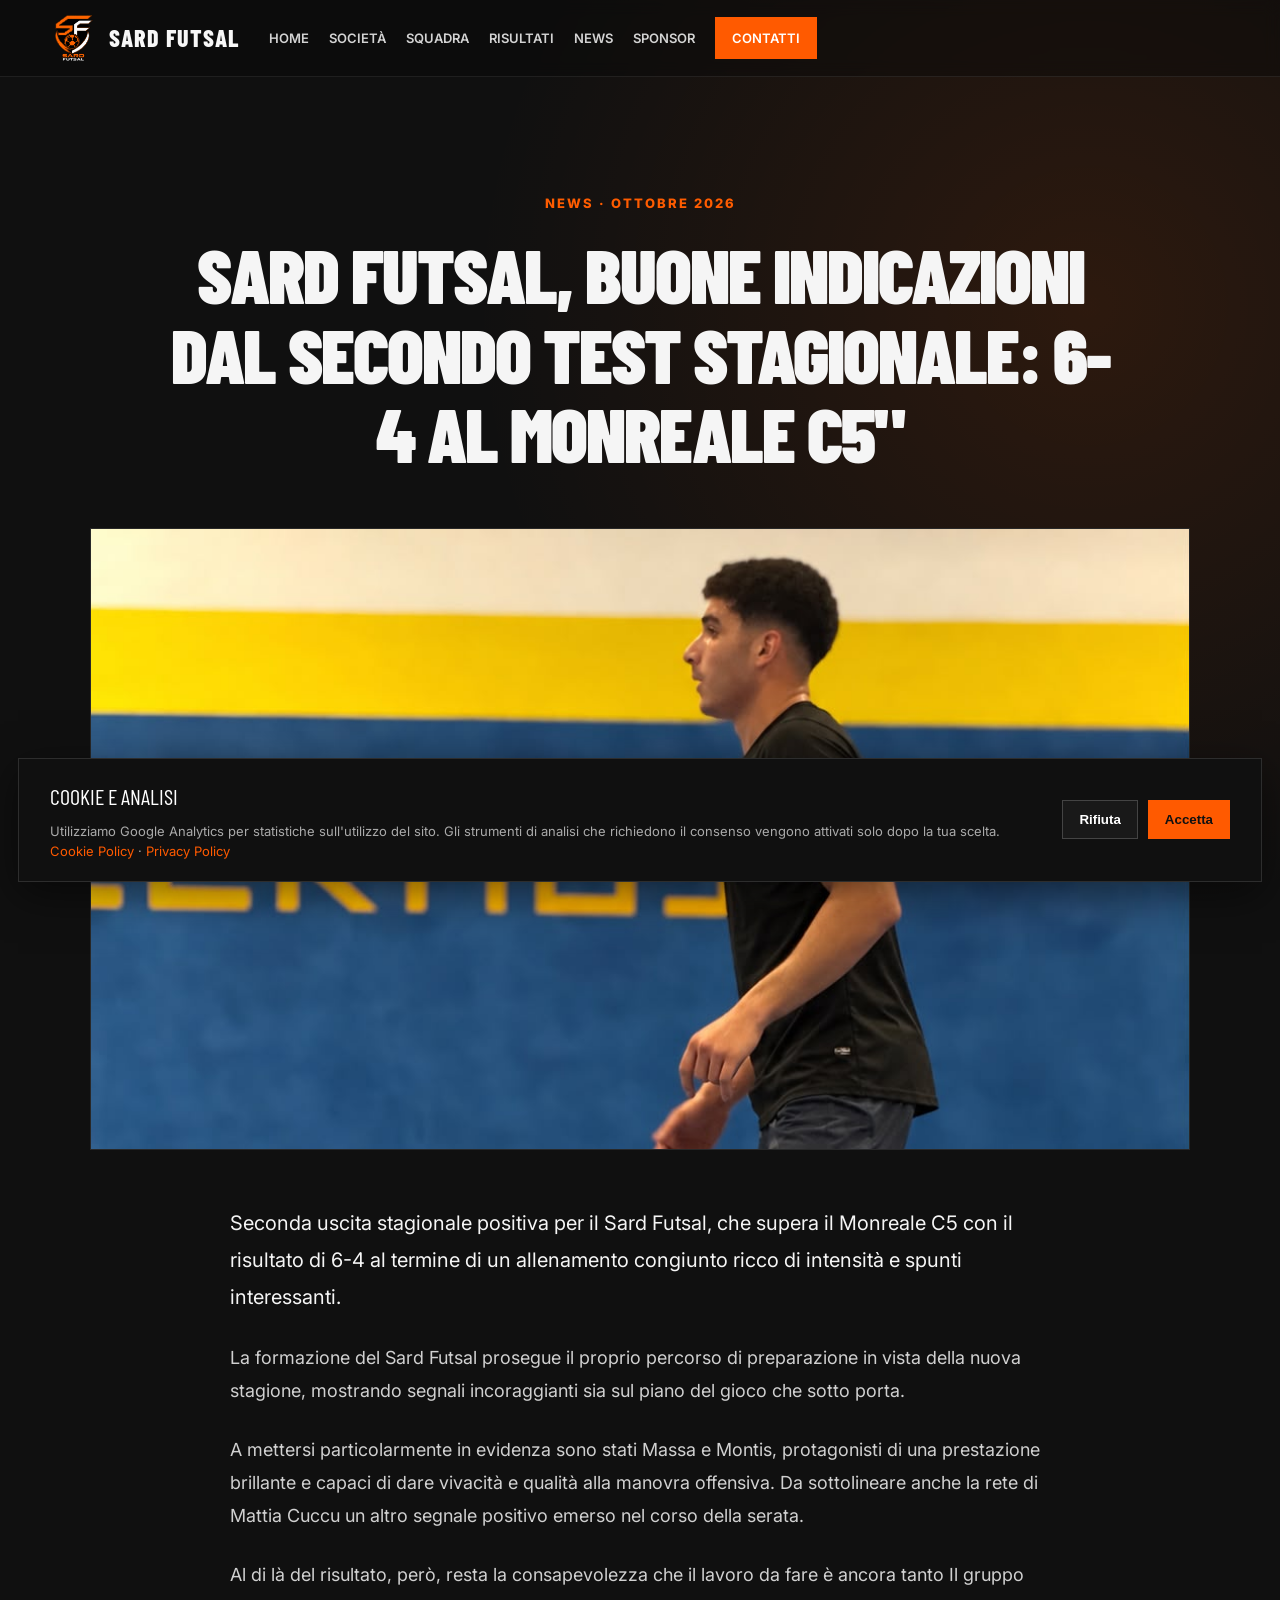
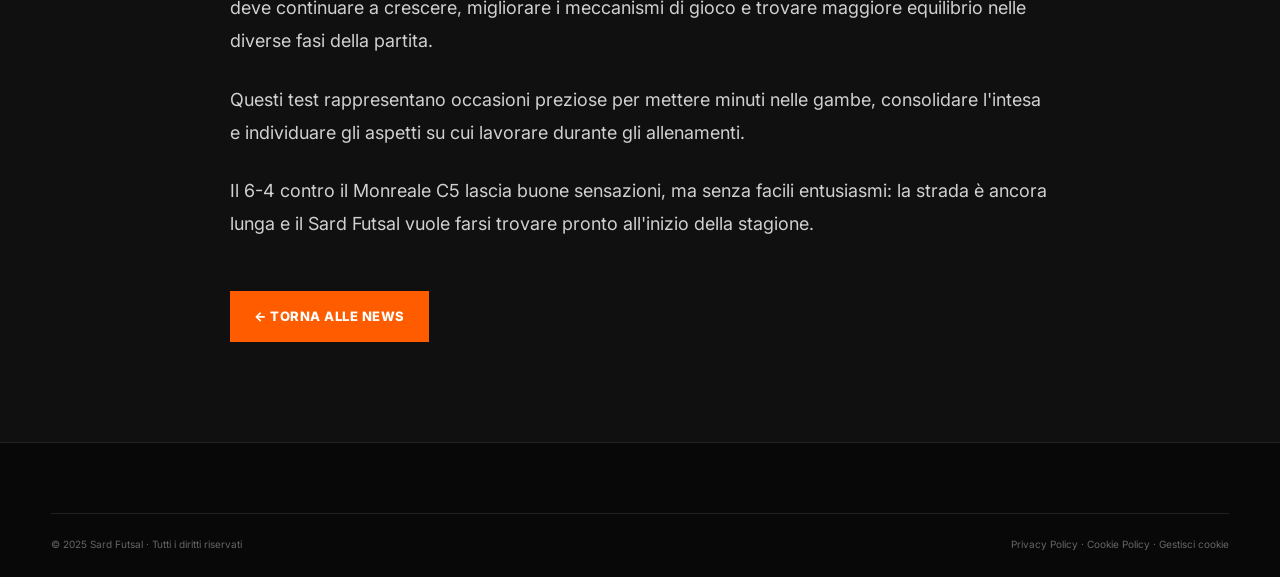
<file: news/sard-futsal-buone-indicazioni-dal-secondo-test-stagionale-6-4-al-monreale-c5.html>
<!DOCTYPE html>
<html lang="it">

<head>

  <meta charset="UTF-8">

  <meta
    name="viewport"
    content="width=device-width, initial-scale=1.0"
  >

  <meta
    name="description"
    content=""
  >

  <title>
    SARD FUTSAL, BUONE INDICAZIONI DAL SECONDO TEST STAGIONALE: 6-4 AL MONREALE C5&quot; | Sard Futsal
  </title>

  <link
    rel="icon"
    type="image/png"
    href="../favicon.png"
  >

  <link
    rel="canonical"
    href="https://www.sardfutsal.it/news/sard-futsal-buone-indicazioni-dal-secondo-test-stagionale-6-4-al-monreale-c5.html"
  >

  <link
    rel="stylesheet"
    href="../style.css"
  >

  <link
    rel="stylesheet"
    href="https://cdnjs.cloudflare.com/ajax/libs/font-awesome/6.5.2/css/all.min.css"
  >

  <script
    src="../script.js"
    defer
  ></script>

</head>


<body>


<header class="site-header">

  <div class="container nav">

    <a
      class="brand"
      href="../index.html#home"
    >

      <img
        class="brand-logo"
        src="../sard-futsal-logo.png"
        alt="Logo Sard Futsal"
      >

      <span>SARD FUTSAL</span>

    </a>


    <button
      class="menu-toggle"
      aria-label="Apri menu"
      aria-expanded="false"
    >
      ☰
    </button>


    <nav id="main-nav">

      <a href="../index.html#home">
        Home
      </a>

      <a href="../index.html#societa">
        Società
      </a>

      <a href="../index.html#squadra">
        Squadra
      </a>

      <a href="../index.html#risultati">
        Risultati
      </a>

      <a
        class="active"
        href="../news.html"
      >
        News
      </a>

      <a href="../index.html#sponsor">
        Sponsor
      </a>

      <a
        class="nav-cta"
        href="../index.html#contatti"
      >
        Contatti
      </a>

    </nav>

  </div>

</header>


<main>

  <article class="news-article">

    <div class="container">


      <header class="news-article-header">

        <div class="news-story-meta">

          NEWS
          ·
          OTTOBRE 2026

        </div>


        <h1>
          SARD FUTSAL, BUONE INDICAZIONI DAL SECONDO TEST STAGIONALE: 6-4 AL MONREALE C5&quot;
        </h1>


        <p class="news-excerpt">

          

        </p>

      </header>


      
        <div class="article-image">
          <img
            src="/images/WhatsApp Image 2026-10-08 at 21.41.19.jpeg"
            alt="SARD FUTSAL, BUONE INDICAZIONI DAL SECONDO TEST STAGIONALE: 6-4 AL MONREALE C5&quot;"
            style="object-position: 50% 0%"
            loading="lazy"
          >
        </div>
        


      <div class="news-article-content">

        
        <p>Seconda uscita stagionale positiva per il Sard Futsal, che supera il Monreale C5 con il risultato di 6-4 al termine di un allenamento congiunto ricco di intensità e spunti interessanti.</p>
        

        <p>La formazione del Sard Futsal prosegue il proprio percorso di preparazione in vista della nuova stagione, mostrando segnali incoraggianti sia sul piano del gioco che sotto porta.</p>
        

        <p>A mettersi particolarmente in evidenza sono stati Massa e Montis, protagonisti di una prestazione brillante e capaci di dare vivacità e qualità alla manovra offensiva. Da sottolineare anche la rete di Mattia Cuccu un altro segnale positivo emerso nel corso della serata.</p>
        

        <p>Al di là del risultato, però, resta la consapevolezza che il lavoro da fare è ancora tanto Il gruppo deve continuare a crescere, migliorare i meccanismi di gioco e trovare maggiore equilibrio nelle diverse fasi della partita.</p>
        

        <p>Questi test rappresentano occasioni preziose per mettere minuti nelle gambe, consolidare l&#x27;intesa e individuare gli aspetti su cui lavorare durante gli allenamenti.</p>
        

        <p>Il 6-4 contro il Monreale C5 lascia buone sensazioni, ma senza facili entusiasmi: la strada è ancora lunga e il Sard Futsal vuole farsi trovare pronto all&#x27;inizio della stagione.</p>
        

      </div>


      <div class="news-back">

        <a
          class="btn btn-primary"
          href="../news.html"
        >
          ← Torna alle news
        </a>

      </div>


    </div>

  </article>

</main>


<footer class="site-footer">

  <div class="container">

    <div
      class="footer-bottom"
      style="margin-top: 0;"
    >

      <p>
        © 2025 Sard Futsal · Tutti i diritti riservati
      </p>

      <p>

        <a href="../privacy.html">
          Privacy Policy
        </a>

        ·

        <a href="../cookie.html">
          Cookie Policy
        </a>

        ·

        <a
          href="javascript:void(0)"
          onclick="window.sardFutsalOpenCookieSettings && window.sardFutsalOpenCookieSettings();"
        >
          Gestisci cookie
        </a>

      </p>

    </div>

  </div>

</footer>


</body>

</html>
</file>
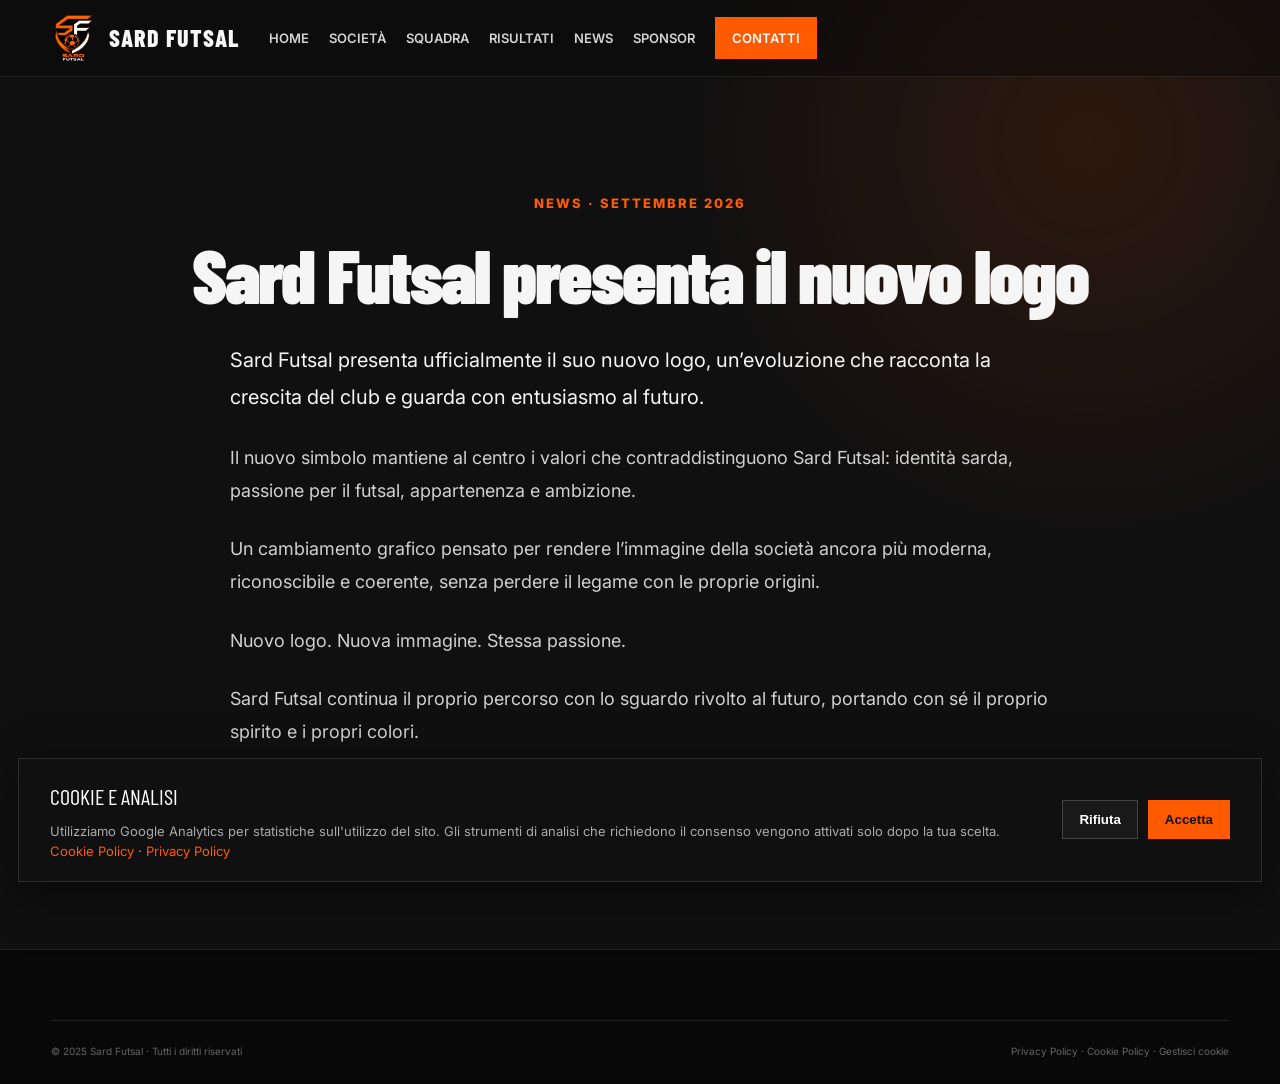
<file: news/sard-futsal-presenta-il-nuovo-logo.html>
<!DOCTYPE html>
<html lang="it">

<head>

  <meta charset="UTF-8">

  <meta
    name="viewport"
    content="width=device-width, initial-scale=1.0"
  >

  <meta
    name="description"
    content=""
  >

  <title>
    Sard Futsal presenta il nuovo logo | Sard Futsal
  </title>

  <link
    rel="icon"
    type="image/png"
    href="../favicon.png"
  >

  <link
    rel="canonical"
    href="https://www.sardfutsal.it/news/sard-futsal-presenta-il-nuovo-logo.html"
  >

  <link
    rel="stylesheet"
    href="../style.css"
  >

  <link
    rel="stylesheet"
    href="https://cdnjs.cloudflare.com/ajax/libs/font-awesome/6.5.2/css/all.min.css"
  >

  <script
    src="../script.js"
    defer
  ></script>

</head>


<body>


<header class="site-header">

  <div class="container nav">

    <a
      class="brand"
      href="../index.html#home"
    >

      <img
        class="brand-logo"
        src="../sard-futsal-logo.png"
        alt="Logo Sard Futsal"
      >

      <span>SARD FUTSAL</span>

    </a>


    <button
      class="menu-toggle"
      aria-label="Apri menu"
      aria-expanded="false"
    >
      ☰
    </button>


    <nav id="main-nav">

      <a href="../index.html#home">
        Home
      </a>

      <a href="../index.html#societa">
        Società
      </a>

      <a href="../index.html#squadra">
        Squadra
      </a>

      <a href="../index.html#risultati">
        Risultati
      </a>

      <a
        class="active"
        href="../news.html"
      >
        News
      </a>

      <a href="../index.html#sponsor">
        Sponsor
      </a>

      <a
        class="nav-cta"
        href="../index.html#contatti"
      >
        Contatti
      </a>

    </nav>

  </div>

</header>


<main>

  <article class="news-article">

    <div class="container">


      <header class="news-article-header">

        <div class="news-story-meta">

          NEWS
          ·
          SETTEMBRE 2026

        </div>


        <h1>
          Sard Futsal presenta il nuovo logo
        </h1>


        <p class="news-excerpt">

          

        </p>

      </header>


      


      <div class="news-article-content">

        
        <p>Sard Futsal presenta ufficialmente il suo nuovo logo, un’evoluzione che racconta la crescita del club e guarda con entusiasmo al futuro.</p>
        

        <p>Il nuovo simbolo mantiene al centro i valori che contraddistinguono Sard Futsal: identità sarda, passione per il futsal, appartenenza e ambizione.</p>
        

        <p>Un cambiamento grafico pensato per rendere l’immagine della società ancora più moderna, riconoscibile e coerente, senza perdere il legame con le proprie origini.</p>
        

        <p>Nuovo logo. Nuova immagine. Stessa passione.</p>
        

        <p>Sard Futsal continua il proprio percorso con lo sguardo rivolto al futuro, portando con sé il proprio spirito e i propri colori.</p>
        

      </div>


      <div class="news-back">

        <a
          class="btn btn-primary"
          href="../news.html"
        >
          ← Torna alle news
        </a>

      </div>


    </div>

  </article>

</main>


<footer class="site-footer">

  <div class="container">

    <div
      class="footer-bottom"
      style="margin-top: 0;"
    >

      <p>
        © 2025 Sard Futsal · Tutti i diritti riservati
      </p>

      <p>

        <a href="../privacy.html">
          Privacy Policy
        </a>

        ·

        <a href="../cookie.html">
          Cookie Policy
        </a>

        ·

        <a
          href="javascript:void(0)"
          onclick="window.sardFutsalOpenCookieSettings && window.sardFutsalOpenCookieSettings();"
        >
          Gestisci cookie
        </a>

      </p>

    </div>

  </div>

</footer>


</body>

</html>
</file>
<file: style.css>
@import url('https://fonts.googleapis.com/css2?family=Barlow+Condensed:wght@500;600;700;800&family=Inter:wght@400;500;600;700&display=swap');

:root{--orange:#ff5a00;--orange2:#ff7a1a;--black:#080808;--dark:#111;--white:#f7f7f7;--muted:#aaa}
*{box-sizing:border-box;margin:0;padding:0}
img{max-width:100%;height:auto}
html{scroll-behavior:smooth}
body{font-family:Inter,Arial,sans-serif;background:var(--black);color:var(--white);line-height:1.6}
a{color:inherit;text-decoration:none}
.container{width:min(1180px,92%);margin:auto}
.site-header{position:fixed;top:0;left:0;width:100%;z-index:20;background:rgba(8,8,8,.4);backdrop-filter:blur(8px);border-bottom:1px solid rgba(255,255,255,.08)}
.nav{min-height:76px;display:flex;align-items:center;justify-content:space-between;gap:30px}
.brand{display:flex;align-items:center;gap:12px;font-family:'Barlow Condensed';font-size:24px;font-weight:800;letter-spacing:1px}
.brand-mark{display:grid;place-items:center;width:42px;height:42px;border:2px solid var(--orange);color:var(--orange);font-size:18px}
nav{display:flex;align-items:center;gap:25px;font-size:13px;font-weight:600;text-transform:uppercase}
nav a{opacity:.85}nav a:hover{color:var(--orange)}
.nav-cta{padding:11px 17px;background:var(--orange);color:#fff!important;opacity:1!important}
.menu-toggle{display:none;background:none;border:0;color:#fff;font-size:28px}
.hero{min-height:720px;display:flex;align-items:center;position:relative;overflow:hidden;background:radial-gradient(circle at 75% 45%,rgba(255,90,0,.28),transparent 28%),linear-gradient(115deg,#080808 35%,#181818 100%)}
.hero:after{content:"";position:absolute;width:520px;height:520px;border:70px solid rgba(255,90,0,.06);border-radius:50%;right:-150px;bottom:-220px}
.hero-overlay{position:absolute;inset:0;background:linear-gradient(90deg,#080808 0%,rgba(8,8,8,.8) 45%,rgba(8,8,8,.2) 100%)}
.hero-content{position:relative;z-index:2;padding-top:70px}
.eyebrow{font-size:12px;font-weight:800;letter-spacing:3px;color:#bbb;margin-bottom:14px}
.orange{color:var(--orange)}
h1,h2,h3,.brand{font-family:'Barlow Condensed',sans-serif}
h1{font-size:clamp(70px,12vw,150px);line-height:.82;letter-spacing:-2px}
h1 span,h2 span{color:var(--orange)}
.tagline{font-family:'Barlow Condensed';font-size:28px;letter-spacing:2px;margin-top:22px}
.hero-actions{display:flex;gap:14px;margin-top:34px;flex-wrap:wrap}
.btn{display:inline-block;padding:14px 22px;font-size:13px;font-weight:800;text-transform:uppercase;letter-spacing:1px;transition:.2s}
.btn-primary{background:var(--orange);color:white}.btn-primary:hover{background:var(--orange2);transform:translateY(-2px)}
.btn-ghost{border:1px solid rgba(255,255,255,.3)}.btn-ghost:hover{border-color:var(--orange);color:var(--orange)}
.match-strip{background:var(--orange);color:#fff}
.match-grid{display:grid;grid-template-columns:1fr 1fr 1fr}
.match-grid>div{padding:25px 22px;border-right:1px solid rgba(255,255,255,.25)}
.match-grid>div:last-child{border:0}
.match-grid small{display:block;font-size:10px;font-weight:800;letter-spacing:2px;opacity:.8}
.match-grid strong{display:block;font-family:'Barlow Condensed';font-size:25px;margin:5px 0}
.match-grid strong span{font-size:14px;margin:0 7px}
.match-grid p{font-size:12px;opacity:.85}
.section{padding:105px 0}
.dark-section{background:#101010}
.split{display:grid;grid-template-columns:1fr 1fr;gap:80px;align-items:center}
@media (max-width: 700px) {
  .split {
    grid-template-columns: 1fr;
    gap: 30px;
  }
}
h2{font-size:clamp(48px,6vw,76px);line-height:.92;margin-bottom:25px}
.section p{color:#bdbdbd;max-width:620px}
.text-link{display:inline-block;margin-top:22px;color:var(--orange);font-weight:800;font-size:13px;text-transform:uppercase}
.section-heading{display:flex;justify-content:space-between;align-items:end;margin-bottom:38px}
.player-grid{display:grid;grid-template-columns:repeat(4,1fr);gap:14px}
.player-card{min-height:270px;padding:22px;background:linear-gradient(145deg,#191919,#0c0c0c);border:1px solid #252525;position:relative;overflow:hidden}
.player-card:after{content:"";position:absolute;width:170px;height:170px;border:35px solid rgba(255,90,0,.08);border-radius:50%;right:-70px;top:-50px}
.player-number{font-family:'Barlow Condensed';font-size:76px;font-weight:800;color:var(--orange);opacity:.85}
.player-card h3{font-size:28px;margin-top:50px}
.player-card p{font-size:12px;text-transform:uppercase;letter-spacing:2px;color:#777!important}
.results-table{margin-top:35px;border-top:1px solid #333}
.table-row{display:grid;grid-template-columns:120px 1fr 120px;gap:20px;padding:20px 10px;border-bottom:1px solid #252525}
@media (max-width: 520px) {
  .results-table {
    margin-top: 25px;
  }
  .table-row {
    grid-template-columns: 70px 1fr 65px;
    gap: 10px;
    padding: 16px 5px;
    font-size: 12px;
  }
}
.table-head{font-size:10px;font-weight:800;letter-spacing:2px;color:#777}
.table-row strong{text-align:right;color:var(--orange)}
/* =========================
   NEWS
========================= */

.news-grid {
  display: grid;
  grid-template-columns: repeat(3, 1fr);
  gap: 18px;
  margin-top: 35px;
}

.news-card {
  background: #0b0b0b;
  border: 1px solid #252525;
  overflow: hidden;
  transition: transform .25s ease, border-color .25s ease;
}

.news-card:hover {
  transform: translateY(-5px);
  border-color: var(--orange);
}

.news-image {
  height: 190px;
  background: #050505;
  position: relative;
  overflow: hidden;
}

.news-image::after {
  content: "";
  position: absolute;
  width: 160px;
  height: 160px;
  border: 30px solid rgba(255,255,255,.08);
  border-radius: 50%;
  right: -70px;
  top: -70px;
}

.news-body {
  padding: 24px;
}

.news-body small {
  color: var(--orange);
  font-weight: 800;
  letter-spacing: 2px;
  font-size: 10px;
}

.news-body h3 {
  font-size: 27px;
  line-height: 1;
  margin: 10px 0 12px;
}

.news-body p {
  color: #999;
  font-size: 13px;
  line-height: 1.6;
}

/* =========================
   NEWS MOBILE
========================= */

@media (max-width: 850px) {

  .news-grid {
    grid-template-columns: 1fr;
    gap: 15px;
  }

  .news-image {
    height: 180px;
  }

  .news-body h3 {
    font-size: 25px;
  }

}
.sponsor-section{background:linear-gradient(110deg,var(--orange),#a83200)}
.sponsor-box{display:flex;align-items:center;justify-content:space-between;gap:40px}.sponsor-box .orange{color:#111}.sponsor-box h2 span{color:#111}.sponsor-box p{color:#fff}.sponsor-box .btn{background:#111}
.contact-section{background:#f5f5f5;color:#111}.contact-section p{color:#555}.contact-section h2 span{color:var(--orange)}.contact-list p{margin-bottom:20px}.contact-list strong{color:#111}
footer{background:#050505;border-top:1px solid #222;padding:35px 0}.footer-inner{display:flex;justify-content:space-between;gap:30px}.footer-inner strong{font-family:'Barlow Condensed';font-size:25px}.footer-inner p{font-size:12px;color:#777}
.nav-icon{display:flex;align-items:center;color:#fff;font-size:16px}
.nav-icon:hover{color:var(--orange)}
.brand-mobile{display:none}
#main-nav{display:flex;align-items:center;flex:1;gap:20px}
.nav-left,.nav-right{display:flex;align-items:center;gap:22px}
.nav-left{flex:1;justify-content:flex-start}
.nav-right{flex:1;justify-content:flex-end}
@media(max-width:850px){nav{display:none;position:absolute;top:76px;left:0;width:100%;background:#0b0b0b;flex-direction:column;align-items:stretch;padding:20px 5%;gap:0}nav.open{display:flex}nav a{padding:14px 0;border-bottom:1px solid #222}.menu-toggle{display:block;order:1}.match-grid,.split{grid-template-columns:1fr}.match-grid>div{border-right:0;border-bottom:1px solid rgba(255,255,255,.25)}.player-grid{grid-template-columns:1fr 1fr}.news-grid{grid-template-columns:1fr}.section-heading{display:block}.section-heading .text-link{margin-top:0}.sponsor-box{display:block}.sponsor-box .btn{margin-top:25px}.footer-inner{display:block}.footer-inner>p{margin-top:15px}

/* Header stile Inter: hamburger sx, logo centrato, icona dx */
.nav{position:relative}
.brand{order:2;position:absolute;left:50%;top:50%;transform:translate(-50%,-50%);gap:0}
.brand span{display:none}
.nav-icon{order:3;margin-left:auto;color:#fff;font-size:20px;display:flex;align-items:center}
.brand-mobile{display:flex}
.brand-desktop{display:none}
#main-nav{display:none;flex-direction:column;align-items:stretch;gap:0}
#main-nav.open{display:flex}
.nav-left,.nav-right{flex-direction:column;align-items:stretch;gap:0;flex:none;width:100%}
.nav-icon:hover{color:var(--orange)}

/* Hero mobile: foto con overlay scuro, logo/testo centrati e sovrapposti */
.hero.hero-team-photo{min-height:100vh}
.hero-team-photo .hero-overlay{background:linear-gradient(180deg,rgba(0,0,0,.5) 0%,rgba(0,0,0,.3) 45%,rgba(0,0,0,.8) 100%)}
.hero-content{text-align:center}
.hero-logo{margin-left:auto;margin-right:auto}
.hero .tagline{text-align:center}
.hero-actions{justify-content:center}
}
@media(max-width:520px){.hero{min-height:650px}.hero-content{padding-top:80px}.player-grid{grid-template-columns:1fr}.table-row{grid-template-columns:70px 1fr 65px;font-size:12px}.table-head{font-size:8px}}

.brand-logo{width:46px;height:46px;object-fit:contain;display:block}
.hero-logo{width:min(180px,35vw);height:auto;object-fit:contain;margin-bottom:18px}
.hero-logo {
  width: min(180px, 35vw);
  height: auto;
  object-fit: contain;
  margin-bottom: 18px;
  background: transparent !important;
  mix-blend-mode: screen;
}
@media (max-width: 520px) {
  .hero-logo {
    width: 120px;
    background: transparent !important;
    mix-blend-mode: screen;
  }
}

@media (max-width: 520px) {
  .hero-logo {
    display: none !important;
  }
}
.footer-logo{width:72px;height:72px;object-fit:contain;display:block;margin-bottom:8px}

.hero-team-photo{
  background-image:linear-gradient(90deg,rgba(0,0,0,.88) 0%,rgba(0,0,0,.68) 38%,rgba(0,0,0,.30) 100%),url('squadra-home.jpeg');
  background-size:cover;
  background-position:center;
}
.hero-team-photo .hero-overlay{
  background:linear-gradient(90deg,rgba(0,0,0,.35),rgba(0,0,0,.05));
}
/* =========================
   ROSA SARD FUTSAL
========================= */

/* =========================
   ROSA SARD FUTSAL
========================= */

.roster-group {
  margin-top: 40px;
}

.roster-title {
  display: flex;
  align-items: center;
  gap: 15px;
  margin-bottom: 20px;
}

.roster-title > span {
  font-family: 'Barlow Condensed', sans-serif;
  font-size: 14px;
  color: var(--orange);
  border: 1px solid var(--orange);
  padding: 4px 9px;
}

.roster-title h3 {
  font-size: 28px;
  text-transform: uppercase;
  letter-spacing: .5px;
}

/* =========================
   GRIGLIA
========================= */

.player-grid-real {
  display: grid;
  grid-template-columns: repeat(3, 1fr);
  gap: 15px;
}

/* =========================
   CARD GIOCATORE
========================= */

.player-card.real-player {
  position: relative;
  overflow: hidden;
  padding: 0;
  min-height: 0;
  display: flex;
  flex-direction: column;
  background: linear-gradient(145deg, #1b1b1b, #0b0b0b);
  border: 1px solid #292929;
  transition: transform .25s ease, border-color .25s ease;
}

/* Decorazione arancione */

.player-card.real-player::after {
  content: "";
  position: absolute;
  width: 150px;
  height: 150px;
  border: 30px solid rgba(255, 90, 0, .08);
  border-radius: 50%;
  right: -70px;
  top: -70px;
  pointer-events: none;
}

/* =========================
   FOTO
========================= */
.player-card.real-player img {
  width: 100%;
  height: 360px;
  object-fit: contain;
  object-position: center;
  display: block;
  background: #111;
}

/* =========================
   NUMERO
========================= */

.player-card.real-player .player-number {
  position: relative;
  z-index: 2;
  margin: 18px 20px 0;
  font-family: 'Barlow Condensed', sans-serif;
  font-size: 46px;
  line-height: 1;
  font-weight: 900;
  color: var(--orange);
}

/* =========================
   NOME E RUOLO
========================= */

.player-card.real-player > div:last-child {
  position: relative;
  z-index: 2;
  padding: 0 20px 20px;
}

.player-card.real-player h3 {
  margin: 7px 0 4px;
  font-size: 25px;
  line-height: 1;
}

.player-card.real-player p {
  margin: 0;
  color: #999 !important;
  font-size: 12px;
  text-transform: uppercase;
  letter-spacing: 1.5px;
}

/* =========================
   HOVER
========================= */

.player-card.real-player:hover {
  transform: translateY(-5px);
  border-color: var(--orange);
}

.player-card.real-player:hover img {
  transform: scale(1.03);
}

/* =========================
   GIOCATORI DI MOVIMENTO
========================= */

.movement-group {
  margin-top: 60px;
}

.roster-subtitle {
  grid-column: 1 / -1;
  margin: 35px 0 5px;
  color: var(--orange);
  font-size: 24px;
  text-transform: uppercase;
}

/* =========================
   TABLET
========================= */

@media (max-width: 900px) {

  .player-grid-real {
    grid-template-columns: repeat(2, 1fr);
  }

  .player-card.real-player img {
    height: 320px;
  }
}

/* =========================
   SMARTPHONE
========================= */

@media (max-width: 520px) {

  .player-grid-real {
    grid-template-columns: 1fr;
  }

  .player-card.real-player img {
    height: 360px;
  }
}
/* =========================
   LA SOCIETÀ
========================= */

.society-section {
  background: #0b0b0b;
}

.society-intro {
  display: grid;
  grid-template-columns: 1.2fr .8fr;
  gap: 70px;
  align-items: center;
  margin-top: 50px;
}

.society-year {
  color: var(--orange);
  font-size: 13px;
  font-weight: 700;
  letter-spacing: 3px;
  margin-bottom: 20px;
}

.society-text h3 {
  font-size: clamp(42px, 5vw, 72px);
  line-height: .95;
  text-transform: uppercase;
  margin-bottom: 30px;
}

.society-text h3 span {
  color: var(--orange);
}

.society-text > p:not(.society-year) {
  max-width: 650px;
  color: #999;
  line-height: 1.8;
  margin-bottom: 15px;
}


.society-block {
  margin-top: 50px;
}
.staff-grid {
  display: grid;
  grid-template-columns: repeat(2, minmax(0, 1fr));
  gap: 15px;
  margin-top: 25px;
  width: 100%;
}


.staff-card {
  min-height: 150px;
  padding: 25px;
  background: linear-gradient(145deg, #181818, #0e0e0e);
  border: 1px solid #292929;
  display: flex;
  flex-direction: column;
  justify-content: flex-end;
  transition: .25s ease;
}

.staff-card:hover {
  transform: translateY(-4px);
  border-color: var(--orange);
}

.staff-role {
  color: var(--orange);
  text-transform: uppercase;
  font-size: 10px;
  font-weight: 700;
  letter-spacing: 2px;
  margin-bottom: 8px;
}

.staff-card h3 {
  font-size: 26px;
  margin: 0;
}

.staff-coach {
  border-left: 3px solid var(--orange);
}

/* Tablet */

@media (max-width: 850px) {

  .society-intro {
    grid-template-columns: 1fr;
    gap: 30px;
  }

  .society-visual {
    min-height: 250px;
  }

  .staff-grid {
    grid-template-columns: repeat(2, 1fr);
  }

}

/* Smartphone */

@media (max-width: 550px) {

  .staff-grid {
    grid-template-columns: 1fr;
  }

  .society-badge {
    width: 230px;
    height: 230px;
  }

  .society-badge::before {
    width: 190px;
    height: 190px;
  }

}
/* =========================
   PRESIDENTE - DIRIGENZA
========================= */

.president-card {
  position: relative;
  overflow: hidden;
  margin-bottom: 20px;
  padding: 40px;
  background: linear-gradient(145deg, #1c1c1c, #0b0b0b);
  border: 1px solid var(--orange);
}

.president-card::after {
  content: "";
  position: absolute;
  width: 220px;
  height: 220px;
  border: 35px solid rgba(255, 90, 0, .08);
  border-radius: 50%;
  right: -90px;
  top: -90px;
}

.president-card .staff-role {
  position: relative;
  z-index: 2;
  color: var(--orange);
  font-size: 14px;
  font-weight: 700;
  letter-spacing: 3px;
  text-transform: uppercase;
}

.president-card h3 {
  position: relative;
  z-index: 2;
  margin-top: 12px;
  font-family: 'Barlow Condensed', sans-serif;
  font-size: 48px;
  line-height: 1;
  text-transform: uppercase;
}

.president-card p {
  position: relative;
  z-index: 2;
  margin-top: 12px;
  color: #999;
  font-size: 16px;
}

/* Dirigenza */

.staff-card {
  transition: transform .25s ease, border-color .25s ease;
}

.staff-card:hover {
  transform: translateY(-4px);
  border-color: var(--orange);
}

/* Mobile */

@media (max-width: 520px) {

  .president-card {
    padding: 30px;
  }

  .president-card h3 {
    font-size: 38px;
  }

}
/* =========================
   VALORI SARD FUTSAL
========================= */

.values-grid {
  display: grid;
  grid-template-columns: repeat(3, 1fr);
  gap: 18px;
  margin-top: 60px;
}

.value-card {
  position: relative;
  padding: 30px 26px;
  background: linear-gradient(145deg, #191919, #0b0b0b);
  border: 1px solid #292929;
  overflow: hidden;
  transition: transform .25s ease, border-color .25s ease;
}

.value-card::after {
  content: "";
  position: absolute;
  width: 130px;
  height: 130px;
  border: 25px solid rgba(255, 90, 0, .08);
  border-radius: 50%;
  right: -65px;
  top: -65px;
}

.value-card:hover {
  transform: translateY(-5px);
  border-color: var(--orange);
}

.value-card span {
  display: block;
  font-family: 'Barlow Condensed', sans-serif;
  font-size: 18px;
  color: var(--orange);
  margin-bottom: 35px;
}

.value-card h3 {
  position: relative;
  z-index: 2;
  margin: 0 0 12px;
  font-size: 27px;
  color: #fff;
}

.value-card p {
  position: relative;
  z-index: 2;
  margin: 0;
  color: #999;
  font-size: 15px;
  line-height: 1.6;
}

/* Frase finale */

.identity-quote {
  margin-top: 70px;
  padding: 45px 30px;
  border-top: 1px solid #292929;
  border-bottom: 1px solid #292929;
  text-align: center;
}

.identity-quote span {
  display: block;
  color: #aaa;
  font-size: 14px;
  letter-spacing: 5px;
  margin-bottom: 8px;
}

.identity-quote strong {
  display: block;
  color: var(--orange);
  font-family: 'Barlow Condensed', sans-serif;
  font-size: 42px;
  letter-spacing: 2px;
}

/* Smartphone */

@media (max-width: 700px) {

  .values-grid {
    grid-template-columns: 1fr;
    gap: 15px;
    margin-top: 45px;
  }

  .value-card {
    padding: 26px 24px;
  }

  .value-card span {
    margin-bottom: 22px;
  }

  .value-card h3 {
    font-size: 25px;
  }

  .value-card p {
    font-size: 16px;
  }

  .identity-quote {
    margin-top: 50px;
    padding: 35px 20px;
  }

  .identity-quote strong {
    font-size: 34px;
  }
  

}
/* Logo hero nascosto su smartphone */
@media (max-width: 520px) {
  .hero-logo {
    display: none;
  }
}
/* =========================

/* =========================================
   CORREZIONE SOCIETÀ - SOLO DESKTOP
========================================= */

@media (min-width: 901px) {

  /* Mantiene tutta la sezione allineata al container */
  .society-section .container {
    max-width: 1180px;
    margin: 0 auto;
  }

  /* Spaziatura corretta tra Dirigenza e Staff */
  .society-section .society-block {
    margin-top: 55px;
  }

  /* STAFF TECNICO */
  .society-section .staff-grid {
    display: grid;
    grid-template-columns: repeat(2, minmax(0, 1fr));
    gap: 15px;
    width: 100%;
    margin-top: 25px;
  }
.society-section .staff-grid {
  display: grid;
  grid-template-columns: repeat(2, minmax(0, 1fr));
  gap: 15px;
  width: 80%;
  margin: 25px auto 0;
}

  /* Evita che le card vengano spinte fuori dal container */
  .society-section .staff-card:first-child,
  .society-section .staff-card:nth-child(2) {
    margin: 0;
  }

  /* Spazio più equilibrato prima della sezione risultati */
  #risultati {
    padding-top: 70px;
  }

}
/* =========================================
   SOCIETÀ - DESKTOP
========================================= */

@media (min-width: 901px) {

  .society-section .container {
    width: min(1180px, 92%);
    margin: 0 auto;
  }

  .society-section .society-block {
    margin-top: 55px;
  }

  .society-section .staff-grid {
    grid-template-columns: repeat(2, minmax(0, 1fr));
    width: 100%;
  }

  .society-section .staff-card {
    width: 100%;
    margin: 0;
  }

  #risultati {
    padding-top: 70px;
  }

}
/* =========================================
   STAFF TECNICO - ALLINEAMENTO DESKTOP
========================================= */

@media (min-width: 901px) {

  .society-section .society-block:last-child {
    width: 1180px;
    max-width: 92%;
    margin: 55px auto 0;
  }

  .society-section .society-block:last-child .staff-grid {
    width: 100%;
    display: grid;
    grid-template-columns: repeat(2, 1fr);
    gap: 15px;
    margin-top: 25px;
  }

  .society-section .society-block:last-child .staff-card {
    width: 100%;
    min-height: 150px;
    box-sizing: border-box;
  }
  /* =========================================
   SOCIETÀ - LOGO DESKTOP
========================================= */
/* =========================================
   LOGO SOCIETÀ - DESKTOP
========================================= */

@media (min-width: 901px) {

  .society-section .society-intro {
    display: grid;
    grid-template-columns: 1fr 1fr;
    gap: 60px;
    align-items: center;
  }

  .society-section .society-visual {
    display: flex;
    flex-direction: column;
    justify-content: center;
    align-items: center;
    min-height: 400px;
    position: relative;
  }

  .society-section .society-logo {
    width: 270px;
    height: 270px;
    object-fit: contain;
    display: block;
    position: relative;
    z-index: 2;
  }

  .society-section .society-year-circle {
    position: static !important;
    width: auto !important;
    height: auto !important;
    border: 0 !important;
    border-radius: 0 !important;
    margin-top: 12px;
    display: flex !important;
    flex-direction: row !important;
    align-items: baseline;
    justify-content: center;
    gap: 7px;
  }

  .society-section .society-year-circle::before {
    display: none !important;
  }

  .society-section .society-year-circle span {
    color: #777;
    font-size: 11px;
    font-weight: 800;
    letter-spacing: 3px;
  }

  .society-section .society-year-circle strong {
    color: var(--orange);
    font-family: 'Barlow Condensed', sans-serif;
    font-size: 24px;
    line-height: 1;
    margin: 0;
}
  }
/* =========================================
   RISULTATI & CALENDARIO
========================================= */

.results-section {
  background: var(--black);
}

.season-status {
  margin-top: 35px;
  padding: 35px;
  display: flex;
  align-items: center;
  gap: 30px;
  background: linear-gradient(145deg, #191919, #0b0b0b);
  border: 1px solid #292929;
  position: relative;
  overflow: hidden;
}

.season-status::after {
  content: "";
  position: absolute;
  width: 220px;
  height: 220px;
  border: 35px solid rgba(255, 90, 0, .07);
  border-radius: 50%;
  right: -100px;
  top: -100px;
}

.season-status-icon {
  width: 70px;
  height: 70px;
  flex-shrink: 0;
  display: grid;
  place-items: center;
  border: 1px solid var(--orange);
  color: var(--orange);
  font-family: 'Barlow Condensed', sans-serif;
  font-size: 25px;
  font-weight: 800;
  position: relative;
  z-index: 2;
}

.season-status-content {
  position: relative;
  z-index: 2;
}

.status-label {
  color: var(--orange) !important;
  font-size: 10px !important;
  font-weight: 800;
  letter-spacing: 2px;
  margin-bottom: 8px;
}

.season-status-content h3 {
  font-size: 34px;
  line-height: 1;
  margin-bottom: 10px;
}

.season-status-content p:last-child {
  color: #999;
  max-width: 650px;
  font-size: 14px;
}

/* Tabella */

.results-table {
  margin-top: 30px;
}

.table-row {
  min-height: 65px;
  align-items: center;
}

.table-row:not(.table-head):hover {
  background: #111;
}

@media (max-width: 850px) {

  .season-status {
    padding: 25px;
    gap: 20px;
  }

  .season-status-icon {
    width: 55px;
    height: 55px;
    font-size: 20px;
  }

  .season-status-content h3 {
    font-size: 28px;
  }

}

@media (max-width: 520px) {

  .season-status {
    padding: 22px;
    align-items: flex-start;
  }

  .season-status-icon {
    width: 48px;
    height: 48px;
    font-size: 18px;
  }

  .season-status-content h3 {
    font-size: 24px;
  }

  .season-status-content p:last-child {
    font-size: 13px;
  }

}
}
/* LOGO SOCIETÀ - SMARTPHONE */
@media (max-width: 550px) {

  .society-visual img {
    width: 190px !important;
    max-width: 190px !important;
    height: auto !important;
    display: block;
    margin: 0 auto;
  }

  .society-visual {
    min-height: auto;
    justify-content: center;
    padding: 20px 0;
  }

}
/* =========================================
   NEWS SARD FUTSAL
========================================= */

.news-status {
  color: var(--orange);
  border: 1px solid var(--orange);
  padding: 5px 10px;
  font-family: 'Barlow Condensed', sans-serif;
  font-size: 13px;
  font-weight: 700;
  letter-spacing: 2px;
}

.news-image {
  height: 210px;
  position: relative;
  overflow: hidden;
  display: flex;
  flex-direction: column;
  justify-content: flex-end;
  padding: 25px;
  background: #111;
}

.news-image::before {
  content: "";
  position: absolute;
  width: 230px;
  height: 230px;
  border: 35px solid rgba(255, 90, 0, .12);
  border-radius: 50%;
  right: -100px;
  top: -100px;
}

.news-image span {
  position: relative;
  z-index: 2;
  color: var(--orange);
  font-family: 'Barlow Condensed', sans-serif;
  font-size: 18px;
  font-weight: 800;
}

.news-image strong {
  position: relative;
  z-index: 2;
  font-family: 'Barlow Condensed', sans-serif;
  font-size: 42px;
  line-height: .85;
  letter-spacing: 1px;
}

.news-image-1 {
  background:
    linear-gradient(135deg, #191919, #080808);
}

.news-image-2 {
  background:
    linear-gradient(135deg, #111, #241207);
}

.news-image-3 {
  background:
    linear-gradient(135deg, #191919, #0b0b0b);
}

.news-body {
  padding: 24px;
}

.news-body small {
  color: var(--orange);
  font-size: 10px;
  font-weight: 800;
  letter-spacing: 2px;
}

.news-body h3 {
  font-size: 28px;
  line-height: .95;
  margin: 10px 0 12px;
}

.news-body p {
  color: #999;
  font-size: 13px;
  line-height: 1.6;
}

.news-link {
  display: inline-block;
  margin-top: 18px;
  color: var(--orange);
  font-size: 11px;
  font-weight: 800;
  text-transform: uppercase;
  letter-spacing: 1.5px;
}

.news-link:hover {
  color: #fff;
}

/* =========================================
   ARCHIVIO NEWS
========================================= */

.news-archive-hero {
  min-height: 440px;
  display: flex;
  align-items: flex-end;
  padding: 145px 0 70px;
  background:
    radial-gradient(circle at 80% 28%, rgba(255, 90, 0, .32), transparent 24%),
    linear-gradient(135deg, #151515, #080808 68%);
  position: relative;
  overflow: hidden;
}

.news-archive-hero::after {
  content: "";
  position: absolute;
  width: 390px;
  height: 390px;
  border: 55px solid rgba(255, 90, 0, .08);
  border-radius: 50%;
  right: -110px;
  bottom: -185px;
}

.news-archive-hero .container {
  position: relative;
  z-index: 1;
}

.news-archive-hero h1 {
  font-size: clamp(66px, 10vw, 128px);
  margin: 0;
}

.news-archive-intro {
  max-width: 600px;
  margin-top: 24px;
  color: #bdbdbd;
  font-size: 17px;
}

.news-archive {
  background: #101010;
}

.news-list {
  display: grid;
  gap: 24px;
}

.news-story {
  display: grid;
  grid-template-columns: 190px minmax(0, 1fr);
  gap: 35px;
  padding: 36px;
  background: linear-gradient(145deg, #181818, #0b0b0b);
  border: 1px solid #292929;
  scroll-margin-top: 105px;
  transition: border-color .25s ease, transform .25s ease;
}

.news-story:hover {
  border-color: var(--orange);
  transform: translateY(-3px);
}

.news-story-meta {
  color: var(--orange);
  font-size: 11px;
  font-weight: 800;
  letter-spacing: 2px;
  text-transform: uppercase;
}

.news-story h2 {
  font-size: clamp(36px, 4vw, 54px);
  margin: 10px 0 18px;
}

.news-story p {
  max-width: 720px;
  color: #a9a9a9;
  margin: 0 0 14px;
}

.news-back {
  margin-top: 48px;
}

@media (max-width: 700px) {
  .news-archive-hero {
    min-height: 370px;
    padding: 130px 0 55px;
  }

  .news-archive-intro {
    font-size: 15px;
  }

  .news-story {
    grid-template-columns: 1fr;
    gap: 15px;
    padding: 26px 22px;
  }
}

.news-card:hover .news-image strong {
  transform: translateX(5px);
}

.news-image strong {
  transition: transform .25s ease;
}

@media (max-width: 850px) {
  .news-status {
    display: none;
  }
}

@media (max-width: 520px) {
  .news-image {
    height: 180px;
  }

  .news-image strong {
    font-size: 36px;
  }
}
  /* =========================================
   PARTNER - SCORRIMENTO LOGHI
========================================= */

/* =========================================
   PARTNER - DESKTOP
========================================= */

.partners-section {
  padding: 70px 0;
  background: #080808;
  border-top: 1px solid #1f1f1f;
  border-bottom: 1px solid #1f1f1f;
  overflow: hidden;
}

.partners-section .eyebrow {
  margin-bottom: 30px;
}

.partners-slider {
  width: 100%;
  overflow: hidden;
}

.partners-track {
  display: flex;
  align-items: center;
  width: max-content;
  animation: partners-scroll 25s linear infinite;
}

.partner-logo {
  width: 200px;
  height: 100px;
  margin-right: 25px;
  display: flex;
  align-items: center;
  justify-content: center;
  background: #111;
  border: 1px solid #222;
  padding: 10px 15px;
  flex-shrink: 0;
}

.partner-logo img {
  width: 100%;
  height: 100%;
  object-fit: contain;
  object-position: center;
  display: block;
}

@keyframes partners-scroll {
  from {
    transform: translateX(0);
  }

  to {
    transform: translateX(-50%);
  }
}

.partners-slider:hover .partners-track {
  animation-play-state: paused;
}


/* =========================================
   PARTNER - SMARTPHONE
========================================= */



/* LOGO SOCIETÀ - SMARTPHONE */

@media (max-width: 520px) {
  .society-visual {
    min-height: 160px;
    padding: 10px 0;
  }

  .society-visual img {
    width: 120px;
    max-width: 70%;
    height: auto;
    object-fit: contain;
  }
}

@media (max-width: 520px) {
  .society-badge {
    width: 210px;
    height: 210px;
  }
}

/* =========================================
   DIVENTA PARTNER
========================================= */

.sponsor-section {
  background: linear-gradient(110deg, var(--orange), #a83200);
  color: #fff;
  padding: 100px 0;
}

.sponsor-section .container {
  width: min(1200px, 90%);
  margin: 0 auto;
}

/* HEADER */

.sponsor-header {
  display: grid;
  grid-template-columns: 1.15fr 0.85fr;
  gap: 80px;
  align-items: end;
}

.sponsor-header h2 {
  margin: 15px 0 0;
  font-size: clamp(70px, 7vw, 105px);
  line-height: .84;
  letter-spacing: -3px;
}

.sponsor-header h2 span {
  color: #111;
}

.sponsor-header-text {
  max-width: 520px;
}

.sponsor-header-text p {
  margin: 0 0 25px;
  color: #fff;
  font-size: 16px;
  line-height: 1.6;
}

.sponsor-header-text .btn {
  display: inline-block;
  background: #111;
  color: #fff;
  padding: 15px 25px;
}


/* =========================================
   BENEFICI
========================================= */

.sponsor-benefits {
  display: grid;
  grid-template-columns: repeat(3, 1fr);
  gap: 20px;
  margin-top: 75px;
}

.sponsor-benefit {
  min-height: 230px;
  padding: 30px;

  display: flex;
  flex-direction: column;
  justify-content: space-between;

  background: rgba(0,0,0,.16);
  border: 1px solid rgba(255,255,255,.3);
  box-sizing: border-box;
}

.sponsor-benefit .benefit-number {
  color: #111;
  font-size: 18px;
  font-weight: 800;
}

.sponsor-benefit h3 {
  margin: 0 0 12px;
  color: #fff;
  font-size: 34px;
  line-height: 1;
  text-transform: uppercase;
}

.sponsor-benefit p {
  margin: 0;
  color: rgba(255,255,255,.9);
  font-size: 14px;
  line-height: 1.6;
}


/* =========================================
   FINALE
========================================= */

.sponsor-bottom {
  display: flex;
  justify-content: space-between;
  align-items: center;
  gap: 30px;

  margin-top: 50px;
  padding-top: 25px;

  border-top: 1px solid rgba(255,255,255,.3);
}

.sponsor-bottom span {
  color: rgba(255,255,255,.8);
  font-size: 10px;
  font-weight: 800;
  letter-spacing: 3px;
}

.sponsor-bottom strong {
  color: #111;
  font-size: 22px;
}


/* =========================================
   FOOTER
========================================= */

.site-footer {
  background: #080808;
  border-top: 1px solid #222;
  padding: 70px 0 25px;
  color: #fff;
}

.footer-grid {
  display: grid;
  grid-template-columns: 1.5fr 1fr 1fr;
  gap: 60px;
}

.footer-brand {
  display: flex;
  flex-direction: column;
  align-items: flex-start;
}

.footer-logo {
  width: 70px;
  height: auto;
  object-fit: contain;
  margin-bottom: 20px;
}

.footer-slogan {
  margin: 0;
  font-family: 'Barlow Condensed', sans-serif;
  font-size: 28px;
  font-weight: 800;
  line-height: .95;
  text-transform: uppercase;
}

.footer-slogan span {
  color: var(--orange);
}

.footer-description {
  margin-top: 15px;
  color: #777;
  font-size: 12px;
}

.footer-title {
  margin: 0 0 20px;
  color: var(--orange);
  font-size: 10px;
  font-weight: 800;
  letter-spacing: 2px;
}

.footer-column a,
.footer-column p {
  display: block;
  margin: 0 0 12px;
  color: #aaa;
  font-size: 13px;
  line-height: 1.6;
  text-decoration: none;
}

.footer-column a:hover {
  color: var(--orange);
}

.footer-bottom {
  display: flex;
  justify-content: space-between;
  align-items: center;
  gap: 30px;
  margin-top: 55px;
  padding-top: 22px;
  border-top: 1px solid #222;
}

.footer-bottom p {
  margin: 0;
  color: #666;
  font-size: 10px;
}


/* =========================================
   FOOTER MOBILE
========================================= */

@media (max-width: 700px) {

  .site-footer {
    padding: 55px 0 25px;
  }

  .footer-grid {
    grid-template-columns: 1fr;
    gap: 35px;
  }

  .footer-logo {
    width: 60px;
  }

  .footer-slogan {
    font-size: 25px;
  }

  .footer-bottom {
    display: block;
    margin-top: 40px;
  }

  .footer-bottom p + p {
    margin-top: 10px;
  }

}
  /* =========================================
   DIVENTA PARTNER - TABLET
========================================= */

@media (max-width: 850px) {

  .sponsor-header {
    grid-template-columns: 1fr !important;
    gap: 35px !important;
  }

  .sponsor-benefits {
    grid-template-columns: 1fr !important;
    gap: 15px !important;
  }

  .sponsor-bottom {
    display: block !important;
  }

  .sponsor-bottom strong {
    display: block !important;
    margin-top: 10px !important;
  }

}


/* =========================================
   DIVENTA PARTNER - SMARTPHONE
========================================= */

@media (max-width: 600px) {

  .sponsor-section {
    width: 100% !important;
    padding: 65px 0 !important;
    overflow: hidden !important;
  }

  .sponsor-section .container {
    width: 88% !important;
    max-width: none !important;
    margin: 0 auto !important;
  }

  .sponsor-header {
    display: block !important;
  }

  .sponsor-header h2 {
    font-size: 48px !important;
    line-height: .88 !important;
    letter-spacing: -1px !important;
    margin-bottom: 30px !important;
  }

  .sponsor-header-text {
    width: 100% !important;
    max-width: none !important;
  }

  .sponsor-header-text p {
    font-size: 14px !important;
    line-height: 1.55 !important;
    margin-bottom: 22px !important;
  }

  .sponsor-header-text .btn {
    display: inline-block !important;
    padding: 14px 20px !important;
  }


  /* CARD */

  .sponsor-benefits {
    display: flex !important;
    flex-direction: column !important;
    gap: 16px !important;
    margin-top: 45px !important;
  }

  .sponsor-benefit {
    display: flex !important;
    flex-direction: column !important;
    justify-content: space-between !important;

    width: 100% !important;
    min-height: 190px !important;

    padding: 24px !important;

    background: rgba(0, 0, 0, 0.18) !important;
    border: 1px solid rgba(255, 255, 255, 0.30) !important;

    box-sizing: border-box !important;
  }

  .sponsor-benefit .benefit-number {
    display: block !important;
    margin-bottom: 20px !important;

    color: #111 !important;
    font-size: 16px !important;
    font-weight: 800 !important;
  }

  .sponsor-benefit h3 {
    margin: 0 0 10px !important;
    color: #fff !important;
    font-size: 27px !important;
  }

  .sponsor-benefit p {
    margin: 0 !important;
    color: rgba(255,255,255,.9) !important;
    font-size: 14px !important;
    line-height: 1.5 !important;
  }


  /* FINALE */

  .sponsor-bottom {
    display: block !important;
    margin-top: 35px !important;
  }

  .sponsor-bottom span {
    display: block !important;
    font-size: 8px !important;
    letter-spacing: 2px !important;
  }

  .sponsor-bottom strong {
    display: block !important;
    margin-top: 10px !important;
    font-size: 18px !important;
  }
.footer-social {
  display: flex !important;
  align-items: center;
  gap: 10px;
}

.footer-social i {
  width: 20px;
  font-size: 19px;
  color: var(--orange);
}

.footer-social:hover i {
  color: #fff;
}
}

/* =========================================
   PRIVACY / COOKIE PAGES
========================================= */
.legal-page { padding-top: 110px; min-height: calc(100vh - 180px); }
.legal-content { max-width: 900px; }
.legal-content h1 { font-family:'Barlow Condensed',sans-serif; font-size:clamp(48px,7vw,82px); line-height:.95; text-transform:uppercase; margin:10px 0 12px; }
.legal-content h2 { font-family:'Barlow Condensed',sans-serif; text-transform:uppercase; font-size:28px; margin:42px 0 12px; }
.legal-content p, .legal-content li { color:#bdbdbd; font-size:15px; line-height:1.8; }
.legal-content ul { padding-left:22px; margin:10px 0; }
.legal-content a { color:var(--orange); }
.legal-updated { color:#777 !important; font-size:12px !important; }
.legal-links { display:flex; gap:14px; flex-wrap:wrap; margin-top:45px; }
@media (max-width:700px){ .legal-page{padding-top:95px}.legal-content h2{font-size:24px}.legal-content p,.legal-content li{font-size:14px} }

/* =========================================
   COOKIE BANNER
========================================= */
.cookie-banner { position:fixed; left:18px; right:18px; bottom:18px; z-index:9999; display:none; background:#101010; color:#fff; border:1px solid #2d2d2d; box-shadow:0 12px 40px rgba(0,0,0,.5); padding:20px; }
.cookie-banner.is-visible { display:block; }
.cookie-banner-inner { max-width:1180px; margin:auto; display:flex; gap:24px; align-items:center; justify-content:space-between; }
.cookie-banner-text { flex:1; }
.cookie-banner-title { margin:0 0 7px; font-family:'Barlow Condensed',sans-serif; text-transform:uppercase; font-size:22px; }
.cookie-banner p { margin:0; color:#aaa; font-size:13px; line-height:1.55; }
.cookie-banner a { color:var(--orange); }
.cookie-actions { display:flex; gap:10px; flex-wrap:wrap; }
.cookie-btn { border:1px solid #444; background:#191919; color:#fff; padding:11px 16px; font-weight:700; cursor:pointer; }
.cookie-btn.accept { background:var(--orange); border-color:var(--orange); color:#111; }
.cookie-btn:hover { opacity:.9; }
@media(max-width:700px){ .cookie-banner{left:10px;right:10px;bottom:10px}.cookie-banner-inner{display:block}.cookie-actions{margin-top:14px}.cookie-btn{flex:1} }
/* =========================================================
   PAGINA SINGOLA NEWS
   ========================================================= */

.news-article {
  padding: 150px 0 90px;
  background:
    radial-gradient(
      circle at 85% 15%,
      rgba(255, 92, 0, 0.12),
      transparent 30%
    ),
    #101010;
  min-height: 70vh;
}

.news-article-header {
  max-width: 950px;
  margin: 0 auto;
  text-align: center;
}

.news-article-header .news-story-meta {
  display: inline-block;
  margin-bottom: 22px;
  color: #ff5c00;
  font-size: 13px;
  font-weight: 800;
  letter-spacing: 2px;
  text-transform: uppercase;
}

.news-article-header h1 {
  margin: 0 auto 25px;
  max-width: 1000px;
  color: #f5f5f5;
  font-size: clamp(42px, 6vw, 78px);
  line-height: 1.02;
  font-weight: 900;
  letter-spacing: -2px;
}

.news-article-header .news-excerpt {
  max-width: 780px;
  margin: 0 auto;
  color: #bdbdbd;
  font-size: 19px;
  line-height: 1.7;
}


/* IMMAGINE ARTICOLO */

.article-image {
  max-width: 1100px;
  margin: 55px auto 50px;
  overflow: hidden;
  border: 1px solid rgba(255, 255, 255, 0.08);
  background: #161616;
}

.article-image img {
  display: block;
  width: 100%;
  height: auto;
  max-height: 650px;
  object-fit: cover;
}


/* TESTO ARTICOLO */

.news-article-content {
  max-width: 820px;
  margin: 0 auto;
  color: #d0d0d0;
  font-size: 18px;
  line-height: 1.85;
}

.news-article-content p {
  margin: 0 0 25px;
}

.news-article-content p:first-child {
  color: #f2f2f2;
  font-size: 20px;
}


/* TORNA ALLE NEWS */

.news-article .news-back {
  max-width: 820px;
  margin: 50px auto 0;
}

.news-article .btn-primary {
  display: inline-flex;
  align-items: center;
  justify-content: center;
  min-height: 48px;
  padding: 0 24px;
  background: #ff5c00;
  color: #fff;
  text-decoration: none;
  font-weight: 800;
  letter-spacing: 0.5px;
  transition: 0.25s ease;
}

.news-article .btn-primary:hover {
  background: #ff7200;
  transform: translateY(-2px);
}


/* =========================================================
   RESPONSIVE
   ========================================================= */

@media (max-width: 768px) {

  .news-article {
    padding: 120px 0 60px;
  }

  .news-article-header {
    text-align: left;
  }

  .news-article-header h1 {
    font-size: 42px;
    letter-spacing: -1px;
  }

  .news-article-header .news-excerpt {
    font-size: 17px;
  }

  .article-image {
    margin: 35px auto 35px;
  }

  .news-article-content {
    font-size: 17px;
    line-height: 1.75;
  }

  .news-article-content p:first-child {
    font-size: 18px;
  }

  .news-article .news-back {
    margin-top: 35px;
  }

}


@media (max-width: 480px) {

  .news-article {
    padding-top: 105px;
  }

  .news-article-header h1 {
    font-size: 35px;
  }

  .news-article-header .news-story-meta {
    font-size: 11px;
    letter-spacing: 1.5px;
  }

  .article-image img {
    max-height: 400px;
  }

}
/* =========================================================
   FIX DEFINITIVO PAGINA SINGOLA NEWS
   ========================================================= */

.news-article {
  padding-top: 190px !important;
  padding-bottom: 100px;
}

.news-article-header {
  max-width: 950px;
  margin: 0 auto;
  text-align: center;
}

.news-article-header h1 {
  margin: 0 auto 28px !important;
  max-width: 950px;
  font-size: clamp(48px, 6vw, 76px) !important;
  line-height: 1.05 !important;
  letter-spacing: -2px !important;
  color: #f5f5f5;
  font-weight: 900;
}

.news-article-header .news-story-meta {
  margin-bottom: 20px;
  color: #ff5c00;
  font-size: 13px;
  font-weight: 800;
  letter-spacing: 2px;
  text-transform: uppercase;
}

.news-article-header .news-excerpt {
  max-width: 760px;
  margin: 0 auto;
  color: #bdbdbd;
  font-size: 18px;
  line-height: 1.7;
}


/* IMMAGINE */

.article-image {
  max-width: 1100px;
  margin: 55px auto;
  overflow: hidden;
  border: 1px solid rgba(255,255,255,0.08);
}

.article-image img {
  display: block;
  width: 100%;
  height: auto;
  max-height: 620px;
  object-fit: cover;
}


/* TESTO */

.news-article-content {
  max-width: 820px;
  margin: 0 auto;
  color: #d0d0d0;
  font-size: 18px;
  line-height: 1.85;
}

.news-article-content p {
  margin: 0 0 25px;
}

.news-article-content p:first-child {
  color: #f5f5f5;
  font-size: 20px;
}


/* PULSANTE */

.news-article .news-back {
  max-width: 820px;
  margin: 50px auto 0;
}

.news-article .btn-primary {
  display: inline-flex;
  align-items: center;
  justify-content: center;
  padding: 15px 24px;
  background: #ff5c00;
  color: #fff;
  font-weight: 800;
  text-decoration: none;
  transition: 0.25s ease;
}

.news-article .btn-primary:hover {
  background: #ff7200;
  transform: translateY(-2px);
}


/* MOBILE */

@media (max-width: 768px) {

  .news-article {
    padding-top: 135px !important;
    padding-bottom: 70px;
  }

  .news-article-header {
    text-align: left;
  }

  .news-article-header h1 {
    font-size: 43px !important;
    line-height: 1.08 !important;
    letter-spacing: -1px !important;
  }

  .news-article-header .news-excerpt {
    font-size: 17px;
  }

  .article-image {
    margin: 35px auto;
  }

  .news-article-content {
    font-size: 17px;
    line-height: 1.75;
  }

}

/* Card sponsor del carosello scorrevole */
.partners-section .partner-logo {
  background: #fff !important;
  border-color: #ddd;
}

/* =========================================================
   SARD FUTSAL — RISULTATI E CALENDARIO
   MATCH CARD UNIFICATA
   ========================================================= */

.results-section {
  background: var(--black);
}

.match-card-wrapper {
  width: min(1050px, calc(100% - 40px));
  margin: 45px auto 30px;
  display: flex;
  flex-direction: column;
  align-items: center;
}

.match-card-label {
  width: 100%;
  margin: 0 0 14px;
  text-align: center;
  color: #fff;
  font-family: 'Barlow Condensed', Arial, sans-serif;
  font-size: 20px;
  font-weight: 800;
  letter-spacing: 3px;
  line-height: 1.1;
  text-transform: uppercase;
}

.match-card-label::after {
  content: "";
  display: inline-block;
  width: 7px;
  height: 7px;
  margin-left: 10px;
  vertical-align: middle;
  background: var(--orange);
  border-radius: 50%;
  box-shadow: 0 0 14px rgba(255,90,0,.8);
}

.match-card {
  position: relative;
  display: block;
  width: 100%;
  min-height: 315px;
  margin: 0;
  overflow: hidden;
  background:
    radial-gradient(circle at 50% 65%, rgba(255,90,0,.17), transparent 36%),
    linear-gradient(135deg, #181818 0%, #0b0b0b 58%, #111 100%);
  border: 1px solid rgba(255,255,255,.10);
  box-shadow:
    0 25px 60px rgba(0,0,0,.45),
    inset 0 0 70px rgba(0,0,0,.45);
  transition: transform .3s ease, border-color .3s ease, box-shadow .3s ease;
}

.match-card::before {
  content: "";
  position: absolute;
  inset: 0;
  background:
    linear-gradient(125deg, transparent 0%, rgba(255,255,255,.025) 38%, transparent 39%);
  pointer-events: none;
}

.match-card::after {
  content: "";
  position: absolute;
  width: 330px;
  height: 330px;
  right: -175px;
  top: -185px;
  border: 50px solid rgba(255,90,0,.055);
  border-radius: 50%;
  pointer-events: none;
}

.match-card:hover {
  transform: translateY(-3px);
  border-color: rgba(255,90,0,.30);
  box-shadow:
    0 30px 70px rgba(0,0,0,.55),
    0 0 35px rgba(255,90,0,.05);
}

.match-card .match-main {
  position: relative;
  z-index: 2;
  width: 100%;
  min-width: 0;
  padding: 26px 45px 24px;
  box-sizing: border-box;
}

/* DATA + ORA */

.match-card .match-date-column {
  position: relative;
  z-index: 3;
  display: flex;
  align-items: center;
  justify-content: center;
  gap: 12px;
  width: 100%;
  margin: 0 0 18px;
  padding: 0;
  border: 0;
  text-align: center;
}

.match-card .match-date {
  display: flex;
  align-items: baseline;
  justify-content: center;
  gap: 6px;
  white-space: nowrap;
}

.match-card .match-date-day {
  color: var(--orange);
  font-family: 'Barlow Condensed', sans-serif;
  font-size: 58px;
  font-weight: 900;
  line-height: .8;
  text-shadow: 0 0 22px rgba(255,90,0,.25);
}

.match-card .match-date-month {
  color: #fff;
  font-size: 15px;
  font-weight: 900;
  letter-spacing: 2px;
}

.match-card .match-date-year {
  color: #777;
  font-size: 11px;
  letter-spacing: 1px;
}

.match-card .match-date-time {
  display: flex;
  align-items: center;
  justify-content: center;
  min-width: 82px;
  padding: 7px 13px;
  color: #fff;
  font-family: 'Barlow Condensed', sans-serif;
  font-size: 22px;
  font-weight: 900;
  line-height: 1;
  background: rgba(0,0,0,.35);
  border: 1px solid rgba(255,90,0,.55);
  transform: skew(-7deg);
}

/* COMPETIZIONE */

.match-card .match-competition {
  display: block;
  width: 100%;
  margin: 0 0 22px;
  color: var(--orange);
  text-align: center;
  font-size: 15px;
  font-weight: 900;
  letter-spacing: 3px;
  line-height: 1.2;
  text-transform: uppercase;
}

/* SQUADRE */

.match-card .match-teams {
  display: grid;
  grid-template-columns: minmax(0,1fr) 130px minmax(0,1fr);
  align-items: center;
  justify-items: center;
  gap: 10px;
  width: 100%;
  margin: 0;
  padding: 0;
  text-align: center;
}

.match-card .match-team {
  width: 100%;
  min-width: 0;
  display: flex;
  flex-direction: column;
  align-items: center;
  justify-content: center;
  text-align: center;
}

.match-card .match-team-logo,
.match-card .match-team-logo-placeholder {
  width: 105px;
  height: 105px;
  margin: 0 0 8px;
  object-fit: contain;
  transform: none;
  filter: drop-shadow(0 12px 18px rgba(0,0,0,.65));
  transition: transform .3s ease, filter .3s ease;
}

.match-card .match-team:hover .match-team-logo {
  transform: scale(1.05);
  filter: drop-shadow(0 12px 25px rgba(255,90,0,.18));
}

.match-card .match-team h3 {
  width: 100%;
  max-width: 280px;
  margin: 0;
  color: #fff;
  font-family: 'Barlow Condensed', sans-serif;
  font-size: 22px;
  font-weight: 900;
  line-height: 1.05;
  text-align: center;
  text-transform: uppercase;
}

/* VS / RISULTATO */

.match-card .match-vs {
  width: 130px;
  display: flex;
  align-items: center;
  justify-content: center;
  margin: 0;
  padding: 0;
}

.match-card .match-vs > span {
  display: none;
}

.match-card .match-vs-center {
  width: 130px;
  display: flex;
  align-items: center;
  justify-content: center;
  margin: 0;
  padding: 0;
  text-align: center;
}

.match-card .match-vs-center .match-time {
  display: block;
  margin: 0;
  padding: 0;
  color: #fff !important;
  background: transparent !important;
  border: 0 !important;
  box-shadow: none !important;
  font-family: 'Barlow Condensed', sans-serif;
  font-size: 48px !important;
  font-weight: 900 !important;
  font-style: italic;
  line-height: 1;
  letter-spacing: 1px;
  white-space: nowrap;
  text-shadow: 3px 3px 0 var(--orange), 0 0 20px rgba(255,90,0,.25);
}

/* RISULTATI TERMINATI */

.match-result {
  display: flex;
  align-items: center;
  justify-content: center;
  gap: 10px;
  margin-top: 24px;
}

.match-status {
  color: #777;
  font-size: 9px;
  font-weight: 800;
  letter-spacing: 2px;
  text-transform: uppercase;
}

.match-score {
  color: #fff;
  font-family: 'Barlow Condensed', sans-serif;
  font-size: 22px;
  font-weight: 800;
}

.match-card.win .match-status { color: #55d879; }
.match-card.draw .match-status { color: #f1b94c; }
.match-card.loss .match-status { color: #ff5252; }

/* MARCATORI */

.match-card .match-scorers-row {
  width: 100%;
}

.match-card .match-scorers {
  width: 100%;
  margin: 18px auto 0;
  display: flex;
  flex-wrap: wrap;
  justify-content: center;
  align-items: center;
  gap: 6px 18px;
  text-align: center;
}

.match-card .match-scorers span {
  color: #fff;
  font-family: 'Barlow Condensed', sans-serif;
  font-size: 14px;
  font-weight: 700;
  line-height: 1.1;
}

/* Compatibilità con eventuali vecchi template */

.match-time-column {
  display: none !important;
}

.match-card.upcoming::before,
.match-card.finished::before {
  display: none;
}

/* CALENDARIO VUOTO */

.season-status {
  margin-top: 35px;
  padding: 35px;
  display: flex;
  align-items: center;
  gap: 30px;
  background: linear-gradient(145deg, #191919, #0b0b0b);
  border: 1px solid #292929;
  position: relative;
  overflow: hidden;
}

.season-status::after {
  content: "";
  position: absolute;
  width: 220px;
  height: 220px;
  border: 35px solid rgba(255,90,0,.07);
  border-radius: 50%;
  right: -100px;
  top: -100px;
}

.season-status-icon {
  width: 70px;
  height: 70px;
  flex-shrink: 0;
  display: grid;
  place-items: center;
  border: 1px solid var(--orange);
  color: var(--orange);
  font-family: 'Barlow Condensed', sans-serif;
  font-size: 25px;
  font-weight: 800;
  position: relative;
  z-index: 2;
}

.season-status-content {
  position: relative;
  z-index: 2;
}

.status-label {
  margin-bottom: 8px;
  color: var(--orange) !important;
  font-size: 10px !important;
  font-weight: 800;
  letter-spacing: 2px;
}

.season-status-content h3 {
  margin-bottom: 10px;
  font-size: 34px;
  line-height: 1;
}

.season-status-content p:last-child {
  max-width: 650px;
  color: #999;
  font-size: 14px;
}

/* MATCH CARD — TABLET / MOBILE */

@media (max-width: 700px) {

  .match-card-wrapper {
    width: calc(100% - 20px);
    margin: 30px auto 20px;
  }

  .match-card-label {
    font-size: 16px;
    letter-spacing: 2px;
    margin-bottom: 10px;
  }

  .match-card {
    min-height: 275px;
  }

  .match-card .match-main {
    padding: 20px 10px 18px;
  }

  .match-card .match-date-column {
    gap: 8px;
    margin-bottom: 20px;
  }

  .match-card .match-date-day {
    font-size: 43px;
  }

  .match-card .match-date-month {
    font-size: 12px;
    letter-spacing: 1.5px;
  }

  .match-card .match-date-year {
    font-size: 9px;
  }

  .match-card .match-date-time {
    min-width: 65px;
    padding: 6px 10px;
    font-size: 18px;
  }

  .match-card .match-competition {
    margin-bottom: 24px;
    font-size: 11px;
    letter-spacing: 2px;
  }

  .match-card .match-teams {
    grid-template-columns: minmax(0,1fr) 85px minmax(0,1fr);
    gap: 4px;
  }

  .match-card .match-team-logo,
  .match-card .match-team-logo-placeholder {
    width: 76px;
    height: 76px;
    margin-bottom: 7px;
  }

  .match-card .match-team h3 {
    max-width: 130px;
    font-size: 15px;
  }

  .match-card .match-vs,
  .match-card .match-vs-center {
    width: 85px;
  }

  .match-card .match-vs-center .match-time {
    font-size: 32px !important;
    text-shadow: 2px 2px 0 var(--orange);
  }

  .match-card .match-scorers {
    margin-top: 14px;
    gap: 5px 10px;
  }

  .match-card .match-scorers span {
    font-size: 12px;
  }

  .season-status {
    padding: 25px;
    gap: 20px;
    align-items: flex-start;
  }

  .season-status-icon {
    width: 55px;
    height: 55px;
    font-size: 20px;
  }

  .season-status-content h3 {
    font-size: 28px;
  }

  .season-status-content p:last-child {
    font-size: 13px;
  }
}

@media (max-width: 420px) {

  .match-card {
    min-height: 285px;
  }

  .match-card .match-main {
    padding-left: 6px;
    padding-right: 6px;
  }

  .match-card .match-teams {
    grid-template-columns: minmax(0,1fr) 65px minmax(0,1fr);
  }

  .match-card .match-team-logo,
  .match-card .match-team-logo-placeholder {
    width: 58px;
    height: 58px;
  }

  .match-card .match-team h3 {
    max-width: 105px;
    font-size: 12px;
  }

  .match-card .match-vs,
  .match-card .match-vs-center {
    width: 65px;
  }

  .match-card .match-vs-center .match-time {
    font-size: 26px !important;
  }

  .match-card .match-date-day {
    font-size: 38px;
  }

  .match-card .match-date-month {
    font-size: 11px;
  }

  .match-card .match-date-time {
    font-size: 16px;
  }
}


/* --- MIGLIORIE GRAFICHE MATCH CARD --- */

.match-card {
  border-color: rgba(255,255,255,.08);
  border-top: 0;
  border-radius: 6px;
  background:
    radial-gradient(ellipse at 50% 100%, rgba(255,90,0,.20), transparent 55%),
    radial-gradient(circle at 0% 0%, rgba(255,255,255,.05), transparent 40%),
    linear-gradient(135deg, #181818 0%, #0b0b0b 58%, #111 100%);
}

/* barra accento arancione in alto */
.match-card .match-main::before {
  content: "";
  position: absolute;
  top: 0;
  left: 0;
  right: 0;
  height: 3px;
  background: linear-gradient(90deg, transparent, var(--orange) 30%, #ff8a3d 50%, var(--orange) 70%, transparent);
  box-shadow: 0 0 18px rgba(255,90,0,.6);
}

/* competizione a pillola */
.match-card .match-competition {
  width: fit-content;
  margin: 0 auto 20px;
  padding: 7px 18px;
  font-size: 13px;
  background: rgba(255,90,0,.10);
  border: 1px solid rgba(255,90,0,.35);
  border-radius: 999px;
}

/* data e ora */
.match-card .match-date-column {
  gap: 16px;
  margin-bottom: 28px;
}

.match-card .match-date-day {
  font-size: 68px;
  text-shadow: 0 0 28px rgba(255,90,0,.40);
}

.match-card .match-date-month {
  font-size: 17px;
  color: #fff;
}

.match-card .match-date-year {
  color: #8a8a8a;
}

.match-card .match-date-time {
  background: linear-gradient(135deg, var(--orange), #ff7a1f);
  border-color: transparent;
  box-shadow: 0 6px 22px rgba(255,90,0,.35);
  font-size: 24px;
}

/* logo con alone circolare */
.match-card .match-team-logo,
.match-card .match-team-logo-placeholder {
  width: 118px;
  height: 118px;
  padding: 14px;
  margin-bottom: 14px;
  box-sizing: border-box;
  background: radial-gradient(circle, rgba(255,255,255,.07), rgba(255,255,255,.015) 70%);
  border: 1px solid rgba(255,255,255,.08);
  border-radius: 50%;
}

.match-card .match-team:hover .match-team-logo {
  border-color: rgba(255,90,0,.45);
}

.match-card .match-team h3 {
  font-size: 24px;
  letter-spacing: 1px;
}

/* VS con linee decorative */
.match-card .match-vs-center {
  position: relative;
}

.match-card .match-vs-center::before,
.match-card .match-vs-center::after {
  content: "";
  position: absolute;
  left: 50%;
  width: 1px;
  height: 34px;
  background: linear-gradient(to bottom, transparent, rgba(255,90,0,.7));
}

.match-card .match-vs-center::before { bottom: calc(50% + 34px); }
.match-card .match-vs-center::after { top: calc(50% + 34px); transform: scaleY(-1); }

@media (max-width: 720px) {
  .match-card .match-vs-center::before,
  .match-card .match-vs-center::after { display: none; }
  .match-card .match-date-day { font-size: 54px; }
}






/* =========================================================
ROSA - SCHEDE GIOCATORE (NUOVO STILE)
========================================================= */

.pcard {
position: relative;
aspect-ratio: 4 / 5;
overflow: hidden;
background: #141414;
border: 1px solid #262626;
border-bottom: 4px solid var(--orange);
isolation: isolate;
transition: transform .3s ease, box-shadow .3s ease;
}

.pcard-media {
position: absolute;
inset: 0;
z-index: 0;
}

.pcard-media img {
position: absolute;
inset: 0;
width: 100%;
height: 100%;
max-width: none;
object-fit: cover;
object-position: center top;
transition: transform .5s ease;
}

.pcard:hover .pcard-media img {
transform: scale(1.04);
}

.pcard::before {
content: "";
position: absolute;
inset: 0;
z-index: 1;
background: linear-gradient(180deg, rgba(8,8,8,.88) 0%, rgba(8,8,8,.35) 22%, rgba(8,8,8,0) 42%, rgba(8,8,8,0) 70%, rgba(8,8,8,.85) 100%);
pointer-events: none;
}

.pcard-top {
position: absolute;
top: 0;
left: 0;
right: 0;
z-index: 2;
display: flex;
justify-content: space-between;
align-items: flex-start;
gap: 10px;
padding: 20px 22px;
}

.pcard-name h3 {
margin: 0;
font-size: clamp(30px, 3vw, 40px);
font-weight: 800;
line-height: .9;
text-transform: uppercase;
letter-spacing: .5px;
color: #fff;
}

.pcard-name span {
display: block;
margin-top: 5px;
font-family: 'Barlow Condensed', sans-serif;
font-size: 20px;
font-weight: 700;
line-height: 1;
text-transform: uppercase;
letter-spacing: .5px;
color: var(--orange);
}

.pcard-number {
font-family: 'Barlow Condensed', sans-serif;
font-size: clamp(64px, 7vw, 92px);
font-weight: 800;
line-height: .8;
color: #fff;
text-shadow: 0 4px 18px rgba(0,0,0,.5);
}

.pcard-bottom {
position: absolute;
left: 0;
right: 0;
bottom: 22px;
z-index: 2;
display: flex;
justify-content: center;
}

.pcard-role {
display: inline-block;
padding: 12px 24px;
background: #0b0b0b;
border: 1px solid rgba(255,255,255,.14);
font-size: 12px;
font-weight: 700;
letter-spacing: 2px;
text-transform: uppercase;
color: #fff;
transition: background .25s ease, border-color .25s ease;
}

.pcard:hover {
transform: translateY(-5px);
box-shadow: 0 20px 45px rgba(0,0,0,.5);
}

.pcard:hover .pcard-role {
background: var(--orange);
border-color: var(--orange);
}

@media (max-width: 520px) {
.pcard-name h3 { font-size: 34px; }
.pcard-number { font-size: 78px; }
}


/* =========================================================
   NEWS: GRIGLIA DI CARD (news.html + home)
   ========================================================= */

.news-list.news-tiles,
.news-grid#home-news {
  display: grid;
  grid-template-columns: repeat(auto-fill, minmax(290px, 1fr));
  gap: 34px 28px;
  max-width: none;
}

.news-tile {
  display: flex;
  flex-direction: column;
  min-width: 0;
  color: #fff;
  text-decoration: none;
  background: none;
  border: 0;
  padding: 0;
}

.news-tile-image {
  position: relative;
  aspect-ratio: 3 / 4;
  overflow: hidden;
  background: #111;
  border: 1px solid rgba(255,255,255,.08);
  border-radius: 14px;
}

.news-tile-image::after {
  content: "";
  position: absolute;
  inset: 0;
  background: linear-gradient(to top, rgba(0,0,0,.45), transparent 45%);
  pointer-events: none;
}

.news-tile-image img {
  display: block;
  width: 100%;
  height: 100%;
  object-fit: cover;
  transition: transform .5s ease;
}

.news-tile:hover .news-tile-image img {
  transform: scale(1.05);
}

/* news senza foto: logo centrato su sfondo scuro */
.news-tile-no-photo .news-tile-image {
  display: flex;
  align-items: center;
  justify-content: center;
  background:
    radial-gradient(circle at 50% 60%, rgba(255,90,0,.22), transparent 60%),
    #0d0d0d;
}

.news-tile-no-photo .news-tile-image img {
  width: 45%;
  height: auto;
  object-fit: contain;
}

.news-tile-meta {
  margin: 16px 0 6px;
  color: var(--orange);
  font-size: 13px;
  font-weight: 800;
  letter-spacing: 1px;
  text-transform: uppercase;
}

.news-tile-title {
  margin: 0;
  color: #fff;
  font-family: 'Barlow Condensed', sans-serif;
  font-size: 28px;
  font-weight: 800;
  line-height: 1.05;
  text-transform: uppercase;
  transition: color .25s ease;
}

.news-tile:hover .news-tile-title {
  color: var(--orange);
}

.news-tile-excerpt {
  display: -webkit-box;
  margin: 10px 0 0;
  overflow: hidden;
  color: #a8a8a8;
  font-size: 15px;
  line-height: 1.45;
  -webkit-line-clamp: 2;
  -webkit-box-orient: vertical;
}

@media (max-width: 700px) {
  .news-list.news-tiles,
  .news-grid#home-news {
    grid-template-columns: 1fr;
  }

  .news-tile-image { aspect-ratio: 4 / 3; }
  .news-tile-title { font-size: 25px; }
}


/* --- NEWS: immagini piu' grandi --- */

.news-archive > .container {
  width: min(1400px, calc(100% - 40px));
  max-width: none;
}

.news-list.news-tiles,
.news-grid#home-news {
  gap: 36px 22px;
}

.news-tile-image {
  aspect-ratio: 4 / 5;
  border-radius: 16px;
}

/* tre card uguali affiancate, foto alta a tutta larghezza */
@media (min-width: 981px) {
  .news-list.news-tiles,
  .news-grid#home-news {
    grid-template-columns: repeat(3, minmax(0, 1fr));
  }

  .news-tile-image {
    aspect-ratio: 3 / 4;
  }

  .news-tile-title {
    font-size: 32px;
  }
}

@media (max-width: 980px) {
  .news-list.news-tiles {
    grid-template-columns: repeat(2, minmax(0, 1fr));
  }
}

@media (max-width: 700px) {
  .news-list.news-tiles,
  .news-grid#home-news {
    grid-template-columns: 1fr;
  }

  .news-tile-image { aspect-ratio: 1 / 1; }
}


/* =========================================================
   MARCATORI: in colonna sotto ogni squadra, nome + palloni
   ========================================================= */

.match-card .match-scorers-row {
  display: grid;
  grid-template-columns: minmax(0, 1fr) 130px minmax(0, 1fr);
  gap: 10px;
  width: 100%;
  margin-top: 6px;
}

.match-card .match-scorers-home { grid-column: 1; }
.match-card .match-scorers-spacer { grid-column: 2; }
.match-card .match-scorers-away { grid-column: 3; }

.match-card .match-scorers-home,
.match-card .match-scorers-away {
  display: flex;
  flex-direction: column;
  align-items: center;
  gap: 6px;
  min-width: 0;
  margin-top: 14px;
  text-align: center;
}

.match-card .match-scorers-home:empty,
.match-card .match-scorers-away:empty {
  display: none;
}

.match-card .match-scorer {
  display: inline-flex;
  align-items: center;
  justify-content: center;
  flex-wrap: wrap;
  gap: 2px 8px;
  max-width: 100%;
}

.match-card .match-scorer-name {
  color: #fff;
  font-family: 'Barlow Condensed', sans-serif;
  font-size: 18px;
  font-weight: 700;
  line-height: 1.1;
  letter-spacing: .5px;
  text-transform: uppercase;
}

.match-card .match-scorer-goals {
  font-size: 13px;
  letter-spacing: 1px;
  line-height: 1;
}

@media (max-width: 700px) {
  .match-card .match-scorers-row {
    grid-template-columns: minmax(0, 1fr) 70px minmax(0, 1fr);
    gap: 6px;
  }

  .match-card .match-scorer-name { font-size: 15px; }
  .match-card .match-scorer-goals { font-size: 11px; }
}


/* =========================================================
   CALENDARIO COMPLETO (generato da scripts/generate_matches.py)
   ========================================================= */

.calendar-wrapper {
  width: min(1050px, calc(100% - 40px));
  margin: 10px auto 40px;
}

.calendar-title {
  margin: 0 0 16px;
  text-align: center;
  color: #fff;
  font-family: 'Barlow Condensed', Arial, sans-serif;
  font-size: 20px;
  font-weight: 800;
  letter-spacing: 3px;
}

.calendar-row {
  display: grid;
  grid-template-columns: 74px minmax(0, 1fr) auto;
  align-items: center;
  gap: 18px;
  margin-bottom: 10px;
  padding: 14px 20px;
  background: linear-gradient(135deg, #171717, #0e0e0e);
  border: 1px solid rgba(255,255,255,.08);
  border-left: 3px solid rgba(255,255,255,.18);
  border-radius: 8px;
  transition: border-color .25s ease, transform .25s ease;
}

.calendar-row:hover {
  border-left-color: var(--orange);
  transform: translateX(3px);
}

.calendar-row.is-upcoming { border-left-color: var(--orange); }
.calendar-row.is-win { border-left-color: #55d879; }
.calendar-row.is-draw { border-left-color: #f1b94c; }
.calendar-row.is-loss { border-left-color: #ff5252; }

.calendar-date {
  display: flex;
  flex-direction: column;
  align-items: center;
  line-height: 1;
}

.calendar-date strong {
  color: var(--orange);
  font-family: 'Barlow Condensed', sans-serif;
  font-size: 34px;
  font-weight: 900;
}

.calendar-date span {
  margin-top: 4px;
  color: #fff;
  font-size: 12px;
  font-weight: 800;
  letter-spacing: 2px;
}

.calendar-teams {
  color: #fff;
  font-family: 'Barlow Condensed', sans-serif;
  font-size: 22px;
  font-weight: 800;
  line-height: 1.1;
  text-transform: uppercase;
}

.calendar-teams b { color: var(--orange); }

.calendar-teams em {
  margin: 0 6px;
  color: #8a8a8a;
  font-size: 14px;
  font-style: normal;
}

.calendar-meta {
  margin-top: 5px;
  color: #9a9a9a;
  font-size: 13px;
  letter-spacing: .5px;
  text-transform: uppercase;
}

.calendar-side {
  display: flex;
  flex-direction: column;
  align-items: flex-end;
  gap: 6px;
}

.calendar-tag {
  padding: 3px 10px;
  color: #bbb;
  font-size: 11px;
  font-weight: 800;
  letter-spacing: 1.5px;
  border: 1px solid rgba(255,255,255,.18);
  border-radius: 999px;
}

.calendar-score {
  color: #fff;
  font-family: 'Barlow Condensed', sans-serif;
  font-size: 26px;
  font-weight: 900;
  line-height: 1;
}

@media (max-width: 700px) {
  .calendar-row {
    grid-template-columns: 56px minmax(0, 1fr);
    gap: 12px;
    padding: 12px 14px;
  }

  .calendar-side {
    grid-column: 1 / -1;
    flex-direction: row;
    justify-content: space-between;
    align-items: center;
  }

  .calendar-teams { font-size: 19px; }
}


/* loghi nelle righe del calendario */

.calendar-teams {
  display: flex;
  align-items: center;
  flex-wrap: wrap;
  gap: 8px;
}

.calendar-logo {
  width: 34px;
  height: 34px;
  flex: none;
  object-fit: contain;
}

@media (max-width: 700px) {
  .calendar-logo { width: 28px; height: 28px; }
}


/* intestazioni dei mesi nel calendario */

.calendar-month {
  display: flex;
  align-items: center;
  gap: 14px;
  margin: 26px 0 12px;
  color: var(--orange);
  font-family: 'Barlow Condensed', Arial, sans-serif;
  font-size: 19px;
  font-weight: 800;
  letter-spacing: 3px;
}

.calendar-month::after {
  content: "";
  flex: 1;
  height: 1px;
  background: linear-gradient(to right, rgba(255,90,0,.55), transparent);
}

.calendar-title + .calendar-month {
  margin-top: 4px;
}


/* loghi uniformi: tessera quadrata con angoli arrotondati.
   Fondo chiaro per i loghi degli avversari (alcuni sono trasparenti,
   altri hanno sfondo bianco/nero/blu), fondo scuro per quello di Sard Futsal. */

.calendar-logo {
  width: 42px;
  height: 42px;
  padding: 3px;
  box-sizing: border-box;
  object-fit: contain;
  background: #f4f4f4;
  border-radius: 10px;
  box-shadow: 0 2px 8px rgba(0,0,0,.45);
}

.calendar-logo.is-sard {
  background: radial-gradient(circle at 50% 40%, #262626, #0e0e0e);
  border: 1px solid rgba(255,255,255,.12);
  box-shadow: 0 2px 8px rgba(0,0,0,.45), 0 0 12px rgba(255,90,0,.12);
}

span.calendar-logo {
  background: rgba(255,255,255,.05);
  box-shadow: none;
}

@media (max-width: 700px) {
  .calendar-logo { width: 34px; height: 34px; border-radius: 8px; }
}


/* =========================================================
   SEZIONE CALENDARIO + link sotto la card in evidenza
   ========================================================= */

.calendar-section {
  background: #101010;
  scroll-margin-top: 76px;
}

.calendar-section .calendar-wrapper {
  margin-top: 0;
  margin-bottom: 0;
}

.match-calendar-link {
  display: inline-flex;
  align-items: center;
  gap: 10px;
  margin-top: 22px;
  padding: 12px 26px;
  color: #fff;
  font-family: 'Barlow Condensed', Arial, sans-serif;
  font-size: 18px;
  font-weight: 800;
  letter-spacing: 2px;
  background: rgba(255,90,0,.10);
  border: 1px solid rgba(255,90,0,.45);
  border-radius: 999px;
  transition: background .25s ease, transform .25s ease;
}

.match-calendar-link span {
  color: var(--orange);
  transition: transform .25s ease;
}

.match-calendar-link:hover {
  background: rgba(255,90,0,.22);
  transform: translateY(-2px);
}

.match-calendar-link:hover span {
  transform: translateX(4px);
}


/* =========================================================
   CLASSIFICA (generata da scripts/generate_standings.py)
   ========================================================= */

.standings-section {
  background: var(--black);
  scroll-margin-top: 76px;
}

.standings-wrapper {
  width: min(1050px, 100%);
  margin: 0 auto;
}

.standings-note {
  margin: 0 0 14px;
  color: #9a9a9a;
  font-size: 13px;
  letter-spacing: 1px;
  text-transform: uppercase;
}

.standings-scroll {
  overflow-x: auto;
  background: linear-gradient(135deg, #171717, #0e0e0e);
  border: 1px solid rgba(255,255,255,.08);
  border-radius: 10px;
}

.standings {
  width: 100%;
  border-collapse: collapse;
  font-size: 15px;
}

.standings th {
  padding: 14px 10px;
  color: #8a8a8a;
  font-size: 12px;
  font-weight: 800;
  letter-spacing: 1.5px;
  text-align: center;
  border-bottom: 1px solid rgba(255,255,255,.1);
}

.standings td {
  padding: 10px;
  color: #ddd;
  text-align: center;
  border-bottom: 1px solid rgba(255,255,255,.05);
}

.standings tbody tr:last-child td { border-bottom: 0; }

.standings .pos {
  width: 44px;
  color: #9a9a9a;
  font-family: 'Barlow Condensed', sans-serif;
  font-size: 20px;
  font-weight: 800;
}

.standings th.team,
.standings td.team {
  text-align: left;
}

.standings-team {
  display: flex;
  align-items: center;
  gap: 12px;
}

.standings td.team {
  color: #fff;
  font-family: 'Barlow Condensed', sans-serif;
  font-size: 20px;
  font-weight: 800;
  text-transform: uppercase;
}

.standings .pts strong {
  color: #fff;
  font-family: 'Barlow Condensed', sans-serif;
  font-size: 22px;
}

.standings .pts small { color: #ff5252; }

.standings-logo {
  width: 34px;
  height: 34px;
  flex: none;
  padding: 3px;
  box-sizing: border-box;
  object-fit: contain;
  background: #f4f4f4;
  border-radius: 8px;
}

.standings-logo.is-sard {
  background: radial-gradient(circle at 50% 40%, #262626, #0e0e0e);
  border: 1px solid rgba(255,255,255,.12);
}

span.standings-logo { background: rgba(255,255,255,.05); }

.standings tbody tr.is-sard {
  background: rgba(255,90,0,.10);
  box-shadow: inset 3px 0 0 var(--orange);
}

.standings tbody tr.is-sard td.team,
.standings tbody tr.is-sard .pos {
  color: var(--orange);
}

@media (max-width: 700px) {
  .standings .opt { display: none; }
  .standings { font-size: 14px; }
  .standings td.team { font-size: 17px; }
  .standings-team { gap: 9px; }
  .standings-logo { width: 28px; height: 28px; }
  .standings th, .standings td { padding: 9px 6px; }
}
</file>
